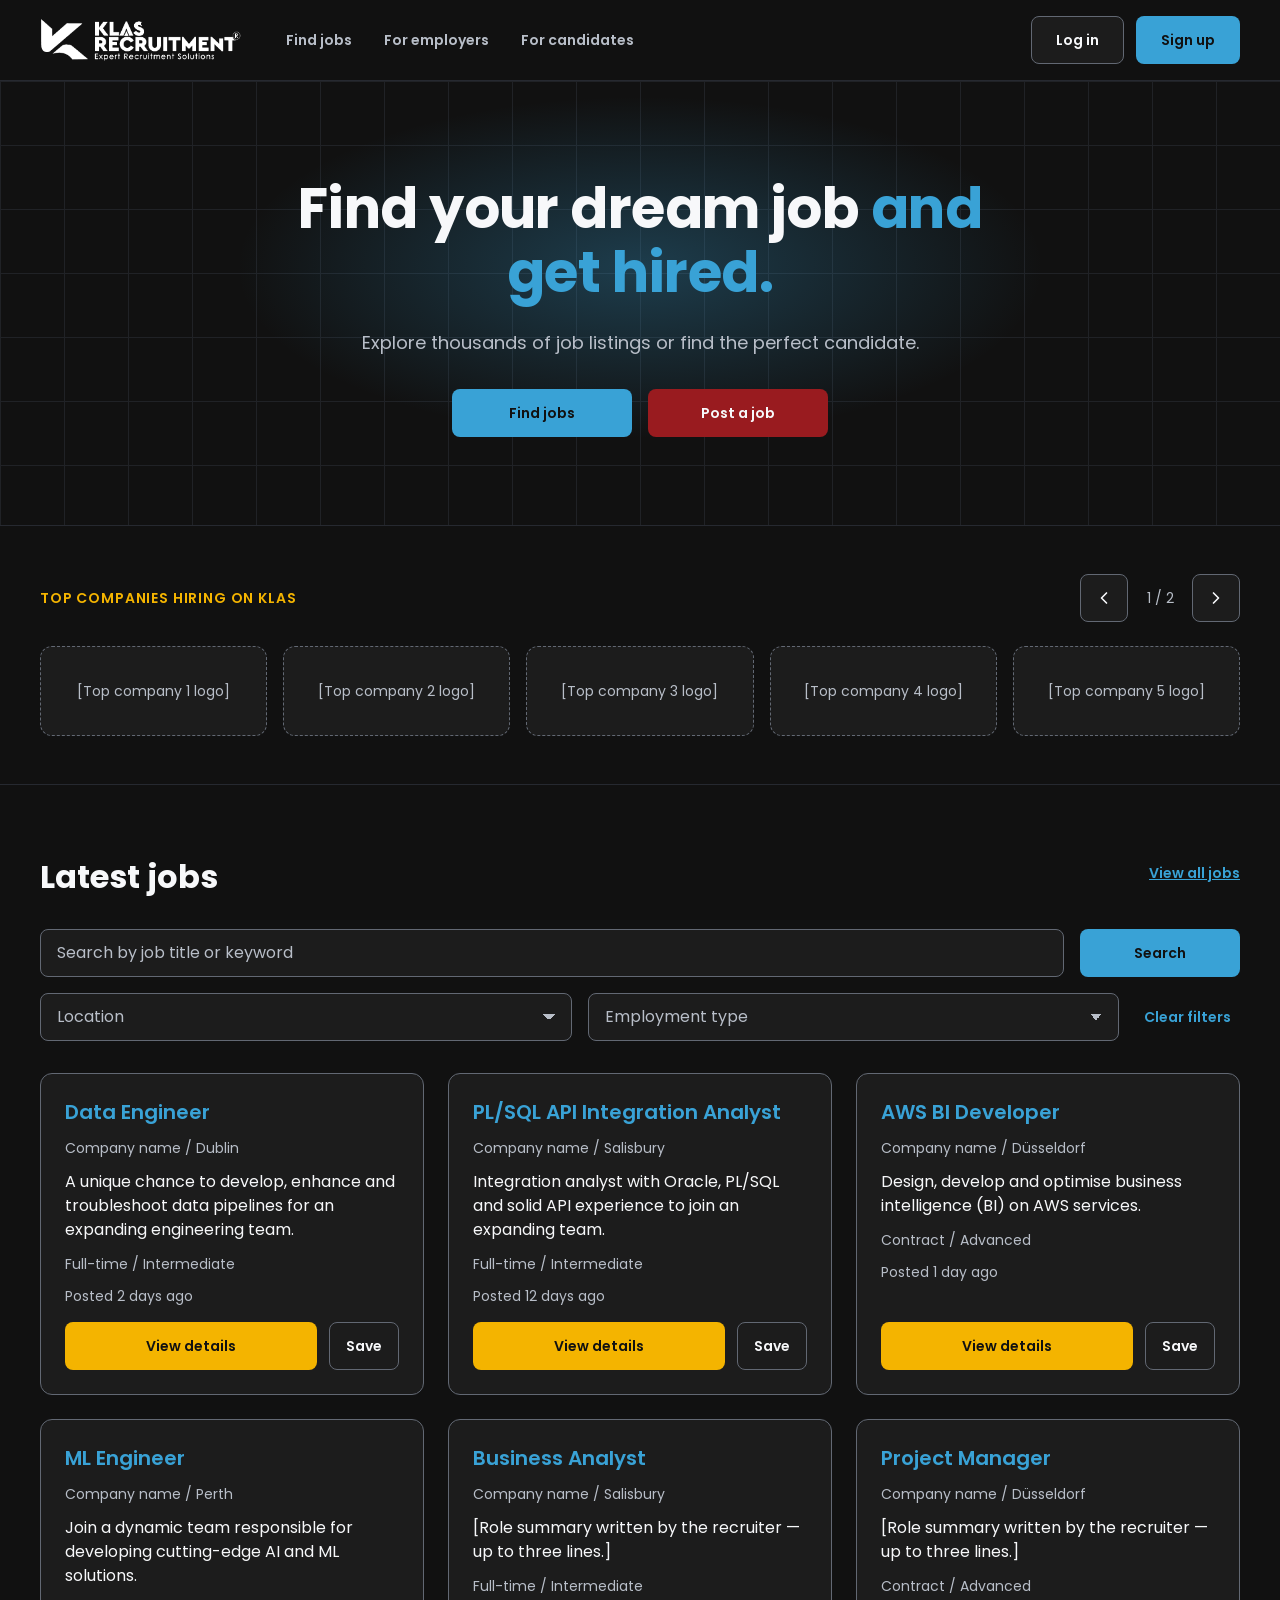
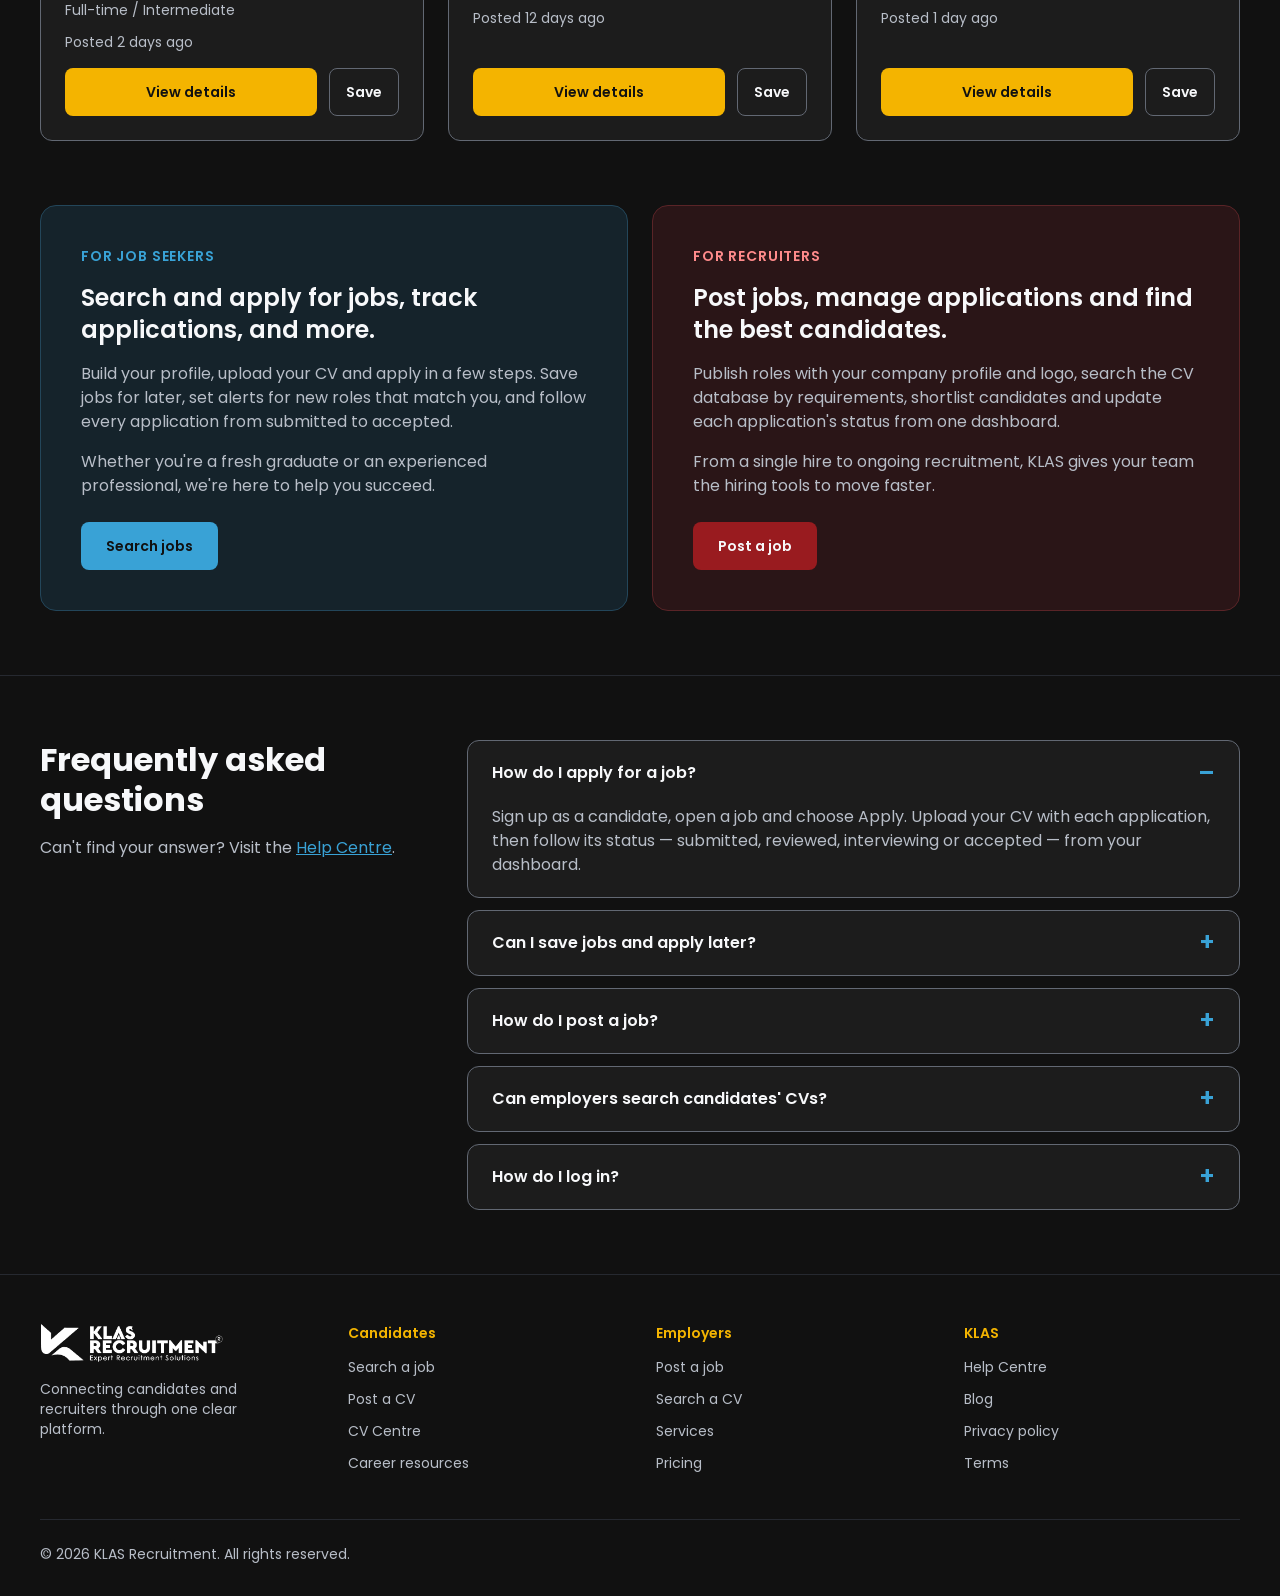
<file: index.html>
<!doctype html>
<html lang="en">
<head>
<meta charset="utf-8">
<meta name="viewport" content="width=device-width, initial-scale=1">
<meta name="robots" content="noindex, nofollow">
<title>KLAS Recruitment — Find your dream job</title>
<link rel="icon" type="image/png" href="assets/favicon.png">
<link rel="preconnect" href="https://fonts.googleapis.com">
<link rel="preconnect" href="https://fonts.gstatic.com" crossorigin>
<link rel="stylesheet" href="https://fonts.googleapis.com/css2?family=Poppins:wght@400;600;700&amp;display=swap">
<link rel="stylesheet" href="assets/tokens.css">
<link rel="stylesheet" href="assets/klas.css">
<style>
.klx,.br{display:contents}.br[hidden]{display:none}
body{margin:0}
.kl-nav{display:inline-flex;align-items:center;min-height:48px;padding:0 12px;border-radius:8px;font:600 14px/20px Poppins,Arial,sans-serif;text-decoration:none;color:#B8BEC8}
.kl-nav:hover{color:#F7F8FA;background:#1C1C1C}
.kl-nav.on{color:#F7F8FA;background:#1C1C1C;box-shadow:inset 0 -2px 0 #39A2D6}
.kl-nav:focus-visible{outline:2px solid #7DD3FC;outline-offset:2px}
body{margin:0}
.kl-flink{color:#B8BEC8;text-decoration:none;font-size:14px;line-height:20px;display:inline-block;padding:6px 0}
.kl-flink:hover{color:#F7F8FA;text-decoration:underline}
.kl-flink:focus-visible{outline:2px solid #7DD3FC;outline-offset:2px}
body{margin:0;background:#111111}
a{color:#39A2D6}a:hover{color:#7DD3FC}
a.kl-btn{text-decoration:none}
.wrap{box-sizing:border-box;max-width:1248px;margin:0 auto;padding:0 24px}
.hero{background:radial-gradient(ellipse 45% 55% at 50% 42%, rgba(57,162,214,0.30), rgba(17,17,17,0) 70%), linear-gradient(#202226 1px, rgba(0,0,0,0) 1px) 0 0/64px 64px, linear-gradient(90deg, #202226 1px, rgba(0,0,0,0) 1px) 0 0/64px 64px, #111111}
.faq{border:1px solid #626873;border-radius:12px;background:#1C1C1C}
.faq summary{cursor:pointer;list-style:none;padding:20px 24px;font:600 16px/24px Poppins,Arial,sans-serif;color:#F7F8FA;display:flex;justify-content:space-between;gap:16px;min-height:48px;box-sizing:border-box;align-items:center}
.faq summary::-webkit-details-marker{display:none}
.faq summary::after{content:"+";color:#39A2D6;font-size:24px;line-height:24px}
.faq[open] summary::after{content:"–"}
.faq summary:focus-visible{outline:2px solid #7DD3FC;outline-offset:2px;border-radius:12px}
.car-btn{width:48px;height:48px;border-radius:8px;border:1px solid #626873;background:#1C1C1C;color:#F7F8FA;cursor:pointer;display:flex;align-items:center;justify-content:center}
.car-btn:hover{border-color:#B8BEC8}
.car-btn:focus-visible{outline:2px solid #7DD3FC;outline-offset:2px}
@media (max-width:767px){.wrap{padding:0 16px}.hero h1{font-size:32px !important;line-height:40px !important}.sec{padding:40px 0 !important}.faqgrid{grid-template-columns:minmax(0,1fr) !important}}
</style>
</head>
<body>
<div style="background: var(--background); color: var(--text); font-family: var(--font-sans); min-height: 100vh">
<header style="background: var(--background); border-bottom: 1px solid #262930; font-family: var(--font-sans); color: var(--text)">
<div style="box-sizing: border-box; max-width: 1248px; margin: 0 auto; padding: 16px 24px; display: flex; flex-wrap: wrap; align-items: center; gap: 16px 32px">
<a href="index.html" aria-label="KLAS Recruitment home" style="display: flex; align-items: center; min-height: 48px">
<img src="assets/klas-logo-white.png" alt="KLAS Recruitment — Expert Recruitment Solutions" style="height: 44px; width: auto; display: block">
</a>
<nav aria-label="Main" style="display: flex; flex-wrap: wrap; gap: 4px 8px; flex: 1 1 320px">
<a href="jobs.html" class="kl-nav">Find jobs</a>
<a href="employers.html" class="kl-nav">For employers</a>
<a href="candidates.html" class="kl-nav">For candidates</a>
</nav>
<div style="display: flex; gap: 12px; flex-wrap: wrap">
<a href="log-in.html" class="kl-btn kl-btn-secondary" style="text-decoration: none">Log in</a>
<a href="join.html" class="kl-btn kl-btn-primary" style="text-decoration: none">Sign up</a>
</div>
</div>
</header>

<main>
<section class="hero" aria-labelledby="hero-title" style="padding: 96px 0 88px">
<div class="wrap" style="display: flex; flex-direction: column; align-items: center; text-align: center; gap: 24px">
<h1 id="hero-title" style="margin: 0; font: 700 56px/64px var(--font-sans); letter-spacing: -0.01em; max-width: 760px">Find your dream job <span style="color: var(--primary)">and get hired.</span></h1>
<p style="margin: 0; font-size: 18px; line-height: 28px; color: var(--muted); max-width: 560px">Explore thousands of job listings or find the perfect candidate.</p>
<div style="display: flex; flex-wrap: wrap; justify-content: center; gap: 16px; margin-top: 8px">
<a href="jobs.html" class="kl-btn kl-btn-primary" style="min-width: 180px">Find jobs</a>
<a href="join.html" class="kl-btn kl-btn-recruiter" style="min-width: 180px">Post a job</a>
</div>
</div>
</section>

<section aria-labelledby="companies-title" style="padding: 48px 0; border-top: 1px solid #262930; border-bottom: 1px solid #262930">
<div class="wrap" style="display: flex; flex-direction: column; gap: 24px">
<div style="display: flex; flex-wrap: wrap; justify-content: space-between; align-items: center; gap: 16px">
<h2 id="companies-title" style="margin: 0; font: 600 14px/20px var(--font-sans); color: var(--accent); letter-spacing: 0.06em; text-transform: uppercase">Top companies hiring on KLAS</h2>
<div style="display: flex; align-items: center; gap: 12px">
<button type="button" class="car-btn" aria-label="Previous companies" data-action="prev"><svg width="20" height="20" viewBox="0 0 24 24" fill="none" stroke="currentColor" stroke-width="2" stroke-linecap="round" stroke-linejoin="round" aria-hidden="true"><path d="M15 18l-6-6 6-6"></path></svg></button>
<span style="font-size: 14px; color: var(--muted); min-width: 40px; text-align: center" aria-live="polite">1 / 2</span>
<button type="button" class="car-btn" aria-label="Next companies" data-action="next"><svg width="20" height="20" viewBox="0 0 24 24" fill="none" stroke="currentColor" stroke-width="2" stroke-linecap="round" stroke-linejoin="round" aria-hidden="true"><path d="M9 18l6-6-6-6"></path></svg></button>
</div>
</div>
<div style="display: grid; grid-template-columns: repeat(auto-fit, minmax(180px, 1fr)); gap: 16px">

<div style="height: 88px; border: 1px dashed #626873; border-radius: 12px; display: flex; align-items: center; justify-content: center; color: var(--muted); font-size: 14px; background: var(--surface)">[Top company 1 logo]</div>

<div style="height: 88px; border: 1px dashed #626873; border-radius: 12px; display: flex; align-items: center; justify-content: center; color: var(--muted); font-size: 14px; background: var(--surface)">[Top company 2 logo]</div>

<div style="height: 88px; border: 1px dashed #626873; border-radius: 12px; display: flex; align-items: center; justify-content: center; color: var(--muted); font-size: 14px; background: var(--surface)">[Top company 3 logo]</div>

<div style="height: 88px; border: 1px dashed #626873; border-radius: 12px; display: flex; align-items: center; justify-content: center; color: var(--muted); font-size: 14px; background: var(--surface)">[Top company 4 logo]</div>

<div style="height: 88px; border: 1px dashed #626873; border-radius: 12px; display: flex; align-items: center; justify-content: center; color: var(--muted); font-size: 14px; background: var(--surface)">[Top company 5 logo]</div>

</div>
</div>
</section>

<section class="sec" aria-labelledby="latest-title" style="padding: 64px 0">
<div class="wrap" style="display: flex; flex-direction: column; gap: 32px">
<div style="display: flex; flex-wrap: wrap; justify-content: space-between; align-items: flex-end; gap: 16px">
<h2 id="latest-title" style="margin: 0; font: 700 32px/40px var(--font-sans)">Latest jobs</h2>
<a href="jobs.html" style="font-weight: 600; font-size: 14px; min-height: 48px; display: inline-flex; align-items: center">View all jobs</a>
</div>
<div class="klx" data-c="SearchBar" data-p="{&quot;locations&quot;: [&quot;Dublin&quot;, &quot;Salisbury&quot;, &quot;Düsseldorf&quot;, &quot;Perth&quot;, &quot;Remote&quot;]}"></div>
<div style="display: grid; grid-template-columns: repeat(auto-fill, minmax(320px, 1fr)); gap: 24px">

<div class="klx" data-c="JobCard" data-p="{&quot;title&quot;: &quot;Data Engineer&quot;, &quot;company&quot;: &quot;Company name&quot;, &quot;location&quot;: &quot;Dublin&quot;, &quot;summary&quot;: &quot;A unique chance to develop, enhance and troubleshoot data pipelines for an expanding engineering team.&quot;, &quot;employmentType&quot;: &quot;Full-time&quot;, &quot;level&quot;: &quot;Intermediate&quot;, &quot;postedDaysAgo&quot;: 2}"></div>

<div class="klx" data-c="JobCard" data-p="{&quot;title&quot;: &quot;PL/SQL API Integration Analyst&quot;, &quot;company&quot;: &quot;Company name&quot;, &quot;location&quot;: &quot;Salisbury&quot;, &quot;summary&quot;: &quot;Integration analyst with Oracle, PL/SQL and solid API experience to join an expanding team.&quot;, &quot;employmentType&quot;: &quot;Full-time&quot;, &quot;level&quot;: &quot;Intermediate&quot;, &quot;postedDaysAgo&quot;: 12}"></div>

<div class="klx" data-c="JobCard" data-p="{&quot;title&quot;: &quot;AWS BI Developer&quot;, &quot;company&quot;: &quot;Company name&quot;, &quot;location&quot;: &quot;Düsseldorf&quot;, &quot;summary&quot;: &quot;Design, develop and optimise business intelligence (BI) on AWS services.&quot;, &quot;employmentType&quot;: &quot;Contract&quot;, &quot;level&quot;: &quot;Advanced&quot;, &quot;postedDaysAgo&quot;: 1}"></div>

<div class="klx" data-c="JobCard" data-p="{&quot;title&quot;: &quot;ML Engineer&quot;, &quot;company&quot;: &quot;Company name&quot;, &quot;location&quot;: &quot;Perth&quot;, &quot;summary&quot;: &quot;Join a dynamic team responsible for developing cutting-edge AI and ML solutions.&quot;, &quot;employmentType&quot;: &quot;Full-time&quot;, &quot;level&quot;: &quot;Intermediate&quot;, &quot;postedDaysAgo&quot;: 2}"></div>

<div class="klx" data-c="JobCard" data-p="{&quot;title&quot;: &quot;Business Analyst&quot;, &quot;company&quot;: &quot;Company name&quot;, &quot;location&quot;: &quot;Salisbury&quot;, &quot;summary&quot;: &quot;[Role summary written by the recruiter — up to three lines.]&quot;, &quot;employmentType&quot;: &quot;Full-time&quot;, &quot;level&quot;: &quot;Intermediate&quot;, &quot;postedDaysAgo&quot;: 12}"></div>

<div class="klx" data-c="JobCard" data-p="{&quot;title&quot;: &quot;Project Manager&quot;, &quot;company&quot;: &quot;Company name&quot;, &quot;location&quot;: &quot;Düsseldorf&quot;, &quot;summary&quot;: &quot;[Role summary written by the recruiter — up to three lines.]&quot;, &quot;employmentType&quot;: &quot;Contract&quot;, &quot;level&quot;: &quot;Advanced&quot;, &quot;postedDaysAgo&quot;: 1}"></div>

</div>
</div>
</section>

<section class="sec" aria-label="Who KLAS is for" style="padding: 0 0 64px">
<div class="wrap" style="display: grid; grid-template-columns: repeat(auto-fit, minmax(320px, 1fr)); gap: 24px">
<div style="box-sizing: border-box; padding: 40px; border-radius: 16px; background: #15232B; border: 1px solid #23465A; display: flex; flex-direction: column; gap: 16px">
<p style="margin: 0; font: 600 14px/20px var(--font-sans); color: var(--primary); letter-spacing: 0.06em; text-transform: uppercase">For job seekers</p>
<h2 style="margin: 0; font: 600 24px/32px var(--font-sans)">Search and apply for jobs, track applications, and more.</h2>
<p style="margin: 0; color: var(--muted)">Build your profile, upload your CV and apply in a few steps. Save jobs for later, set alerts for new roles that match you, and follow every application from submitted to accepted.</p>
<p style="margin: 0; color: var(--muted)">Whether you're a fresh graduate or an experienced professional, we're here to help you succeed.</p>
<a href="jobs.html" class="kl-btn kl-btn-primary" style="align-self: flex-start; margin-top: 8px">Search jobs</a>
</div>
<div style="box-sizing: border-box; padding: 40px; border-radius: 16px; background: #2A1517; border: 1px solid #5A2427; display: flex; flex-direction: column; gap: 16px">
<p style="margin: 0; font: 600 14px/20px var(--font-sans); color: #FF8B8B; letter-spacing: 0.06em; text-transform: uppercase">For recruiters</p>
<h2 style="margin: 0; font: 600 24px/32px var(--font-sans)">Post jobs, manage applications and find the best candidates.</h2>
<p style="margin: 0; color: var(--muted)">Publish roles with your company profile and logo, search the CV database by requirements, shortlist candidates and update each application's status from one dashboard.</p>
<p style="margin: 0; color: var(--muted)">From a single hire to ongoing recruitment, KLAS gives your team the hiring tools to move faster.</p>
<a href="join.html" class="kl-btn kl-btn-recruiter" style="align-self: flex-start; margin-top: 8px">Post a job</a>
</div>
</div>
</section>

<section class="sec" aria-labelledby="faq-title" style="padding: 64px 0; border-top: 1px solid #262930">
<div class="wrap faqgrid" style="display: grid; grid-template-columns: minmax(0, 1fr) minmax(0, 2fr); gap: 40px; align-items: start">
<div style="display: flex; flex-direction: column; gap: 16px">
<h2 id="faq-title" style="margin: 0; font: 700 32px/40px var(--font-sans)">Frequently asked questions</h2>
<p style="margin: 0; color: var(--muted)">Can't find your answer? Visit the <a href="index.html">Help Centre</a>.</p>
</div>
<div style="display: flex; flex-direction: column; gap: 12px; min-width: 0">
<details class="faq" open>
<summary>How do I apply for a job?</summary>
<p style="margin: 0; padding: 0 24px 20px; color: var(--muted)">Sign up as a candidate, open a job and choose Apply. Upload your CV with each application, then follow its status — submitted, reviewed, interviewing or accepted — from your dashboard.</p>
</details>
<details class="faq">
<summary>Can I save jobs and apply later?</summary>
<p style="margin: 0; padding: 0 24px 20px; color: var(--muted)">Yes. Select Save on any job and it appears under Saved jobs in your dashboard.</p>
</details>
<details class="faq">
<summary>How do I post a job?</summary>
<p style="margin: 0; padding: 0 24px 20px; color: var(--muted)">Sign up as a recruiter and choose Post a job. Add the title, company, location and description; pick a company you've used before or add a new one with its logo.</p>
</details>
<details class="faq">
<summary>Can employers search candidates' CVs?</summary>
<p style="margin: 0; padding: 0 24px 20px; color: var(--muted)">Yes. Recruiters can search stored CVs by their requirements and shortlist candidates. Access depends on your plan — see <a href="employers.html">pricing for employers</a>.</p>
</details>
<details class="faq">
<summary>How do I log in?</summary>
<p style="margin: 0; padding: 0 24px 20px; color: var(--muted)">Use your email address and password, or continue with your Google account.</p>
</details>
</div>
</div>
</section>
</main>

<footer style="background: var(--background); border-top: 1px solid #262930; font-family: var(--font-sans); color: var(--text)">
<div style="box-sizing: border-box; max-width: 1248px; margin: 0 auto; padding: 48px 24px 32px; display: flex; flex-direction: column; gap: 40px">
<div style="display: grid; grid-template-columns: repeat(auto-fit, minmax(200px, 1fr)); gap: 32px">
<div style="display: flex; flex-direction: column; gap: 16px">
<img src="assets/klas-logo-white.png" alt="KLAS Recruitment" style="height: 40px; width: auto; align-self: flex-start">
<p style="margin: 0; font-size: 14px; line-height: 20px; color: var(--muted); max-width: 260px">Connecting candidates and recruiters through one clear platform.</p>
</div>
<nav aria-label="Candidates" style="display: flex; flex-direction: column">
<h2 style="margin: 0 0 8px; font: 600 14px/20px var(--font-sans); color: var(--accent)">Candidates</h2>
<a class="kl-flink" href="jobs.html">Search a job</a>
<a class="kl-flink" href="candidates.html">Post a CV</a>
<a class="kl-flink" href="candidates.html">CV Centre</a>
<a class="kl-flink" href="candidates.html">Career resources</a>
</nav>
<nav aria-label="Employers" style="display: flex; flex-direction: column">
<h2 style="margin: 0 0 8px; font: 600 14px/20px var(--font-sans); color: var(--accent)">Employers</h2>
<a class="kl-flink" href="post-job.html">Post a job</a>
<a class="kl-flink" href="employers.html">Search a CV</a>
<a class="kl-flink" href="employers.html">Services</a>
<a class="kl-flink" href="employers.html">Pricing</a>
</nav>
<nav aria-label="KLAS" style="display: flex; flex-direction: column">
<h2 style="margin: 0 0 8px; font: 600 14px/20px var(--font-sans); color: var(--accent)">KLAS</h2>
<a class="kl-flink" href="index.html">Help Centre</a>
<a class="kl-flink" href="index.html">Blog</a>
<a class="kl-flink" href="index.html">Privacy policy</a>
<a class="kl-flink" href="index.html">Terms</a>
</nav>
</div>
<p style="margin: 0; padding-top: 24px; border-top: 1px solid #262930; font-size: 14px; line-height: 20px; color: var(--muted)">© <span data-year>2026</span> KLAS Recruitment. All rights reserved.</p>
</div>
</footer>
</div>
<script src="assets/react.production.min.js"></script>
<script src="assets/react-dom.production.min.js"></script>
<script src="assets/klas.js"></script>
<script src="assets/mount.js"></script>
<script>
(function(){
  var page = 0, pages = 2;
  var sec = document.querySelector('[aria-labelledby="companies-title"]');
  var label = sec.querySelector('[aria-live]');
  var tiles = Array.prototype.filter.call(sec.querySelectorAll('div'), function(d){ return /^\[Top company/.test(d.textContent); });
  function show(){ label.textContent = (page + 1) + ' / ' + pages; tiles.forEach(function(t, i){ t.textContent = '[Top company ' + (page * 5 + i + 1) + ' logo]'; }); }
  sec.querySelector('[data-action="prev"]').addEventListener('click', function(){ page = (page + pages - 1) % pages; show(); });
  sec.querySelector('[data-action="next"]').addEventListener('click', function(){ page = (page + 1) % pages; show(); });
})();</script>
</body>
</html>
</file>
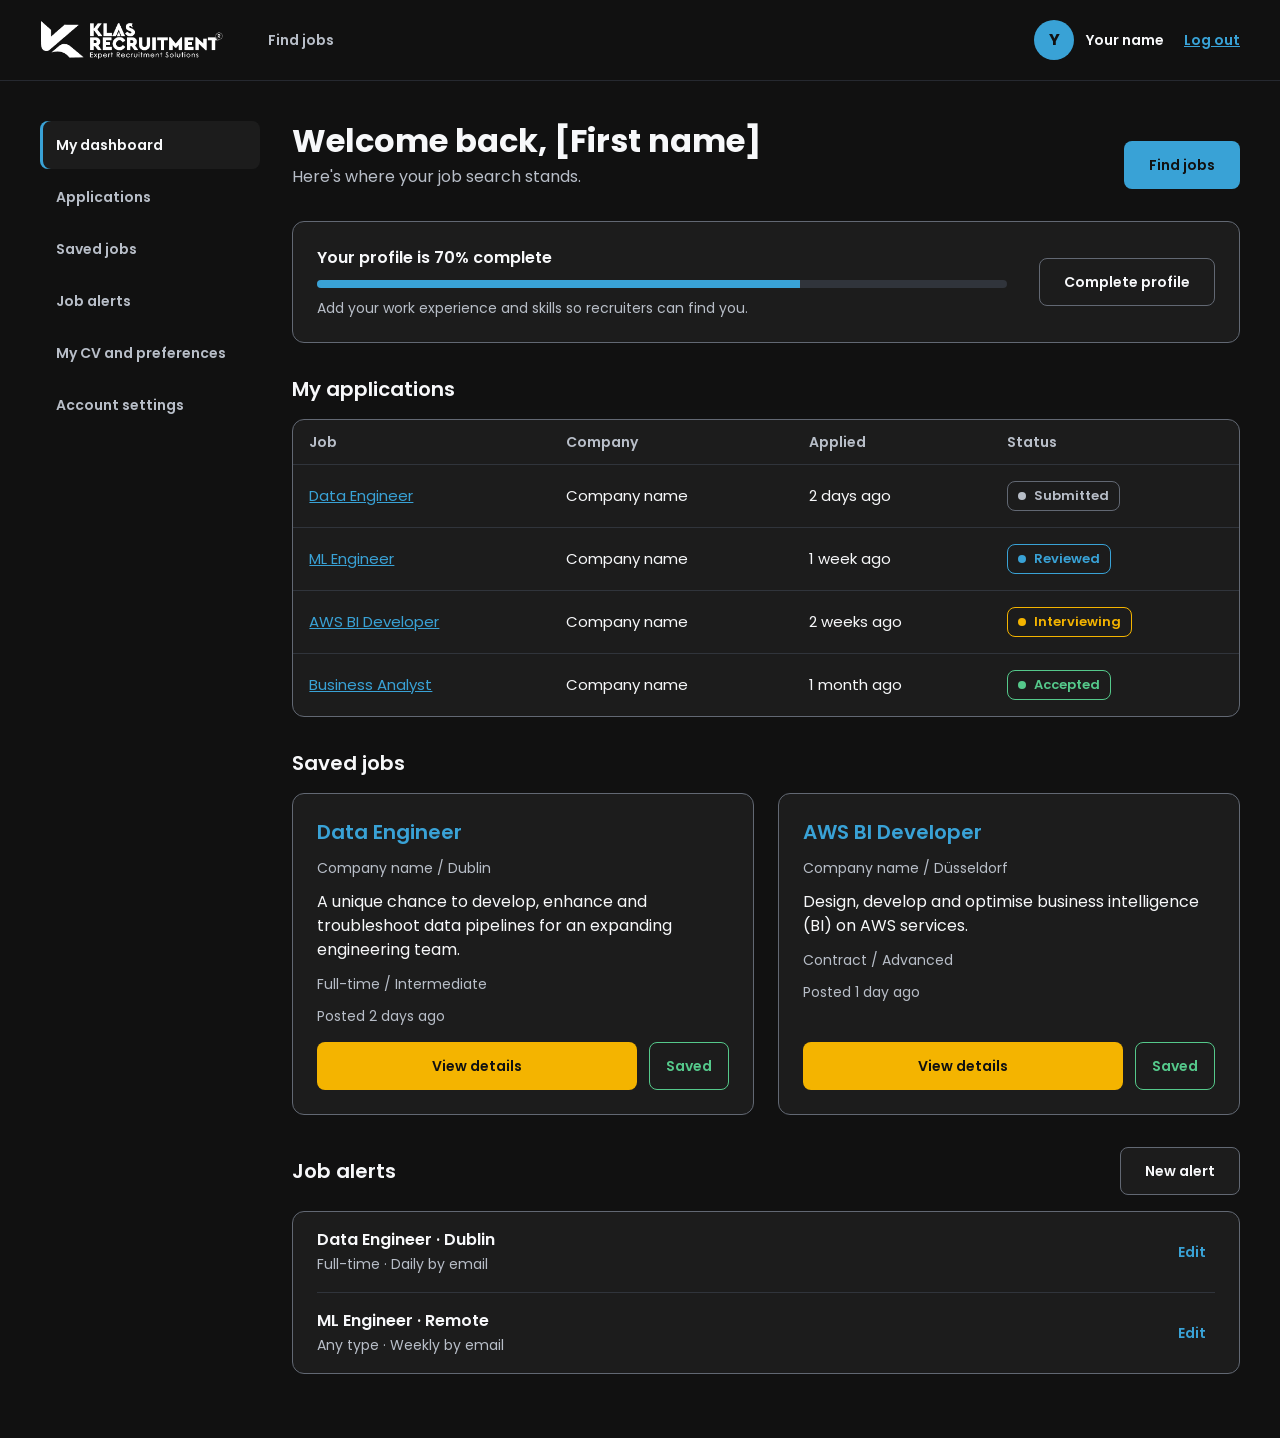
<file: candidate.html>
<!doctype html>
<html lang="en">
<head>
<meta charset="utf-8">
<meta name="viewport" content="width=device-width, initial-scale=1">
<meta name="robots" content="noindex, nofollow">
<title>My dashboard — KLAS Recruitment</title>
<link rel="icon" type="image/png" href="assets/favicon.png">
<link rel="preconnect" href="https://fonts.googleapis.com">
<link rel="preconnect" href="https://fonts.gstatic.com" crossorigin>
<link rel="stylesheet" href="https://fonts.googleapis.com/css2?family=Poppins:wght@400;600;700&amp;display=swap">
<link rel="stylesheet" href="assets/tokens.css">
<link rel="stylesheet" href="assets/klas.css">
<style>
.klx,.br{display:contents}.br[hidden]{display:none}
body{margin:0}
.kl-nav{display:inline-flex;align-items:center;min-height:48px;padding:0 12px;border-radius:8px;font:600 14px/20px Poppins,Arial,sans-serif;text-decoration:none;color:#B8BEC8}
.kl-nav:hover{color:#F7F8FA;background:#1C1C1C}
.kl-nav.on{color:#F7F8FA;background:#1C1C1C;box-shadow:inset 0 -2px 0 #39A2D6}
.kl-nav:focus-visible{outline:2px solid #7DD3FC;outline-offset:2px}
body{margin:0}
.kl-flink{color:#B8BEC8;text-decoration:none;font-size:14px;line-height:20px;display:inline-block;padding:6px 0}
.kl-flink:hover{color:#F7F8FA;text-decoration:underline}
.kl-flink:focus-visible{outline:2px solid #7DD3FC;outline-offset:2px}
body{margin:0;background:#111111}
a{color:#39A2D6}a:hover{color:#7DD3FC}
a.kl-btn{text-decoration:none}
.wrap{box-sizing:border-box;max-width:1248px;margin:0 auto;padding:0 24px}
.side a{display:flex;align-items:center;min-height:48px;padding:0 16px;border-radius:8px;color:#B8BEC8;text-decoration:none;font:600 14px/20px Poppins,Arial,sans-serif}
.side a:hover{background:#1C1C1C;color:#F7F8FA}
.side a.on{background:#1C1C1C;color:#F7F8FA;box-shadow:inset 3px 0 0 #39A2D6}
.side a:focus-visible,.top a:focus-visible{outline:2px solid #7DD3FC;outline-offset:2px}
.box{box-sizing:border-box;padding:24px;border-radius:12px;background:#1C1C1C;border:1px solid #626873}
table{width:100%;border-collapse:collapse;min-width:620px}
th{text-align:left;font:600 14px/20px Poppins,Arial,sans-serif;color:#B8BEC8;padding:12px 16px;border-bottom:1px solid #30343B}
td{padding:16px;border-bottom:1px solid #30343B;color:#F7F8FA;font-size:15px;line-height:22px}
tr:last-child td{border-bottom:0}
.st{display:inline-flex;align-items:center;gap:8px;min-height:28px;padding:0 10px;border-radius:8px;font:600 13px/18px Poppins,Arial,sans-serif;border:1px solid}
.st::before{content:"";width:8px;height:8px;border-radius:50%;background:currentColor}
.st.sub{color:#B8BEC8;border-color:#626873}
.st.rev{color:#39A2D6;border-color:#39A2D6}
.st.int{color:#F4B400;border-color:#F4B400}
.st.acc{color:#55C98B;border-color:#55C98B}
.bar{height:8px;border-radius:8px;background:#30343B;overflow:hidden}
@media (max-width:767px){.wrap{padding:0 16px}}
</style>
</head>
<body>
<div style="background: var(--background); color: var(--text); font-family: var(--font-sans); min-height: 100vh">
<header class="top" style="border-bottom: 1px solid #262930">
<div class="wrap" style="padding-top: 16px; padding-bottom: 16px; display: flex; flex-wrap: wrap; align-items: center; gap: 16px 32px">
<a href="index.html" aria-label="KLAS Recruitment home" style="display: flex; min-height: 48px; align-items: center"><img src="assets/klas-logo-white.png" alt="KLAS Recruitment" style="height: 40px; width: auto"></a>
<nav aria-label="Main" style="flex: 1 1 240px; display: flex; gap: 8px; flex-wrap: wrap">
<a href="jobs.html" style="min-height: 48px; display: inline-flex; align-items: center; padding: 0 12px; color: var(--muted); text-decoration: none; font-weight: 600; font-size: 14px">Find jobs</a>
</nav>
<div style="display: flex; align-items: center; gap: 12px">
<span aria-hidden="true" style="width: 40px; height: 40px; border-radius: 50%; background: #39A2D6; color: #111111; display: flex; align-items: center; justify-content: center; font-weight: 700">Y</span>
<span style="font-weight: 600; font-size: 14px">Your name</span>
<a href="index.html" style="font-size: 14px; font-weight: 600; min-height: 48px; display: inline-flex; align-items: center; padding-left: 8px">Log out</a>
</div>
</div>
</header>
<div class="wrap" style="padding-top: 40px; padding-bottom: 64px; display: flex; flex-wrap: wrap; gap: 32px; align-items: flex-start">
<nav class="side" aria-label="Dashboard" style="flex: 1 1 220px; max-width: 100%; display: flex; flex-direction: column; gap: 4px">
<a href="candidate.html" class="on" aria-current="page">My dashboard</a>
<a href="#applications">Applications</a>
<a href="#saved">Saved jobs</a>
<a href="#alerts">Job alerts</a>
<a href="candidates.html">My CV and preferences</a>
<a href="candidate.html">Account settings</a>
</nav>
<main style="flex: 999 1 560px; min-width: 0; display: flex; flex-direction: column; gap: 32px">
<div style="display: flex; flex-wrap: wrap; justify-content: space-between; align-items: flex-end; gap: 16px">
<div>
<h1 style="margin: 0; font: 700 32px/40px var(--font-sans)">Welcome back, [First name]</h1>
<p style="margin: 4px 0 0; color: var(--muted)">Here's where your job search stands.</p>
</div>
<a href="jobs.html" class="kl-btn kl-btn-primary">Find jobs</a>
</div>

<div class="box" style="display: flex; flex-wrap: wrap; gap: 16px 32px; align-items: center">
<div style="flex: 1 1 320px; display: flex; flex-direction: column; gap: 10px">
<p style="margin: 0; font-weight: 600">Your profile is 70% complete</p>
<div class="bar" role="progressbar" aria-valuenow="70" aria-valuemin="0" aria-valuemax="100" aria-label="Profile completeness"><div style="width: 70%; height: 100%; background: var(--primary)"></div></div>
<p style="margin: 0; font-size: 14px; line-height: 20px; color: var(--muted)">Add your work experience and skills so recruiters can find you.</p>
</div>
<a href="candidates.html" class="kl-btn kl-btn-secondary">Complete profile</a>
</div>

<section id="applications" aria-labelledby="apps-title" style="display: flex; flex-direction: column; gap: 16px">
<h2 id="apps-title" style="margin: 0; font: 600 20px/28px var(--font-sans)">My applications</h2>
<div class="box" style="padding: 0; overflow-x: auto">
<table>
<thead><tr><th scope="col">Job</th><th scope="col">Company</th><th scope="col">Applied</th><th scope="col">Status</th></tr></thead>
<tbody>
<tr><td><a href="job.html">Data Engineer</a></td><td>Company name</td><td>2 days ago</td><td><span class="st sub">Submitted</span></td></tr>
<tr><td><a href="job.html">ML Engineer</a></td><td>Company name</td><td>1 week ago</td><td><span class="st rev">Reviewed</span></td></tr>
<tr><td><a href="job.html">AWS BI Developer</a></td><td>Company name</td><td>2 weeks ago</td><td><span class="st int">Interviewing</span></td></tr>
<tr><td><a href="job.html">Business Analyst</a></td><td>Company name</td><td>1 month ago</td><td><span class="st acc">Accepted</span></td></tr>
</tbody>
</table>
</div>
</section>

<section id="saved" aria-labelledby="saved-title" style="display: flex; flex-direction: column; gap: 16px">
<h2 id="saved-title" style="margin: 0; font: 600 20px/28px var(--font-sans)">Saved jobs</h2>
<div style="display: grid; grid-template-columns: repeat(auto-fill, minmax(300px, 1fr)); gap: 24px">

<div class="klx" data-c="JobCard" data-p="{&quot;title&quot;: &quot;Data Engineer&quot;, &quot;company&quot;: &quot;Company name&quot;, &quot;location&quot;: &quot;Dublin&quot;, &quot;summary&quot;: &quot;A unique chance to develop, enhance and troubleshoot data pipelines for an expanding engineering team.&quot;, &quot;employmentType&quot;: &quot;Full-time&quot;, &quot;level&quot;: &quot;Intermediate&quot;, &quot;postedDaysAgo&quot;: 2, &quot;saved&quot;: true}"></div>

<div class="klx" data-c="JobCard" data-p="{&quot;title&quot;: &quot;AWS BI Developer&quot;, &quot;company&quot;: &quot;Company name&quot;, &quot;location&quot;: &quot;Düsseldorf&quot;, &quot;summary&quot;: &quot;Design, develop and optimise business intelligence (BI) on AWS services.&quot;, &quot;employmentType&quot;: &quot;Contract&quot;, &quot;level&quot;: &quot;Advanced&quot;, &quot;postedDaysAgo&quot;: 1, &quot;saved&quot;: true}"></div>

</div>
</section>

<section id="alerts" aria-labelledby="alerts-title" style="display: flex; flex-direction: column; gap: 16px">
<div style="display: flex; flex-wrap: wrap; justify-content: space-between; align-items: center; gap: 12px">
<h2 id="alerts-title" style="margin: 0; font: 600 20px/28px var(--font-sans)">Job alerts</h2>
<div class="klx" data-c="Button" data-p="{&quot;variant&quot;: &quot;secondary&quot;}">New alert</div>
</div>
<div class="box" style="display: flex; flex-direction: column; gap: 0; padding: 0 24px">
<div style="display: flex; flex-wrap: wrap; justify-content: space-between; align-items: center; gap: 12px; padding: 16px 0; border-bottom: 1px solid #30343B">
<div><p style="margin: 0; font-weight: 600">Data Engineer · Dublin</p><p style="margin: 0; font-size: 14px; color: var(--muted)">Full-time · Daily by email</p></div>
<div class="klx" data-c="Button" data-p="{&quot;variant&quot;: &quot;link&quot;}">Edit</div>
</div>
<div style="display: flex; flex-wrap: wrap; justify-content: space-between; align-items: center; gap: 12px; padding: 16px 0">
<div><p style="margin: 0; font-weight: 600">ML Engineer · Remote</p><p style="margin: 0; font-size: 14px; color: var(--muted)">Any type · Weekly by email</p></div>
<div class="klx" data-c="Button" data-p="{&quot;variant&quot;: &quot;link&quot;}">Edit</div>
</div>
</div>
</section>
</main>
</div>
</div>
<script src="assets/react.production.min.js"></script>
<script src="assets/react-dom.production.min.js"></script>
<script src="assets/klas.js"></script>
<script src="assets/mount.js"></script>

</body>
</html>
</file>
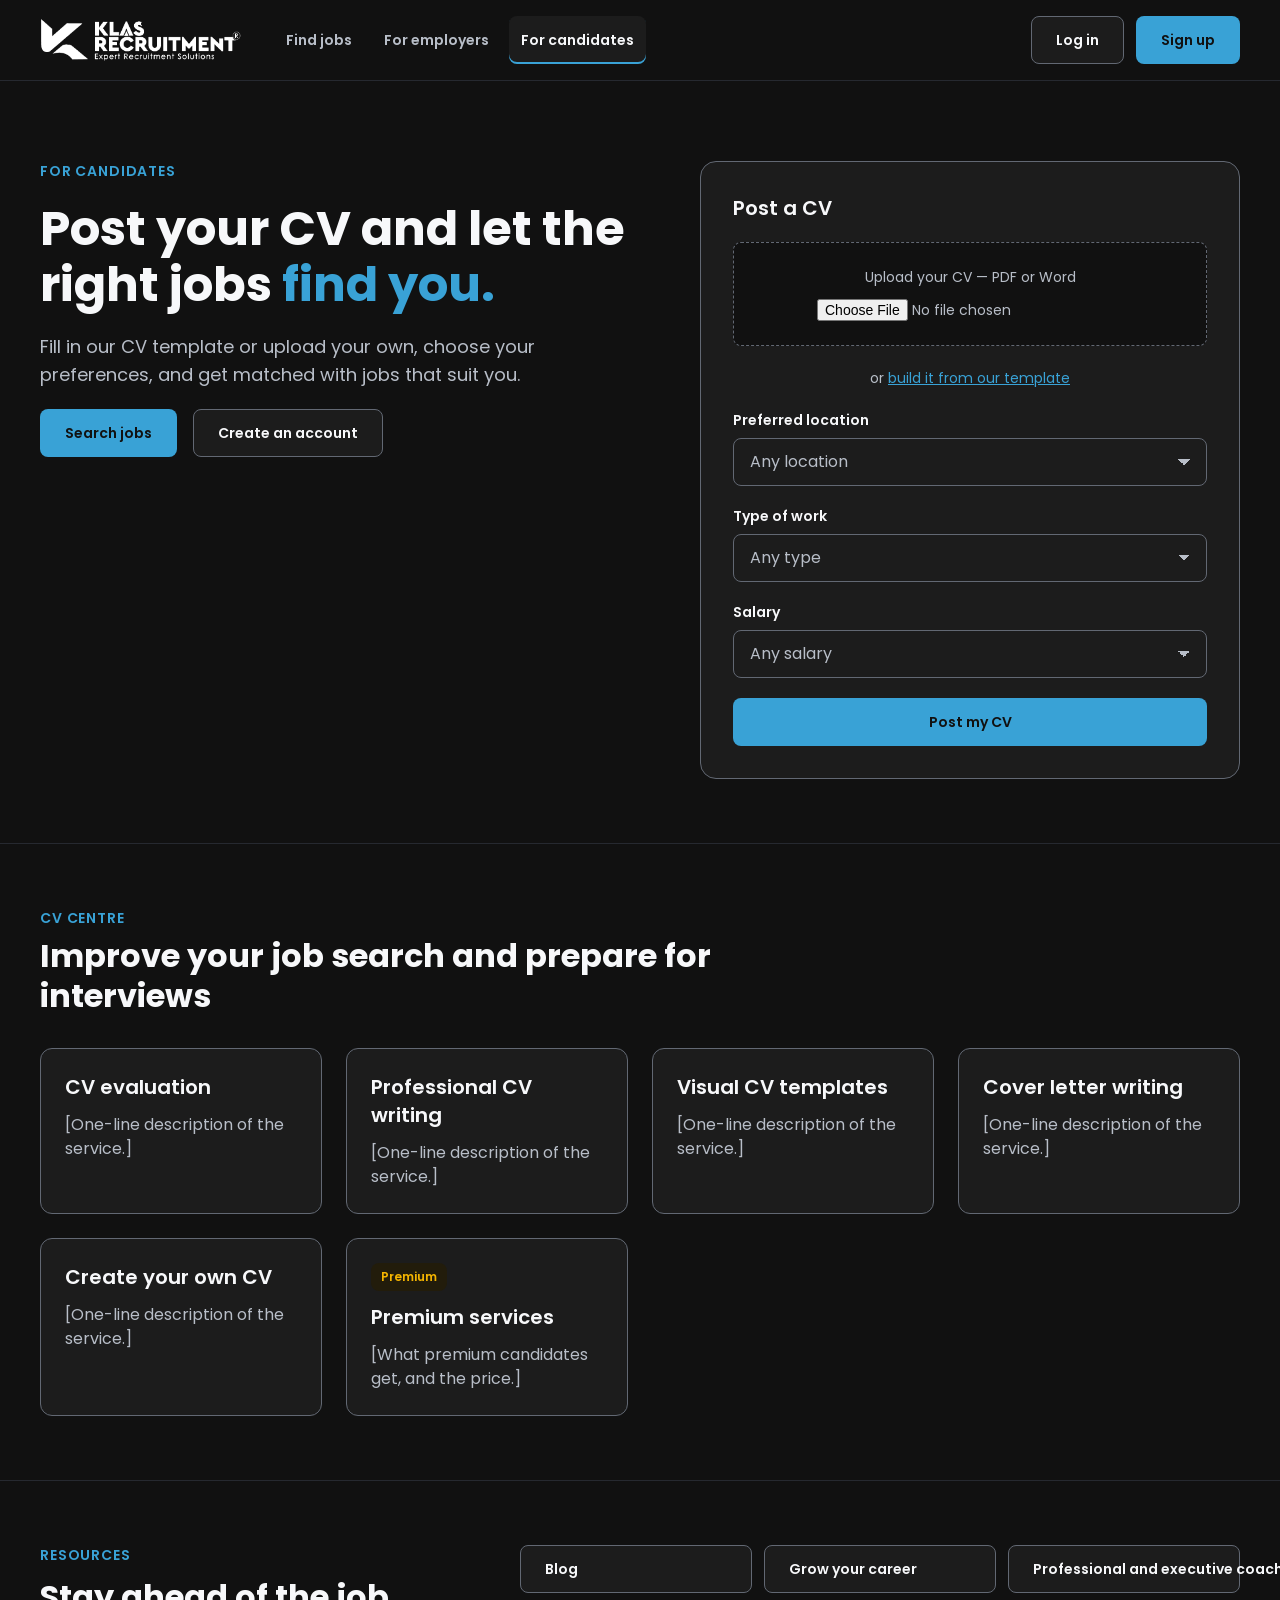
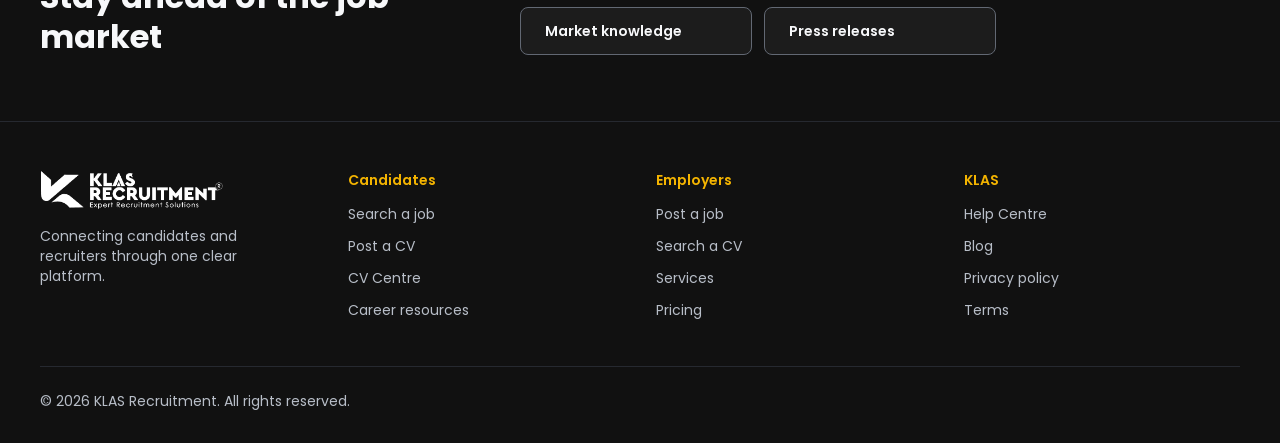
<file: candidates.html>
<!doctype html>
<html lang="en">
<head>
<meta charset="utf-8">
<meta name="viewport" content="width=device-width, initial-scale=1">
<meta name="robots" content="noindex, nofollow">
<title>For candidates — KLAS Recruitment</title>
<link rel="icon" type="image/png" href="assets/favicon.png">
<link rel="preconnect" href="https://fonts.googleapis.com">
<link rel="preconnect" href="https://fonts.gstatic.com" crossorigin>
<link rel="stylesheet" href="https://fonts.googleapis.com/css2?family=Poppins:wght@400;600;700&amp;display=swap">
<link rel="stylesheet" href="assets/tokens.css">
<link rel="stylesheet" href="assets/klas.css">
<style>
.klx,.br{display:contents}.br[hidden]{display:none}
body{margin:0}
.kl-nav{display:inline-flex;align-items:center;min-height:48px;padding:0 12px;border-radius:8px;font:600 14px/20px Poppins,Arial,sans-serif;text-decoration:none;color:#B8BEC8}
.kl-nav:hover{color:#F7F8FA;background:#1C1C1C}
.kl-nav.on{color:#F7F8FA;background:#1C1C1C;box-shadow:inset 0 -2px 0 #39A2D6}
.kl-nav:focus-visible{outline:2px solid #7DD3FC;outline-offset:2px}
body{margin:0}
.kl-flink{color:#B8BEC8;text-decoration:none;font-size:14px;line-height:20px;display:inline-block;padding:6px 0}
.kl-flink:hover{color:#F7F8FA;text-decoration:underline}
.kl-flink:focus-visible{outline:2px solid #7DD3FC;outline-offset:2px}
body{margin:0;background:#111111}
a{color:#39A2D6}a:hover{color:#7DD3FC}
a.kl-btn{text-decoration:none}
.wrap{box-sizing:border-box;max-width:1248px;margin:0 auto;padding:0 24px}
.card{box-sizing:border-box;padding:24px;border-radius:12px;background:#1C1C1C;border:1px solid #626873;display:flex;flex-direction:column;gap:12px}
.card h3{margin:0;font:600 20px/28px Poppins,Arial,sans-serif;color:#F7F8FA}
.card p{margin:0;color:#B8BEC8}
.eyebrow{margin:0;font:600 14px/20px Poppins,Arial,sans-serif;color:#39A2D6;letter-spacing:.06em;text-transform:uppercase}
.tag{display:inline-flex;align-items:center;min-height:28px;padding:0 10px;border-radius:8px;background:#221C0B;color:#F4B400;font:600 12px/16px Poppins,Arial,sans-serif;align-self:flex-start}
.drop{box-sizing:border-box;border:1px dashed #626873;border-radius:8px;padding:24px;text-align:center;color:#B8BEC8;font-size:14px;line-height:20px;background:#111111}
.drop input{display:block;margin:12px auto 0;color:#B8BEC8;font:14px Poppins,Arial,sans-serif}
.drop input:focus-visible{outline:2px solid #7DD3FC;outline-offset:2px}
@media (max-width:767px){.wrap{padding:0 16px}.sec{padding:40px 0 !important}.big{font-size:32px !important;line-height:40px !important}}
</style>
</head>
<body>
<div style="background: var(--background); color: var(--text); font-family: var(--font-sans); min-height: 100vh">
<header style="background: var(--background); border-bottom: 1px solid #262930; font-family: var(--font-sans); color: var(--text)">
<div style="box-sizing: border-box; max-width: 1248px; margin: 0 auto; padding: 16px 24px; display: flex; flex-wrap: wrap; align-items: center; gap: 16px 32px">
<a href="index.html" aria-label="KLAS Recruitment home" style="display: flex; align-items: center; min-height: 48px">
<img src="assets/klas-logo-white.png" alt="KLAS Recruitment — Expert Recruitment Solutions" style="height: 44px; width: auto; display: block">
</a>
<nav aria-label="Main" style="display: flex; flex-wrap: wrap; gap: 4px 8px; flex: 1 1 320px">
<a href="jobs.html" class="kl-nav">Find jobs</a>
<a href="employers.html" class="kl-nav">For employers</a>
<a href="candidates.html" class="kl-nav on">For candidates</a>
</nav>
<div style="display: flex; gap: 12px; flex-wrap: wrap">
<a href="log-in.html" class="kl-btn kl-btn-secondary" style="text-decoration: none">Log in</a>
<a href="join.html" class="kl-btn kl-btn-primary" style="text-decoration: none">Sign up</a>
</div>
</div>
</header>
<main>
<section class="sec" style="padding: 80px 0 64px">
<div class="wrap" style="display: flex; flex-wrap: wrap; gap: 40px; align-items: flex-start">
<div style="flex: 1 1 480px; display: flex; flex-direction: column; gap: 20px">
<p class="eyebrow">For candidates</p>
<h1 class="big" style="margin: 0; font: 700 48px/56px var(--font-sans)">Post your CV and let the right jobs <span style="color: var(--primary)">find you.</span></h1>
<p style="margin: 0; font-size: 18px; line-height: 28px; color: var(--muted); max-width: 560px">Fill in our CV template or upload your own, choose your preferences, and get matched with jobs that suit you.</p>
<div style="display: flex; flex-wrap: wrap; gap: 16px">
<a href="jobs.html" class="kl-btn kl-btn-primary">Search jobs</a>
<a href="join.html" class="kl-btn kl-btn-secondary">Create an account</a>
</div>
</div>
<form aria-labelledby="postcv-title" style="flex: 1 1 400px; box-sizing: border-box; padding: 32px; border-radius: 16px; background: var(--surface); border: 1px solid var(--border); display: flex; flex-direction: column; gap: 20px">
<h2 id="postcv-title" style="margin: 0; font: 600 20px/28px var(--font-sans)">Post a CV</h2>
<div class="drop">Upload your CV — PDF or Word<input type="file" accept=".pdf,.doc,.docx" aria-label="Upload your CV"></div>
<p style="margin: 0; text-align: center; font-size: 14px; color: var(--muted)">or <a href="candidates.html">build it from our template</a></p>
<div class="klx" data-c="Select" data-p="{&quot;label&quot;: &quot;Preferred location&quot;, &quot;placeholder&quot;: &quot;Any location&quot;, &quot;options&quot;: [&quot;Dublin&quot;, &quot;Salisbury&quot;, &quot;Düsseldorf&quot;, &quot;Perth&quot;, &quot;Remote&quot;]}"></div>
<div class="klx" data-c="Select" data-p="{&quot;label&quot;: &quot;Type of work&quot;, &quot;placeholder&quot;: &quot;Any type&quot;, &quot;options&quot;: [&quot;Full-time&quot;, &quot;Part-time&quot;, &quot;Contract&quot;]}"></div>
<div class="klx" data-c="Select" data-p="{&quot;label&quot;: &quot;Salary&quot;, &quot;placeholder&quot;: &quot;Any salary&quot;, &quot;options&quot;: [&quot;[Salary band 1]&quot;, &quot;[Salary band 2]&quot;, &quot;[Salary band 3]&quot;]}"></div>
<div class="klx" data-c="Button" data-p="{&quot;type&quot;: &quot;submit&quot;, &quot;variant&quot;: &quot;primary&quot;, &quot;block&quot;: true}">Post my CV</div>
</form>
</div>
</section>

<section class="sec" aria-labelledby="cvc-title" style="padding: 64px 0; border-top: 1px solid #262930">
<div class="wrap" style="display: flex; flex-direction: column; gap: 32px">
<div style="display: flex; flex-direction: column; gap: 8px; max-width: 680px">
<p class="eyebrow">CV Centre</p>
<h2 id="cvc-title" style="margin: 0; font: 700 32px/40px var(--font-sans)">Improve your job search and prepare for interviews</h2>
</div>
<div style="display: grid; grid-template-columns: repeat(auto-fill, minmax(260px, 1fr)); gap: 24px">
<div class="card"><h3>CV evaluation</h3><p>[One-line description of the service.]</p></div>
<div class="card"><h3>Professional CV writing</h3><p>[One-line description of the service.]</p></div>
<div class="card"><h3>Visual CV templates</h3><p>[One-line description of the service.]</p></div>
<div class="card"><h3>Cover letter writing</h3><p>[One-line description of the service.]</p></div>
<div class="card"><h3>Create your own CV</h3><p>[One-line description of the service.]</p></div>
<div class="card"><span class="tag">Premium</span><h3>Premium services</h3><p>[What premium candidates get, and the price.]</p></div>
</div>
</div>
</section>

<section class="sec" aria-labelledby="res-title" style="padding: 64px 0; border-top: 1px solid #262930">
<div class="wrap" style="display: flex; flex-wrap: wrap; gap: 40px">
<div style="flex: 1 1 320px; display: flex; flex-direction: column; gap: 12px">
<p class="eyebrow">Resources</p>
<h2 id="res-title" style="margin: 0; font: 700 32px/40px var(--font-sans)">Stay ahead of the job market</h2>
</div>
<ul style="flex: 2 1 480px; margin: 0; padding: 0; list-style: none; display: grid; grid-template-columns: repeat(auto-fill, minmax(220px, 1fr)); gap: 12px">
<li><a href="candidates.html" class="kl-btn kl-btn-secondary" style="width: 100%; box-sizing: border-box; justify-content: flex-start">Blog</a></li>
<li><a href="candidates.html" class="kl-btn kl-btn-secondary" style="width: 100%; box-sizing: border-box; justify-content: flex-start">Grow your career</a></li>
<li><a href="candidates.html" class="kl-btn kl-btn-secondary" style="width: 100%; box-sizing: border-box; justify-content: flex-start">Professional and executive coaching</a></li>
<li><a href="candidates.html" class="kl-btn kl-btn-secondary" style="width: 100%; box-sizing: border-box; justify-content: flex-start">Market knowledge</a></li>
<li><a href="candidates.html" class="kl-btn kl-btn-secondary" style="width: 100%; box-sizing: border-box; justify-content: flex-start">Press releases</a></li>
</ul>
</div>
</section>
</main>
<footer style="background: var(--background); border-top: 1px solid #262930; font-family: var(--font-sans); color: var(--text)">
<div style="box-sizing: border-box; max-width: 1248px; margin: 0 auto; padding: 48px 24px 32px; display: flex; flex-direction: column; gap: 40px">
<div style="display: grid; grid-template-columns: repeat(auto-fit, minmax(200px, 1fr)); gap: 32px">
<div style="display: flex; flex-direction: column; gap: 16px">
<img src="assets/klas-logo-white.png" alt="KLAS Recruitment" style="height: 40px; width: auto; align-self: flex-start">
<p style="margin: 0; font-size: 14px; line-height: 20px; color: var(--muted); max-width: 260px">Connecting candidates and recruiters through one clear platform.</p>
</div>
<nav aria-label="Candidates" style="display: flex; flex-direction: column">
<h2 style="margin: 0 0 8px; font: 600 14px/20px var(--font-sans); color: var(--accent)">Candidates</h2>
<a class="kl-flink" href="jobs.html">Search a job</a>
<a class="kl-flink" href="candidates.html">Post a CV</a>
<a class="kl-flink" href="candidates.html">CV Centre</a>
<a class="kl-flink" href="candidates.html">Career resources</a>
</nav>
<nav aria-label="Employers" style="display: flex; flex-direction: column">
<h2 style="margin: 0 0 8px; font: 600 14px/20px var(--font-sans); color: var(--accent)">Employers</h2>
<a class="kl-flink" href="post-job.html">Post a job</a>
<a class="kl-flink" href="employers.html">Search a CV</a>
<a class="kl-flink" href="employers.html">Services</a>
<a class="kl-flink" href="employers.html">Pricing</a>
</nav>
<nav aria-label="KLAS" style="display: flex; flex-direction: column">
<h2 style="margin: 0 0 8px; font: 600 14px/20px var(--font-sans); color: var(--accent)">KLAS</h2>
<a class="kl-flink" href="index.html">Help Centre</a>
<a class="kl-flink" href="index.html">Blog</a>
<a class="kl-flink" href="index.html">Privacy policy</a>
<a class="kl-flink" href="index.html">Terms</a>
</nav>
</div>
<p style="margin: 0; padding-top: 24px; border-top: 1px solid #262930; font-size: 14px; line-height: 20px; color: var(--muted)">© <span data-year>2026</span> KLAS Recruitment. All rights reserved.</p>
</div>
</footer>
</div>
<script src="assets/react.production.min.js"></script>
<script src="assets/react-dom.production.min.js"></script>
<script src="assets/klas.js"></script>
<script src="assets/mount.js"></script>

</body>
</html>
</file>
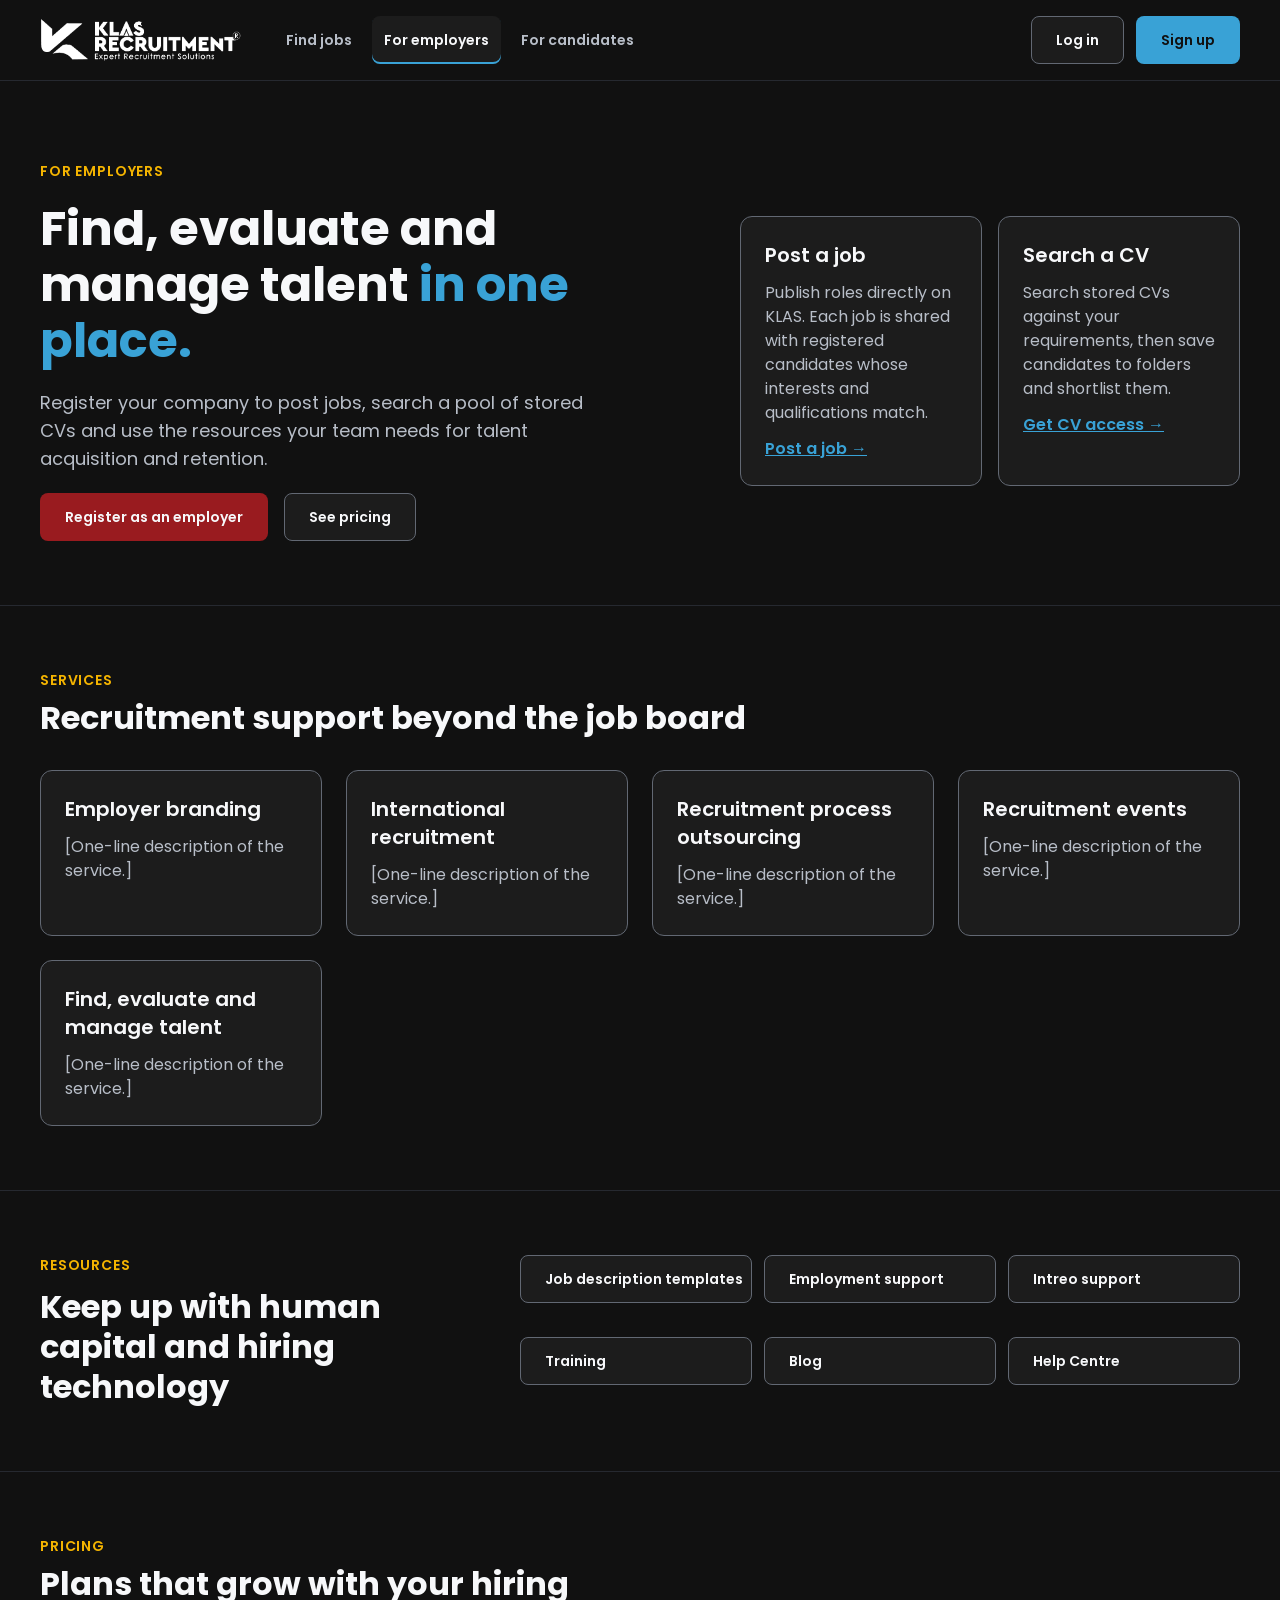
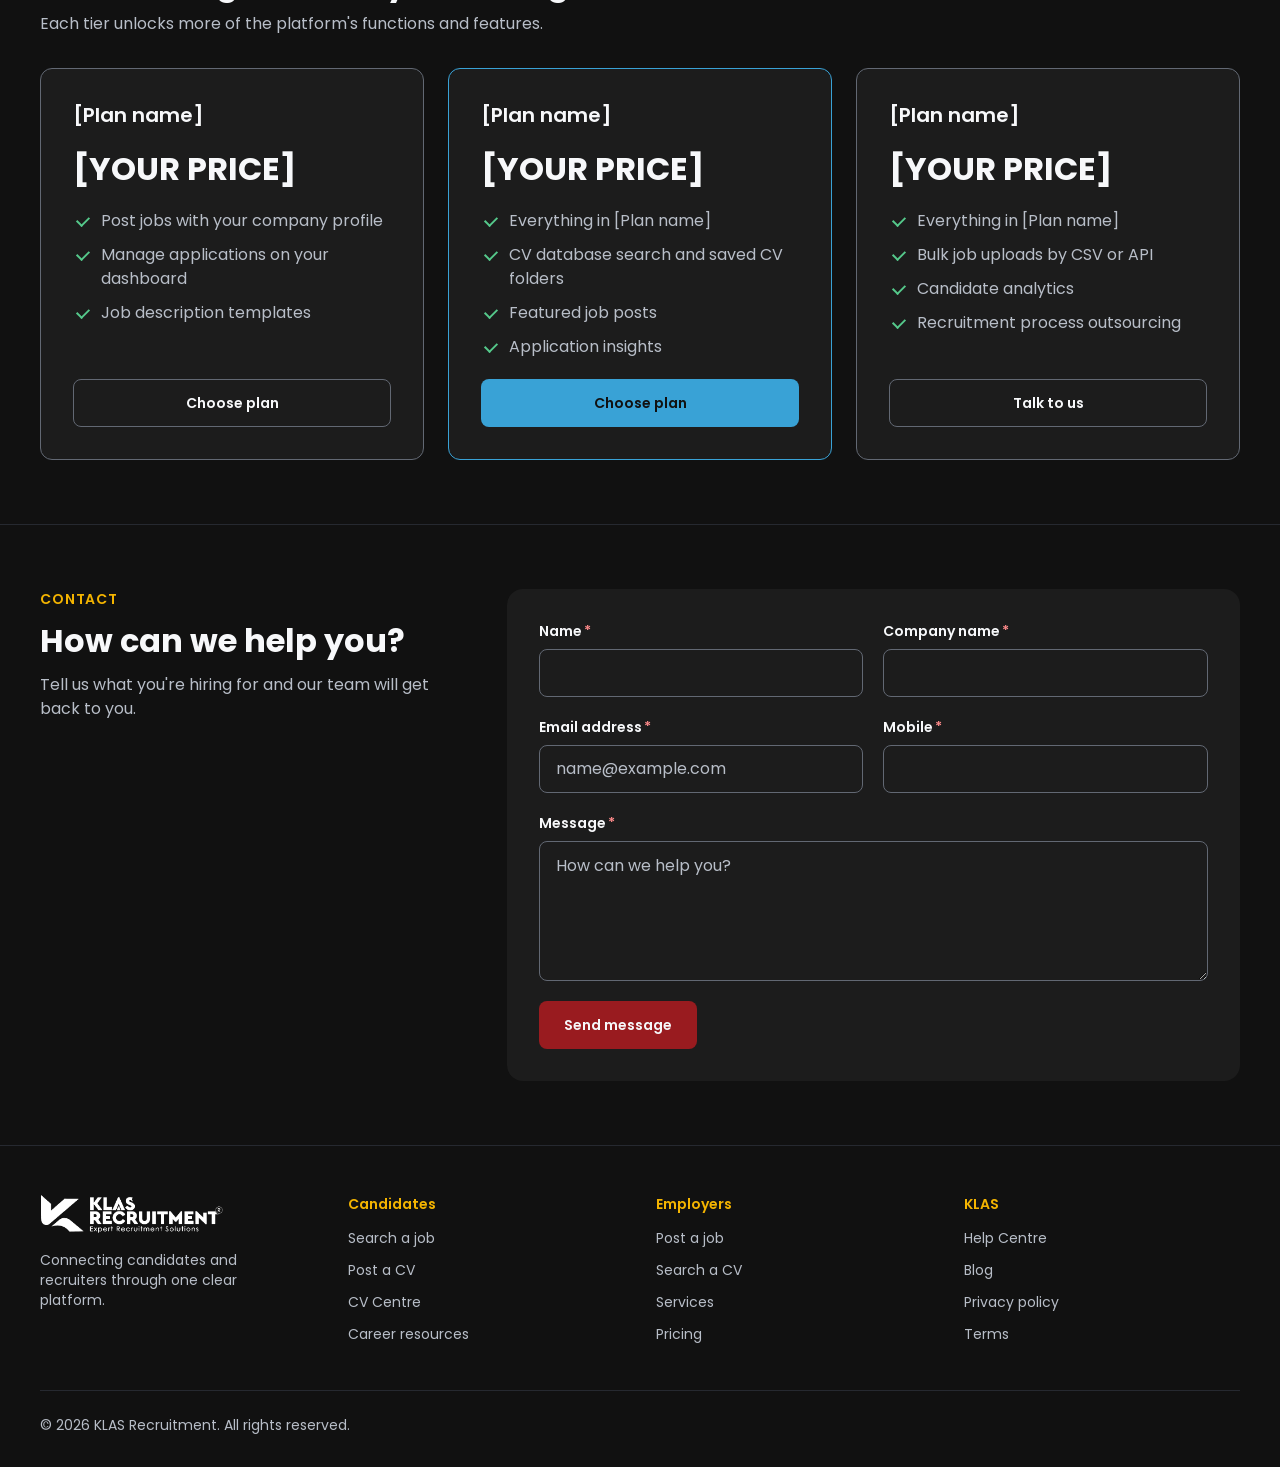
<file: employers.html>
<!doctype html>
<html lang="en">
<head>
<meta charset="utf-8">
<meta name="viewport" content="width=device-width, initial-scale=1">
<meta name="robots" content="noindex, nofollow">
<title>For employers — KLAS Recruitment</title>
<link rel="icon" type="image/png" href="assets/favicon.png">
<link rel="preconnect" href="https://fonts.googleapis.com">
<link rel="preconnect" href="https://fonts.gstatic.com" crossorigin>
<link rel="stylesheet" href="https://fonts.googleapis.com/css2?family=Poppins:wght@400;600;700&amp;display=swap">
<link rel="stylesheet" href="assets/tokens.css">
<link rel="stylesheet" href="assets/klas.css">
<style>
.klx,.br{display:contents}.br[hidden]{display:none}
body{margin:0}
.kl-nav{display:inline-flex;align-items:center;min-height:48px;padding:0 12px;border-radius:8px;font:600 14px/20px Poppins,Arial,sans-serif;text-decoration:none;color:#B8BEC8}
.kl-nav:hover{color:#F7F8FA;background:#1C1C1C}
.kl-nav.on{color:#F7F8FA;background:#1C1C1C;box-shadow:inset 0 -2px 0 #39A2D6}
.kl-nav:focus-visible{outline:2px solid #7DD3FC;outline-offset:2px}
body{margin:0}
.kl-flink{color:#B8BEC8;text-decoration:none;font-size:14px;line-height:20px;display:inline-block;padding:6px 0}
.kl-flink:hover{color:#F7F8FA;text-decoration:underline}
.kl-flink:focus-visible{outline:2px solid #7DD3FC;outline-offset:2px}
body{margin:0;background:#111111}
a{color:#39A2D6}a:hover{color:#7DD3FC}
a.kl-btn{text-decoration:none}
.wrap{box-sizing:border-box;max-width:1248px;margin:0 auto;padding:0 24px}
.card{box-sizing:border-box;padding:24px;border-radius:12px;background:#1C1C1C;border:1px solid #626873;display:flex;flex-direction:column;gap:12px}
.card h3{margin:0;font:600 20px/28px Poppins,Arial,sans-serif;color:#F7F8FA}
.card p{margin:0;color:#B8BEC8}
.ticks{margin:0;padding:0;list-style:none;display:flex;flex-direction:column;gap:10px}
.ticks li{color:#B8BEC8;padding-left:28px;position:relative}
.ticks li::before{content:"";position:absolute;left:4px;top:7px;width:10px;height:6px;border-left:2px solid #55C98B;border-bottom:2px solid #55C98B;transform:rotate(-45deg)}
.eyebrow{margin:0;font:600 14px/20px Poppins,Arial,sans-serif;color:#F4B400;letter-spacing:.06em;text-transform:uppercase}
textarea.kl-input{min-height:140px;padding:12px 16px;resize:vertical}
@media (max-width:767px){.wrap{padding:0 16px}.sec{padding:40px 0 !important}.big{font-size:32px !important;line-height:40px !important}}
</style>
</head>
<body>
<div style="background: var(--background); color: var(--text); font-family: var(--font-sans); min-height: 100vh">
<header style="background: var(--background); border-bottom: 1px solid #262930; font-family: var(--font-sans); color: var(--text)">
<div style="box-sizing: border-box; max-width: 1248px; margin: 0 auto; padding: 16px 24px; display: flex; flex-wrap: wrap; align-items: center; gap: 16px 32px">
<a href="index.html" aria-label="KLAS Recruitment home" style="display: flex; align-items: center; min-height: 48px">
<img src="assets/klas-logo-white.png" alt="KLAS Recruitment — Expert Recruitment Solutions" style="height: 44px; width: auto; display: block">
</a>
<nav aria-label="Main" style="display: flex; flex-wrap: wrap; gap: 4px 8px; flex: 1 1 320px">
<a href="jobs.html" class="kl-nav">Find jobs</a>
<a href="employers.html" class="kl-nav on">For employers</a>
<a href="candidates.html" class="kl-nav">For candidates</a>
</nav>
<div style="display: flex; gap: 12px; flex-wrap: wrap">
<a href="log-in.html" class="kl-btn kl-btn-secondary" style="text-decoration: none">Log in</a>
<a href="join.html" class="kl-btn kl-btn-primary" style="text-decoration: none">Sign up</a>
</div>
</div>
</header>
<main>
<section class="sec" style="padding: 80px 0 64px">
<div class="wrap" style="display: flex; flex-wrap: wrap; gap: 40px; align-items: center">
<div style="flex: 1 1 520px; display: flex; flex-direction: column; gap: 20px">
<p class="eyebrow">For employers</p>
<h1 class="big" style="margin: 0; font: 700 48px/56px var(--font-sans)">Find, evaluate and manage talent <span style="color: var(--primary)">in one place.</span></h1>
<p style="margin: 0; font-size: 18px; line-height: 28px; color: var(--muted); max-width: 560px">Register your company to post jobs, search a pool of stored CVs and use the resources your team needs for talent acquisition and retention.</p>
<div style="display: flex; flex-wrap: wrap; gap: 16px">
<a href="sign-up.html" class="kl-btn kl-btn-recruiter">Register as an employer</a>
<a href="#pricing" class="kl-btn kl-btn-secondary">See pricing</a>
</div>
</div>
<div style="flex: 1 1 360px; display: grid; grid-template-columns: repeat(auto-fit, minmax(240px, 1fr)); gap: 16px">
<div class="card"><h3>Post a job</h3><p>Publish roles directly on KLAS. Each job is shared with registered candidates whose interests and qualifications match.</p><a href="post-job.html" style="font-weight: 600">Post a job →</a></div>
<div class="card"><h3>Search a CV</h3><p>Search stored CVs against your requirements, then save candidates to folders and shortlist them.</p><a href="#pricing" style="font-weight: 600">Get CV access →</a></div>
</div>
</div>
</section>

<section class="sec" aria-labelledby="services-title" style="padding: 64px 0; border-top: 1px solid #262930">
<div class="wrap" style="display: flex; flex-direction: column; gap: 32px">
<div style="display: flex; flex-direction: column; gap: 8px">
<p class="eyebrow">Services</p>
<h2 id="services-title" style="margin: 0; font: 700 32px/40px var(--font-sans)">Recruitment support beyond the job board</h2>
</div>
<div style="display: grid; grid-template-columns: repeat(auto-fill, minmax(260px, 1fr)); gap: 24px">
<div class="card"><h3>Employer branding</h3><p>[One-line description of the service.]</p></div>
<div class="card"><h3>International recruitment</h3><p>[One-line description of the service.]</p></div>
<div class="card"><h3>Recruitment process outsourcing</h3><p>[One-line description of the service.]</p></div>
<div class="card"><h3>Recruitment events</h3><p>[One-line description of the service.]</p></div>
<div class="card"><h3>Find, evaluate and manage talent</h3><p>[One-line description of the service.]</p></div>
</div>
</div>
</section>

<section class="sec" aria-labelledby="resources-title" style="padding: 64px 0; border-top: 1px solid #262930">
<div class="wrap" style="display: flex; flex-wrap: wrap; gap: 40px">
<div style="flex: 1 1 320px; display: flex; flex-direction: column; gap: 12px">
<p class="eyebrow">Resources</p>
<h2 id="resources-title" style="margin: 0; font: 700 32px/40px var(--font-sans)">Keep up with human capital and hiring technology</h2>
</div>
<ul style="flex: 2 1 480px; margin: 0; padding: 0; list-style: none; display: grid; grid-template-columns: repeat(auto-fill, minmax(220px, 1fr)); gap: 12px">
<li><a href="employers.html" class="kl-btn kl-btn-secondary" style="width: 100%; box-sizing: border-box; justify-content: flex-start">Job description templates</a></li>
<li><a href="employers.html" class="kl-btn kl-btn-secondary" style="width: 100%; box-sizing: border-box; justify-content: flex-start">Employment support</a></li>
<li><a href="employers.html" class="kl-btn kl-btn-secondary" style="width: 100%; box-sizing: border-box; justify-content: flex-start">Intreo support</a></li>
<li><a href="employers.html" class="kl-btn kl-btn-secondary" style="width: 100%; box-sizing: border-box; justify-content: flex-start">Training</a></li>
<li><a href="employers.html" class="kl-btn kl-btn-secondary" style="width: 100%; box-sizing: border-box; justify-content: flex-start">Blog</a></li>
<li><a href="employers.html" class="kl-btn kl-btn-secondary" style="width: 100%; box-sizing: border-box; justify-content: flex-start">Help Centre</a></li>
</ul>
</div>
</section>

<section id="pricing" class="sec" aria-labelledby="pricing-title" style="padding: 64px 0; border-top: 1px solid #262930">
<div class="wrap" style="display: flex; flex-direction: column; gap: 32px">
<div style="display: flex; flex-direction: column; gap: 8px; max-width: 640px">
<p class="eyebrow">Pricing</p>
<h2 id="pricing-title" style="margin: 0; font: 700 32px/40px var(--font-sans)">Plans that grow with your hiring</h2>
<p style="margin: 0; color: var(--muted)">Each tier unlocks more of the platform's functions and features.</p>
</div>
<div style="display: grid; grid-template-columns: repeat(auto-fit, minmax(280px, 1fr)); gap: 24px; align-items: stretch">
<div class="card" style="padding: 32px; gap: 20px">
<h3>[Plan name]</h3>
<p style="font: 700 32px/40px var(--font-sans); color: var(--text)">[YOUR PRICE]</p>
<ul class="ticks"><li>Post jobs with your company profile</li><li>Manage applications on your dashboard</li><li>Job description templates</li></ul>
<a href="sign-up.html" class="kl-btn kl-btn-secondary" style="margin-top: auto">Choose plan</a>
</div>
<div class="card" style="padding: 32px; gap: 20px; border-color: #39A2D6">
<h3>[Plan name]</h3>
<p style="font: 700 32px/40px var(--font-sans); color: var(--text)">[YOUR PRICE]</p>
<ul class="ticks"><li>Everything in [Plan name]</li><li>CV database search and saved CV folders</li><li>Featured job posts</li><li>Application insights</li></ul>
<a href="sign-up.html" class="kl-btn kl-btn-primary" style="margin-top: auto">Choose plan</a>
</div>
<div class="card" style="padding: 32px; gap: 20px">
<h3>[Plan name]</h3>
<p style="font: 700 32px/40px var(--font-sans); color: var(--text)">[YOUR PRICE]</p>
<ul class="ticks"><li>Everything in [Plan name]</li><li>Bulk job uploads by CSV or API</li><li>Candidate analytics</li><li>Recruitment process outsourcing</li></ul>
<a href="#contact" class="kl-btn kl-btn-secondary" style="margin-top: auto">Talk to us</a>
</div>
</div>
</div>
</section>

<section id="contact" class="sec" aria-labelledby="contact-title" style="padding: 64px 0; border-top: 1px solid #262930">
<div class="wrap" style="display: flex; flex-wrap: wrap; gap: 40px; align-items: flex-start">
<div style="flex: 1 1 320px; display: flex; flex-direction: column; gap: 12px">
<p class="eyebrow">Contact</p>
<h2 id="contact-title" style="margin: 0; font: 700 32px/40px var(--font-sans)">How can we help you?</h2>
<p style="margin: 0; color: var(--muted)">Tell us what you're hiring for and our team will get back to you.</p>
</div>
<form style="flex: 2 1 520px; box-sizing: border-box; padding: 32px; border-radius: 16px; background: var(--surface); display: grid; grid-template-columns: repeat(auto-fit, minmax(240px, 1fr)); gap: 20px">
<div class="klx" data-c="TextField" data-p="{&quot;label&quot;: &quot;Name&quot;, &quot;required&quot;: true, &quot;autoComplete&quot;: &quot;name&quot;}"></div>
<div class="klx" data-c="TextField" data-p="{&quot;label&quot;: &quot;Company name&quot;, &quot;required&quot;: true, &quot;autoComplete&quot;: &quot;organization&quot;}"></div>
<div class="klx" data-c="TextField" data-p="{&quot;label&quot;: &quot;Email address&quot;, &quot;type&quot;: &quot;email&quot;, &quot;required&quot;: true, &quot;autoComplete&quot;: &quot;email&quot;, &quot;placeholder&quot;: &quot;name@example.com&quot;}"></div>
<div class="klx" data-c="TextField" data-p="{&quot;label&quot;: &quot;Mobile&quot;, &quot;type&quot;: &quot;tel&quot;, &quot;required&quot;: true, &quot;autoComplete&quot;: &quot;tel&quot;}"></div>
<div style="grid-column: 1 / -1; display: flex; flex-direction: column; gap: 8px">
<label for="msg" class="kl-label">Message<span class="kl-req" aria-hidden="true">*</span></label>
<textarea id="msg" class="kl-input" required placeholder="How can we help you?"></textarea>
</div>
<div style="grid-column: 1 / -1">
<div class="klx" data-c="Button" data-p="{&quot;type&quot;: &quot;submit&quot;, &quot;variant&quot;: &quot;recruiter&quot;}">Send message</div>
</div>
</form>
</div>
</section>
</main>
<footer style="background: var(--background); border-top: 1px solid #262930; font-family: var(--font-sans); color: var(--text)">
<div style="box-sizing: border-box; max-width: 1248px; margin: 0 auto; padding: 48px 24px 32px; display: flex; flex-direction: column; gap: 40px">
<div style="display: grid; grid-template-columns: repeat(auto-fit, minmax(200px, 1fr)); gap: 32px">
<div style="display: flex; flex-direction: column; gap: 16px">
<img src="assets/klas-logo-white.png" alt="KLAS Recruitment" style="height: 40px; width: auto; align-self: flex-start">
<p style="margin: 0; font-size: 14px; line-height: 20px; color: var(--muted); max-width: 260px">Connecting candidates and recruiters through one clear platform.</p>
</div>
<nav aria-label="Candidates" style="display: flex; flex-direction: column">
<h2 style="margin: 0 0 8px; font: 600 14px/20px var(--font-sans); color: var(--accent)">Candidates</h2>
<a class="kl-flink" href="jobs.html">Search a job</a>
<a class="kl-flink" href="candidates.html">Post a CV</a>
<a class="kl-flink" href="candidates.html">CV Centre</a>
<a class="kl-flink" href="candidates.html">Career resources</a>
</nav>
<nav aria-label="Employers" style="display: flex; flex-direction: column">
<h2 style="margin: 0 0 8px; font: 600 14px/20px var(--font-sans); color: var(--accent)">Employers</h2>
<a class="kl-flink" href="post-job.html">Post a job</a>
<a class="kl-flink" href="employers.html">Search a CV</a>
<a class="kl-flink" href="employers.html">Services</a>
<a class="kl-flink" href="employers.html">Pricing</a>
</nav>
<nav aria-label="KLAS" style="display: flex; flex-direction: column">
<h2 style="margin: 0 0 8px; font: 600 14px/20px var(--font-sans); color: var(--accent)">KLAS</h2>
<a class="kl-flink" href="index.html">Help Centre</a>
<a class="kl-flink" href="index.html">Blog</a>
<a class="kl-flink" href="index.html">Privacy policy</a>
<a class="kl-flink" href="index.html">Terms</a>
</nav>
</div>
<p style="margin: 0; padding-top: 24px; border-top: 1px solid #262930; font-size: 14px; line-height: 20px; color: var(--muted)">© <span data-year>2026</span> KLAS Recruitment. All rights reserved.</p>
</div>
</footer>
</div>
<script src="assets/react.production.min.js"></script>
<script src="assets/react-dom.production.min.js"></script>
<script src="assets/klas.js"></script>
<script src="assets/mount.js"></script>

</body>
</html>
</file>
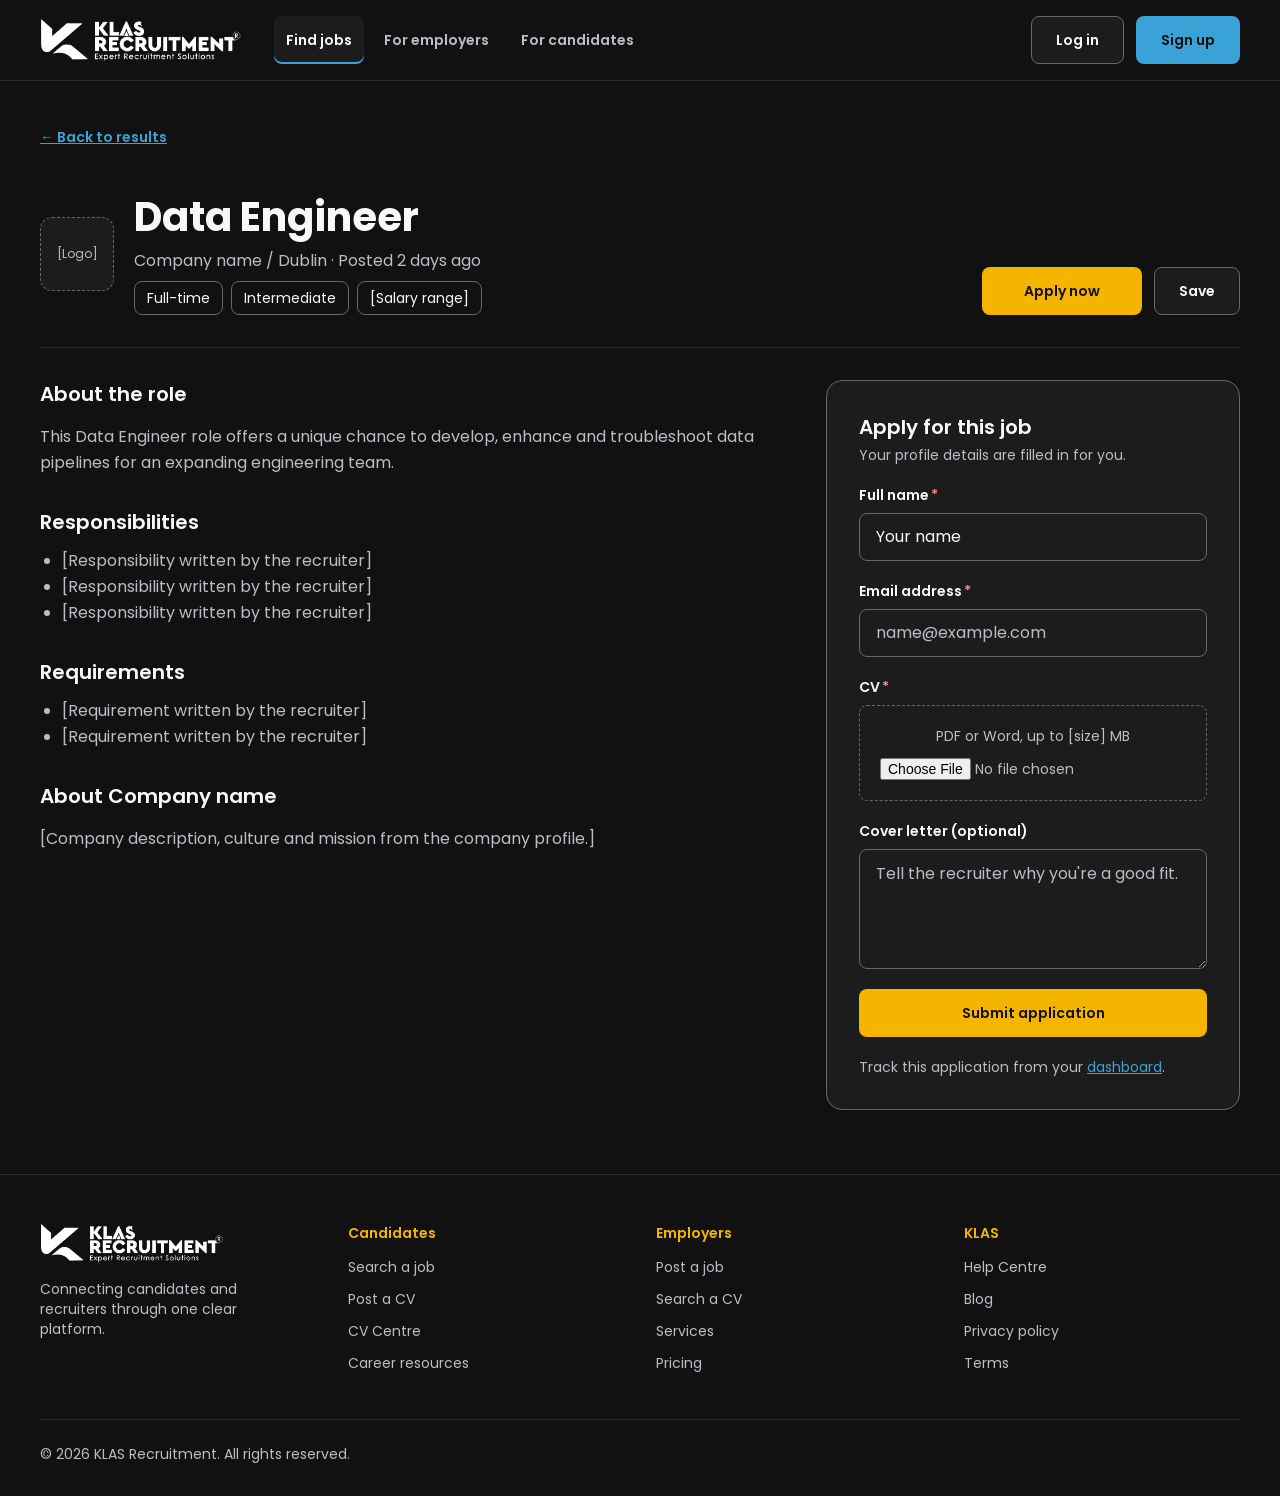
<file: job.html>
<!doctype html>
<html lang="en">
<head>
<meta charset="utf-8">
<meta name="viewport" content="width=device-width, initial-scale=1">
<meta name="robots" content="noindex, nofollow">
<title>Data Engineer — KLAS Recruitment</title>
<link rel="icon" type="image/png" href="assets/favicon.png">
<link rel="preconnect" href="https://fonts.googleapis.com">
<link rel="preconnect" href="https://fonts.gstatic.com" crossorigin>
<link rel="stylesheet" href="https://fonts.googleapis.com/css2?family=Poppins:wght@400;600;700&amp;display=swap">
<link rel="stylesheet" href="assets/tokens.css">
<link rel="stylesheet" href="assets/klas.css">
<style>
.klx,.br{display:contents}.br[hidden]{display:none}
body{margin:0}
.kl-nav{display:inline-flex;align-items:center;min-height:48px;padding:0 12px;border-radius:8px;font:600 14px/20px Poppins,Arial,sans-serif;text-decoration:none;color:#B8BEC8}
.kl-nav:hover{color:#F7F8FA;background:#1C1C1C}
.kl-nav.on{color:#F7F8FA;background:#1C1C1C;box-shadow:inset 0 -2px 0 #39A2D6}
.kl-nav:focus-visible{outline:2px solid #7DD3FC;outline-offset:2px}
body{margin:0}
.kl-flink{color:#B8BEC8;text-decoration:none;font-size:14px;line-height:20px;display:inline-block;padding:6px 0}
.kl-flink:hover{color:#F7F8FA;text-decoration:underline}
.kl-flink:focus-visible{outline:2px solid #7DD3FC;outline-offset:2px}
body{margin:0;background:#111111}
a{color:#39A2D6}a:hover{color:#7DD3FC}
a.kl-btn{text-decoration:none}
.wrap{box-sizing:border-box;max-width:1248px;margin:0 auto;padding:0 24px}
.chip{display:inline-flex;align-items:center;min-height:32px;padding:0 12px;border:1px solid #626873;border-radius:8px;font-size:14px;line-height:20px;color:#F7F8FA}
.prose h2{margin:32px 0 12px;font:600 20px/28px Poppins,Arial,sans-serif;color:#F7F8FA}
.prose p,.prose li{color:#B8BEC8;font-size:16px;line-height:26px}
.prose ul{margin:0;padding-left:22px}
.drop{box-sizing:border-box;border:1px dashed #626873;border-radius:8px;padding:20px;text-align:center;color:#B8BEC8;font-size:14px;line-height:20px;background:#1C1C1C}
.drop input{display:block;margin:12px auto 0;color:#B8BEC8;font:14px Poppins,Arial,sans-serif}
.drop input:focus-visible{outline:2px solid #7DD3FC;outline-offset:2px}
textarea.kl-input{min-height:120px;padding:12px 16px;resize:vertical}
@media (max-width:767px){.wrap{padding:0 16px}}
</style>
</head>
<body>
<div style="background: var(--background); color: var(--text); font-family: var(--font-sans); min-height: 100vh">
<header style="background: var(--background); border-bottom: 1px solid #262930; font-family: var(--font-sans); color: var(--text)">
<div style="box-sizing: border-box; max-width: 1248px; margin: 0 auto; padding: 16px 24px; display: flex; flex-wrap: wrap; align-items: center; gap: 16px 32px">
<a href="index.html" aria-label="KLAS Recruitment home" style="display: flex; align-items: center; min-height: 48px">
<img src="assets/klas-logo-white.png" alt="KLAS Recruitment — Expert Recruitment Solutions" style="height: 44px; width: auto; display: block">
</a>
<nav aria-label="Main" style="display: flex; flex-wrap: wrap; gap: 4px 8px; flex: 1 1 320px">
<a href="jobs.html" class="kl-nav on">Find jobs</a>
<a href="employers.html" class="kl-nav">For employers</a>
<a href="candidates.html" class="kl-nav">For candidates</a>
</nav>
<div style="display: flex; gap: 12px; flex-wrap: wrap">
<a href="log-in.html" class="kl-btn kl-btn-secondary" style="text-decoration: none">Log in</a>
<a href="join.html" class="kl-btn kl-btn-primary" style="text-decoration: none">Sign up</a>
</div>
</div>
</header>
<main class="wrap" style="padding-top: 32px; padding-bottom: 64px; display: flex; flex-direction: column; gap: 32px">
<a href="jobs.html" style="font-weight: 600; font-size: 14px; min-height: 48px; display: inline-flex; align-items: center; align-self: flex-start">← Back to results</a>

<div style="display: flex; flex-wrap: wrap; gap: 24px; justify-content: space-between; align-items: flex-end; padding-bottom: 32px; border-bottom: 1px solid #262930">
<div style="display: flex; gap: 20px; align-items: center; flex: 1 1 480px; min-width: 0">
<div aria-hidden="true" style="width: 72px; height: 72px; flex: none; border-radius: 12px; border: 1px dashed #626873; background: var(--surface); display: flex; align-items: center; justify-content: center; font-size: 12px; color: var(--muted); text-align: center">[Logo]</div>
<div style="display: flex; flex-direction: column; gap: 8px; min-width: 0">
<h1 style="margin: 0; font: 700 40px/48px var(--font-sans); color: var(--text)">Data Engineer</h1>
<p style="margin: 0; color: var(--muted)">Company name / Dublin · Posted 2 days ago</p>
<div style="display: flex; flex-wrap: wrap; gap: 8px">
<span class="chip">Full-time</span>
<span class="chip">Intermediate</span>
<span class="chip">[Salary range]</span>
</div>
</div>
</div>
<div style="display: flex; gap: 12px; flex-wrap: wrap">
<a href="#apply" class="kl-btn kl-btn-job" style="min-width: 160px">Apply now</a>
<div class="klx" data-c="Button" data-p="{&quot;variant&quot;: &quot;secondary&quot;, &quot;aria-pressed&quot;: &quot;false&quot;, &quot;aria-label&quot;: &quot;Save Data Engineer&quot;}">Save</div>
</div>
</div>

<div style="display: flex; flex-wrap: wrap; gap: 40px; align-items: flex-start">
<article class="prose" style="flex: 999 1 560px; min-width: 0">
<h2 style="margin-top: 0">About the role</h2>
<p>This Data Engineer role offers a unique chance to develop, enhance and troubleshoot data pipelines for an expanding engineering team.</p>
<h2>Responsibilities</h2>
<ul>
<li>[Responsibility written by the recruiter]</li>
<li>[Responsibility written by the recruiter]</li>
<li>[Responsibility written by the recruiter]</li>
</ul>
<h2>Requirements</h2>
<ul>
<li>[Requirement written by the recruiter]</li>
<li>[Requirement written by the recruiter]</li>
</ul>
<h2>About Company name</h2>
<p>[Company description, culture and mission from the company profile.]</p>
</article>

<aside id="apply" aria-labelledby="apply-title" style="flex: 1 1 340px; max-width: 100%; box-sizing: border-box; padding: 32px; border-radius: 16px; background: var(--surface); border: 1px solid var(--border); display: flex; flex-direction: column; gap: 20px">
<div>
<h2 id="apply-title" style="margin: 0; font: 600 20px/28px var(--font-sans)">Apply for this job</h2>
<p style="margin: 4px 0 0; font-size: 14px; line-height: 20px; color: var(--muted)">Your profile details are filled in for you.</p>
</div>
<div class="klx" data-c="TextField" data-p="{&quot;label&quot;: &quot;Full name&quot;, &quot;required&quot;: true, &quot;autoComplete&quot;: &quot;name&quot;, &quot;defaultValue&quot;: &quot;Your name&quot;}"></div>
<div class="klx" data-c="TextField" data-p="{&quot;label&quot;: &quot;Email address&quot;, &quot;type&quot;: &quot;email&quot;, &quot;required&quot;: true, &quot;autoComplete&quot;: &quot;email&quot;, &quot;placeholder&quot;: &quot;name@example.com&quot;}"></div>
<div style="display: flex; flex-direction: column; gap: 8px">
<label for="cv" class="kl-label">CV<span class="kl-req" aria-hidden="true">*</span></label>
<div class="drop">PDF or Word, up to [size] MB<input id="cv" type="file" accept=".pdf,.doc,.docx" required></div>
</div>
<div style="display: flex; flex-direction: column; gap: 8px">
<label for="cover" class="kl-label">Cover letter (optional)</label>
<textarea id="cover" class="kl-input" placeholder="Tell the recruiter why you're a good fit."></textarea>
</div>
<div class="klx" data-c="Button" data-p="{&quot;variant&quot;: &quot;job&quot;, &quot;block&quot;: true}">Submit application</div>
<p style="margin: 0; font-size: 14px; line-height: 20px; color: var(--muted)">Track this application from your <a href="candidate.html">dashboard</a>.</p>
</aside>
</div>
</main>
<footer style="background: var(--background); border-top: 1px solid #262930; font-family: var(--font-sans); color: var(--text)">
<div style="box-sizing: border-box; max-width: 1248px; margin: 0 auto; padding: 48px 24px 32px; display: flex; flex-direction: column; gap: 40px">
<div style="display: grid; grid-template-columns: repeat(auto-fit, minmax(200px, 1fr)); gap: 32px">
<div style="display: flex; flex-direction: column; gap: 16px">
<img src="assets/klas-logo-white.png" alt="KLAS Recruitment" style="height: 40px; width: auto; align-self: flex-start">
<p style="margin: 0; font-size: 14px; line-height: 20px; color: var(--muted); max-width: 260px">Connecting candidates and recruiters through one clear platform.</p>
</div>
<nav aria-label="Candidates" style="display: flex; flex-direction: column">
<h2 style="margin: 0 0 8px; font: 600 14px/20px var(--font-sans); color: var(--accent)">Candidates</h2>
<a class="kl-flink" href="jobs.html">Search a job</a>
<a class="kl-flink" href="candidates.html">Post a CV</a>
<a class="kl-flink" href="candidates.html">CV Centre</a>
<a class="kl-flink" href="candidates.html">Career resources</a>
</nav>
<nav aria-label="Employers" style="display: flex; flex-direction: column">
<h2 style="margin: 0 0 8px; font: 600 14px/20px var(--font-sans); color: var(--accent)">Employers</h2>
<a class="kl-flink" href="post-job.html">Post a job</a>
<a class="kl-flink" href="employers.html">Search a CV</a>
<a class="kl-flink" href="employers.html">Services</a>
<a class="kl-flink" href="employers.html">Pricing</a>
</nav>
<nav aria-label="KLAS" style="display: flex; flex-direction: column">
<h2 style="margin: 0 0 8px; font: 600 14px/20px var(--font-sans); color: var(--accent)">KLAS</h2>
<a class="kl-flink" href="index.html">Help Centre</a>
<a class="kl-flink" href="index.html">Blog</a>
<a class="kl-flink" href="index.html">Privacy policy</a>
<a class="kl-flink" href="index.html">Terms</a>
</nav>
</div>
<p style="margin: 0; padding-top: 24px; border-top: 1px solid #262930; font-size: 14px; line-height: 20px; color: var(--muted)">© <span data-year>2026</span> KLAS Recruitment. All rights reserved.</p>
</div>
</footer>
</div>
<script src="assets/react.production.min.js"></script>
<script src="assets/react-dom.production.min.js"></script>
<script src="assets/klas.js"></script>
<script src="assets/mount.js"></script>

</body>
</html>
</file>
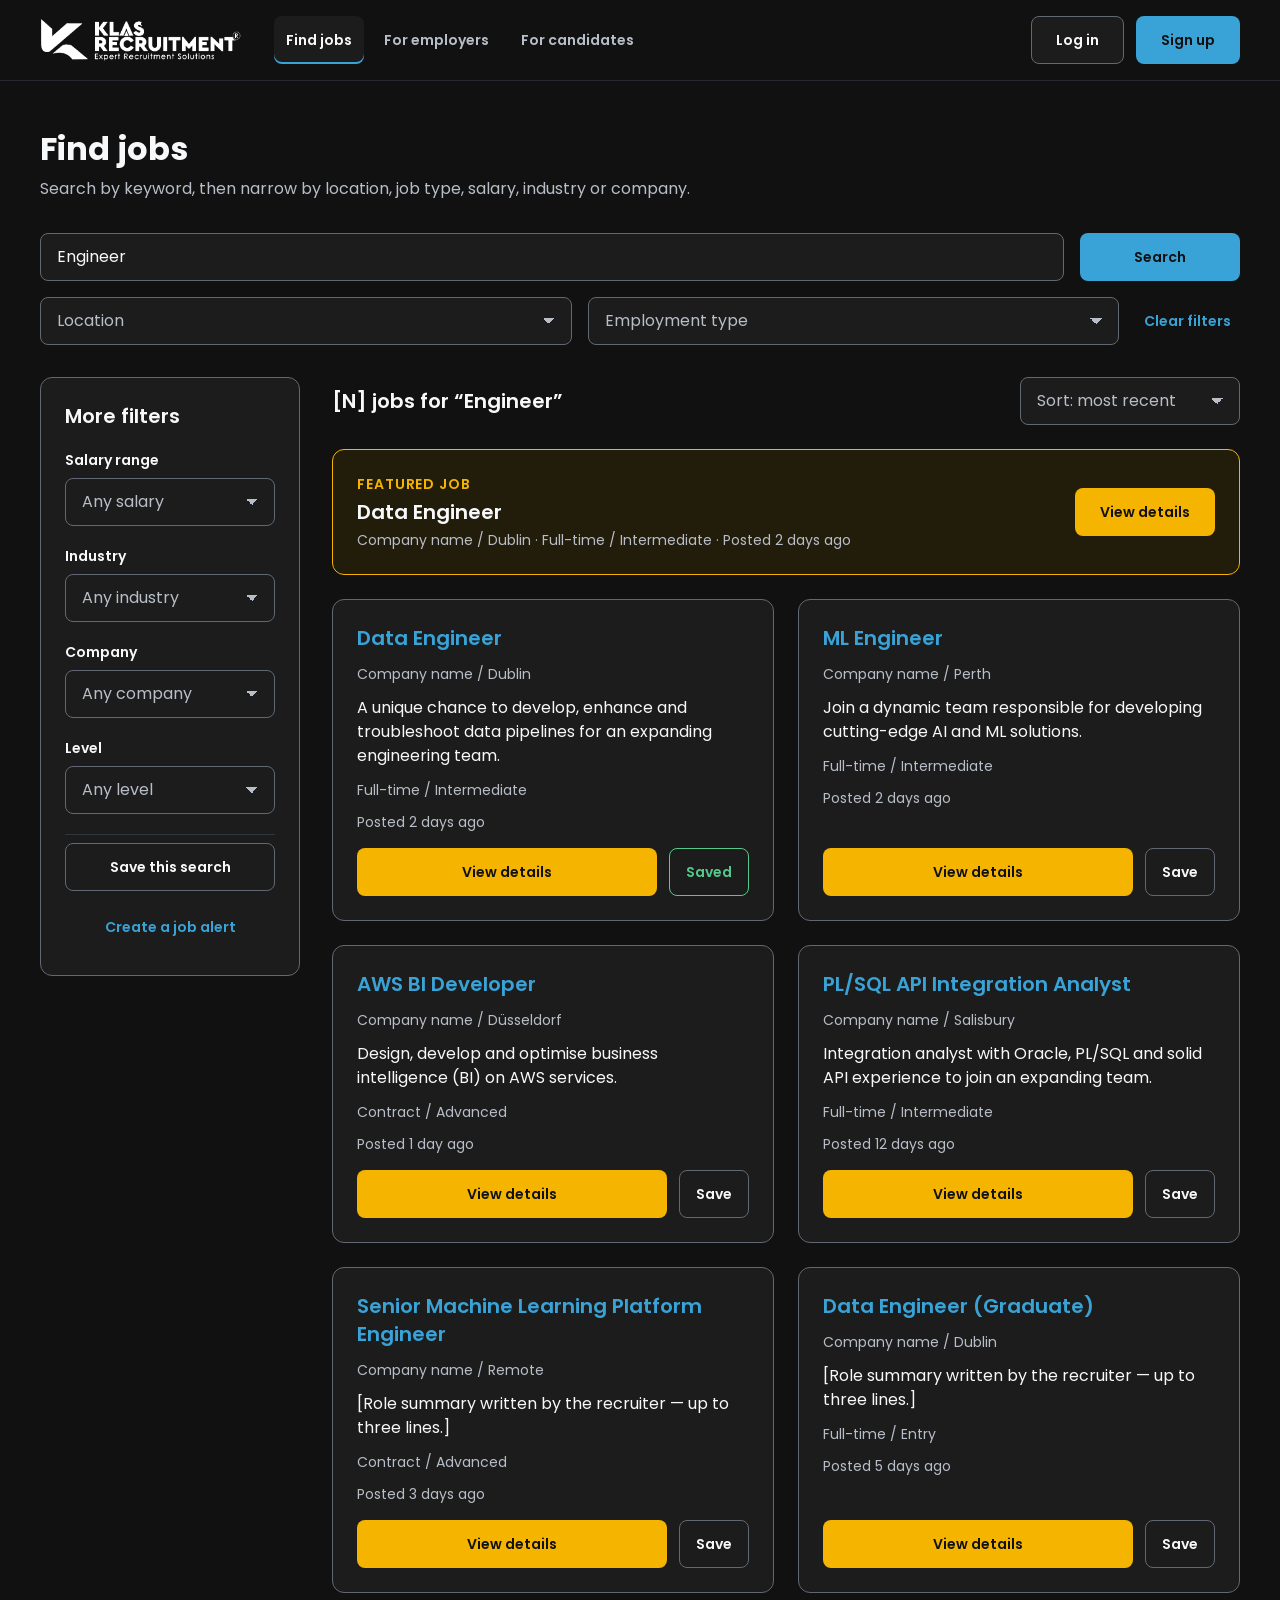
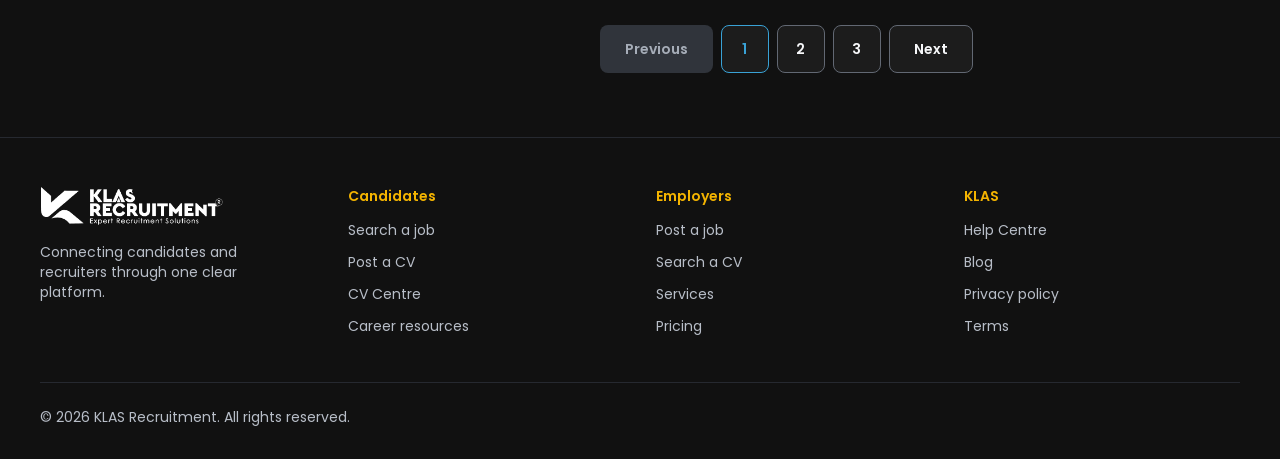
<file: jobs.html>
<!doctype html>
<html lang="en">
<head>
<meta charset="utf-8">
<meta name="viewport" content="width=device-width, initial-scale=1">
<meta name="robots" content="noindex, nofollow">
<title>Find jobs — KLAS Recruitment</title>
<link rel="icon" type="image/png" href="assets/favicon.png">
<link rel="preconnect" href="https://fonts.googleapis.com">
<link rel="preconnect" href="https://fonts.gstatic.com" crossorigin>
<link rel="stylesheet" href="https://fonts.googleapis.com/css2?family=Poppins:wght@400;600;700&amp;display=swap">
<link rel="stylesheet" href="assets/tokens.css">
<link rel="stylesheet" href="assets/klas.css">
<style>
.klx,.br{display:contents}.br[hidden]{display:none}
body{margin:0}
.kl-nav{display:inline-flex;align-items:center;min-height:48px;padding:0 12px;border-radius:8px;font:600 14px/20px Poppins,Arial,sans-serif;text-decoration:none;color:#B8BEC8}
.kl-nav:hover{color:#F7F8FA;background:#1C1C1C}
.kl-nav.on{color:#F7F8FA;background:#1C1C1C;box-shadow:inset 0 -2px 0 #39A2D6}
.kl-nav:focus-visible{outline:2px solid #7DD3FC;outline-offset:2px}
body{margin:0}
.kl-flink{color:#B8BEC8;text-decoration:none;font-size:14px;line-height:20px;display:inline-block;padding:6px 0}
.kl-flink:hover{color:#F7F8FA;text-decoration:underline}
.kl-flink:focus-visible{outline:2px solid #7DD3FC;outline-offset:2px}
body{margin:0;background:#111111}
a{color:#39A2D6}a:hover{color:#7DD3FC}
a.kl-btn{text-decoration:none}
.wrap{box-sizing:border-box;max-width:1248px;margin:0 auto;padding:0 24px}
.pg{min-width:48px;padding:0 12px}
.pg.on{border-color:#39A2D6;color:#39A2D6}
@media (max-width:767px){.wrap{padding:0 16px}}
</style>
</head>
<body>
<div style="background: var(--background); color: var(--text); font-family: var(--font-sans); min-height: 100vh">
<header style="background: var(--background); border-bottom: 1px solid #262930; font-family: var(--font-sans); color: var(--text)">
<div style="box-sizing: border-box; max-width: 1248px; margin: 0 auto; padding: 16px 24px; display: flex; flex-wrap: wrap; align-items: center; gap: 16px 32px">
<a href="index.html" aria-label="KLAS Recruitment home" style="display: flex; align-items: center; min-height: 48px">
<img src="assets/klas-logo-white.png" alt="KLAS Recruitment — Expert Recruitment Solutions" style="height: 44px; width: auto; display: block">
</a>
<nav aria-label="Main" style="display: flex; flex-wrap: wrap; gap: 4px 8px; flex: 1 1 320px">
<a href="jobs.html" class="kl-nav on">Find jobs</a>
<a href="employers.html" class="kl-nav">For employers</a>
<a href="candidates.html" class="kl-nav">For candidates</a>
</nav>
<div style="display: flex; gap: 12px; flex-wrap: wrap">
<a href="log-in.html" class="kl-btn kl-btn-secondary" style="text-decoration: none">Log in</a>
<a href="join.html" class="kl-btn kl-btn-primary" style="text-decoration: none">Sign up</a>
</div>
</div>
</header>
<main class="wrap" style="padding-top: 48px; padding-bottom: 64px; display: flex; flex-direction: column; gap: 32px">
<div style="display: flex; flex-direction: column; gap: 8px">
<h1 style="margin: 0; font: 700 32px/40px var(--font-sans)">Find jobs</h1>
<p style="margin: 0; color: var(--muted)">Search by keyword, then narrow by location, job type, salary, industry or company.</p>
</div>
<div class="klx" data-c="SearchBar" data-p="{&quot;locations&quot;: [&quot;Dublin&quot;, &quot;Salisbury&quot;, &quot;Düsseldorf&quot;, &quot;Perth&quot;, &quot;Remote&quot;], &quot;defaultQuery&quot;: &quot;Engineer&quot;}"></div>

<div style="display: flex; flex-wrap: wrap; gap: 32px; align-items: flex-start">
<aside aria-labelledby="filters-title" style="flex: 1 1 260px; max-width: 100%; box-sizing: border-box; padding: 24px; background: var(--surface); border: 1px solid var(--border); border-radius: 12px; display: flex; flex-direction: column; gap: 20px">
<h2 id="filters-title" style="margin: 0; font: 600 20px/28px var(--font-sans)">More filters</h2>
<div class="klx" data-c="Select" data-p="{&quot;label&quot;: &quot;Salary range&quot;, &quot;placeholder&quot;: &quot;Any salary&quot;, &quot;options&quot;: [&quot;[Salary band 1]&quot;, &quot;[Salary band 2]&quot;, &quot;[Salary band 3]&quot;]}"></div>
<div class="klx" data-c="Select" data-p="{&quot;label&quot;: &quot;Industry&quot;, &quot;placeholder&quot;: &quot;Any industry&quot;, &quot;options&quot;: [&quot;Technology&quot;, &quot;Finance&quot;, &quot;Healthcare&quot;, &quot;Engineering&quot;]}"></div>
<div class="klx" data-c="Select" data-p="{&quot;label&quot;: &quot;Company&quot;, &quot;placeholder&quot;: &quot;Any company&quot;, &quot;options&quot;: [&quot;Company name&quot;]}"></div>
<div class="klx" data-c="Select" data-p="{&quot;label&quot;: &quot;Level&quot;, &quot;placeholder&quot;: &quot;Any level&quot;, &quot;options&quot;: [&quot;Entry&quot;, &quot;Intermediate&quot;, &quot;Advanced&quot;]}"></div>
<div style="display: flex; flex-direction: column; gap: 12px; padding-top: 8px; border-top: 1px solid #30343B">
<div class="klx" data-c="Button" data-p="{&quot;variant&quot;: &quot;secondary&quot;, &quot;block&quot;: true}">Save this search</div>
<div class="klx" data-c="Button" data-p="{&quot;variant&quot;: &quot;link&quot;}">Create a job alert</div>
</div>
</aside>

<section aria-labelledby="results-title" style="flex: 999 1 560px; min-width: 0; display: flex; flex-direction: column; gap: 24px">
<div style="display: flex; flex-wrap: wrap; justify-content: space-between; align-items: center; gap: 16px">
<h2 id="results-title" style="margin: 0; font: 600 20px/28px var(--font-sans)">[N] jobs for “Engineer”</h2>
<div style="width: 220px">
<div class="klx" data-c="Select" data-p="{&quot;label&quot;: &quot;Sort by&quot;, &quot;hideLabel&quot;: true, &quot;placeholder&quot;: &quot;Sort: most recent&quot;, &quot;options&quot;: [&quot;Most recent&quot;, &quot;Most relevant&quot;]}"></div>
</div>
</div>

<div style="box-sizing: border-box; padding: 24px; border-radius: 12px; border: 1px solid #F4B400; background: #221C0B; display: flex; flex-wrap: wrap; gap: 16px 24px; align-items: center">
<div style="flex: 1 1 320px; display: flex; flex-direction: column; gap: 4px">
<p style="margin: 0; font: 600 14px/20px var(--font-sans); color: var(--accent); letter-spacing: 0.06em; text-transform: uppercase">Featured job</p>
<h3 style="margin: 0; font: 600 20px/28px var(--font-sans)">Data Engineer</h3>
<p style="margin: 0; font-size: 14px; line-height: 20px; color: var(--muted)">Company name / Dublin · Full-time / Intermediate · Posted 2 days ago</p>
</div>
<a href="job.html" class="kl-btn kl-btn-job">View details</a>
</div>

<div style="display: grid; grid-template-columns: repeat(auto-fill, minmax(300px, 1fr)); gap: 24px">

<div class="klx" data-c="JobCard" data-p="{&quot;title&quot;: &quot;Data Engineer&quot;, &quot;company&quot;: &quot;Company name&quot;, &quot;location&quot;: &quot;Dublin&quot;, &quot;summary&quot;: &quot;A unique chance to develop, enhance and troubleshoot data pipelines for an expanding engineering team.&quot;, &quot;employmentType&quot;: &quot;Full-time&quot;, &quot;level&quot;: &quot;Intermediate&quot;, &quot;postedDaysAgo&quot;: 2, &quot;saved&quot;: true}"></div>

<div class="klx" data-c="JobCard" data-p="{&quot;title&quot;: &quot;ML Engineer&quot;, &quot;company&quot;: &quot;Company name&quot;, &quot;location&quot;: &quot;Perth&quot;, &quot;summary&quot;: &quot;Join a dynamic team responsible for developing cutting-edge AI and ML solutions.&quot;, &quot;employmentType&quot;: &quot;Full-time&quot;, &quot;level&quot;: &quot;Intermediate&quot;, &quot;postedDaysAgo&quot;: 2, &quot;saved&quot;: false}"></div>

<div class="klx" data-c="JobCard" data-p="{&quot;title&quot;: &quot;AWS BI Developer&quot;, &quot;company&quot;: &quot;Company name&quot;, &quot;location&quot;: &quot;Düsseldorf&quot;, &quot;summary&quot;: &quot;Design, develop and optimise business intelligence (BI) on AWS services.&quot;, &quot;employmentType&quot;: &quot;Contract&quot;, &quot;level&quot;: &quot;Advanced&quot;, &quot;postedDaysAgo&quot;: 1, &quot;saved&quot;: false}"></div>

<div class="klx" data-c="JobCard" data-p="{&quot;title&quot;: &quot;PL/SQL API Integration Analyst&quot;, &quot;company&quot;: &quot;Company name&quot;, &quot;location&quot;: &quot;Salisbury&quot;, &quot;summary&quot;: &quot;Integration analyst with Oracle, PL/SQL and solid API experience to join an expanding team.&quot;, &quot;employmentType&quot;: &quot;Full-time&quot;, &quot;level&quot;: &quot;Intermediate&quot;, &quot;postedDaysAgo&quot;: 12, &quot;saved&quot;: false}"></div>

<div class="klx" data-c="JobCard" data-p="{&quot;title&quot;: &quot;Senior Machine Learning Platform Engineer&quot;, &quot;company&quot;: &quot;Company name&quot;, &quot;location&quot;: &quot;Remote&quot;, &quot;summary&quot;: &quot;[Role summary written by the recruiter — up to three lines.]&quot;, &quot;employmentType&quot;: &quot;Contract&quot;, &quot;level&quot;: &quot;Advanced&quot;, &quot;postedDaysAgo&quot;: 3, &quot;saved&quot;: false}"></div>

<div class="klx" data-c="JobCard" data-p="{&quot;title&quot;: &quot;Data Engineer (Graduate)&quot;, &quot;company&quot;: &quot;Company name&quot;, &quot;location&quot;: &quot;Dublin&quot;, &quot;summary&quot;: &quot;[Role summary written by the recruiter — up to three lines.]&quot;, &quot;employmentType&quot;: &quot;Full-time&quot;, &quot;level&quot;: &quot;Entry&quot;, &quot;postedDaysAgo&quot;: 5, &quot;saved&quot;: false}"></div>

</div>

<nav aria-label="Pagination" style="display: flex; flex-wrap: wrap; gap: 8px; justify-content: center; padding-top: 8px">
<button type="button" class="kl-btn kl-btn-secondary" disabled>Previous</button>
<button type="button" class="kl-btn kl-btn-secondary pg on" aria-current="page">1</button>
<button type="button" class="kl-btn kl-btn-secondary pg">2</button>
<button type="button" class="kl-btn kl-btn-secondary pg">3</button>
<button type="button" class="kl-btn kl-btn-secondary">Next</button>
</nav>
</section>
</div>
</main>
<footer style="background: var(--background); border-top: 1px solid #262930; font-family: var(--font-sans); color: var(--text)">
<div style="box-sizing: border-box; max-width: 1248px; margin: 0 auto; padding: 48px 24px 32px; display: flex; flex-direction: column; gap: 40px">
<div style="display: grid; grid-template-columns: repeat(auto-fit, minmax(200px, 1fr)); gap: 32px">
<div style="display: flex; flex-direction: column; gap: 16px">
<img src="assets/klas-logo-white.png" alt="KLAS Recruitment" style="height: 40px; width: auto; align-self: flex-start">
<p style="margin: 0; font-size: 14px; line-height: 20px; color: var(--muted); max-width: 260px">Connecting candidates and recruiters through one clear platform.</p>
</div>
<nav aria-label="Candidates" style="display: flex; flex-direction: column">
<h2 style="margin: 0 0 8px; font: 600 14px/20px var(--font-sans); color: var(--accent)">Candidates</h2>
<a class="kl-flink" href="jobs.html">Search a job</a>
<a class="kl-flink" href="candidates.html">Post a CV</a>
<a class="kl-flink" href="candidates.html">CV Centre</a>
<a class="kl-flink" href="candidates.html">Career resources</a>
</nav>
<nav aria-label="Employers" style="display: flex; flex-direction: column">
<h2 style="margin: 0 0 8px; font: 600 14px/20px var(--font-sans); color: var(--accent)">Employers</h2>
<a class="kl-flink" href="post-job.html">Post a job</a>
<a class="kl-flink" href="employers.html">Search a CV</a>
<a class="kl-flink" href="employers.html">Services</a>
<a class="kl-flink" href="employers.html">Pricing</a>
</nav>
<nav aria-label="KLAS" style="display: flex; flex-direction: column">
<h2 style="margin: 0 0 8px; font: 600 14px/20px var(--font-sans); color: var(--accent)">KLAS</h2>
<a class="kl-flink" href="index.html">Help Centre</a>
<a class="kl-flink" href="index.html">Blog</a>
<a class="kl-flink" href="index.html">Privacy policy</a>
<a class="kl-flink" href="index.html">Terms</a>
</nav>
</div>
<p style="margin: 0; padding-top: 24px; border-top: 1px solid #262930; font-size: 14px; line-height: 20px; color: var(--muted)">© <span data-year>2026</span> KLAS Recruitment. All rights reserved.</p>
</div>
</footer>
</div>
<script src="assets/react.production.min.js"></script>
<script src="assets/react-dom.production.min.js"></script>
<script src="assets/klas.js"></script>
<script src="assets/mount.js"></script>

</body>
</html>
</file>
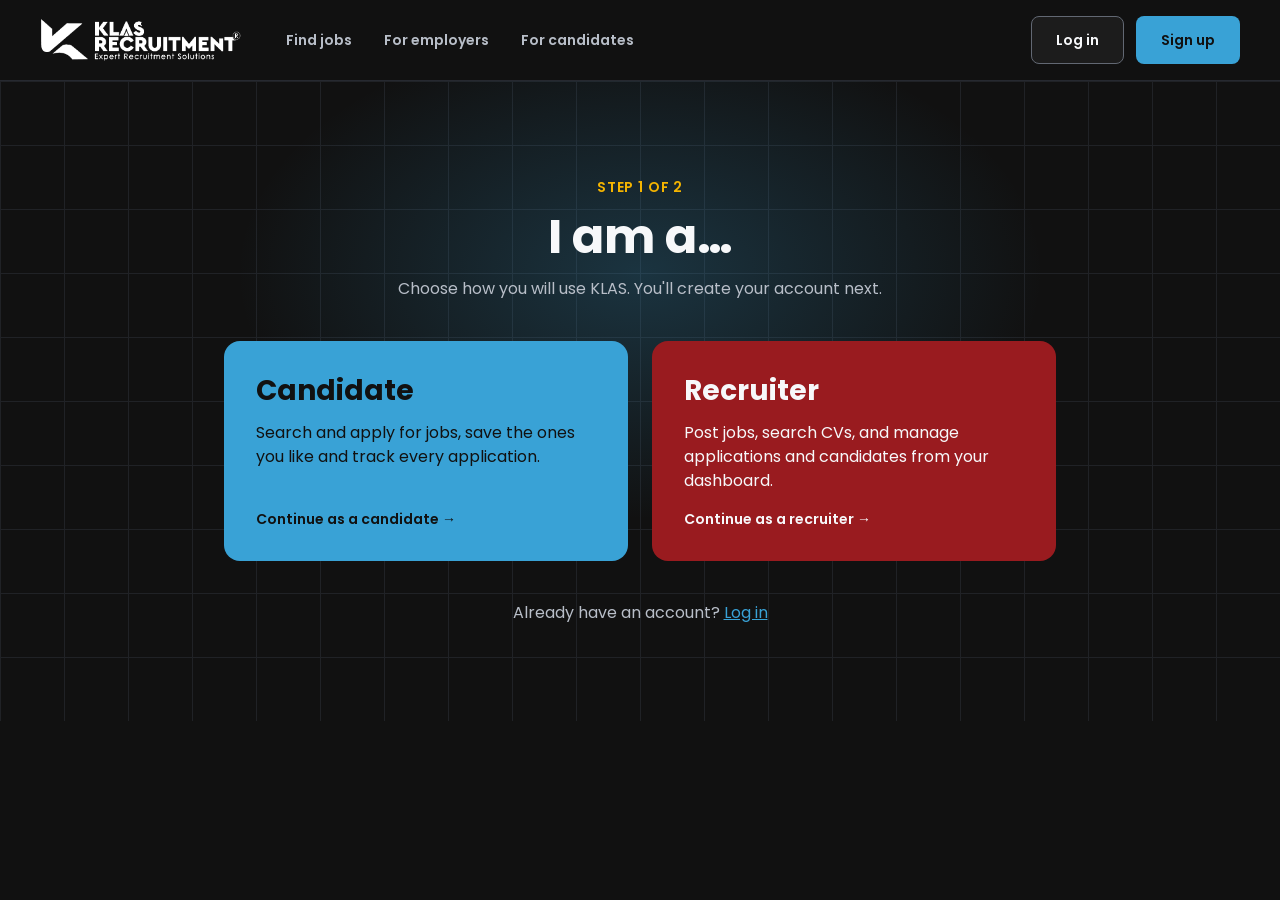
<file: join.html>
<!doctype html>
<html lang="en">
<head>
<meta charset="utf-8">
<meta name="viewport" content="width=device-width, initial-scale=1">
<meta name="robots" content="noindex, nofollow">
<title>Sign up: choose your role — KLAS Recruitment</title>
<link rel="icon" type="image/png" href="assets/favicon.png">
<link rel="preconnect" href="https://fonts.googleapis.com">
<link rel="preconnect" href="https://fonts.gstatic.com" crossorigin>
<link rel="stylesheet" href="https://fonts.googleapis.com/css2?family=Poppins:wght@400;600;700&amp;display=swap">
<link rel="stylesheet" href="assets/tokens.css">
<link rel="stylesheet" href="assets/klas.css">
<style>
.klx,.br{display:contents}.br[hidden]{display:none}
body{margin:0}
.kl-nav{display:inline-flex;align-items:center;min-height:48px;padding:0 12px;border-radius:8px;font:600 14px/20px Poppins,Arial,sans-serif;text-decoration:none;color:#B8BEC8}
.kl-nav:hover{color:#F7F8FA;background:#1C1C1C}
.kl-nav.on{color:#F7F8FA;background:#1C1C1C;box-shadow:inset 0 -2px 0 #39A2D6}
.kl-nav:focus-visible{outline:2px solid #7DD3FC;outline-offset:2px}
body{margin:0}
.kl-flink{color:#B8BEC8;text-decoration:none;font-size:14px;line-height:20px;display:inline-block;padding:6px 0}
.kl-flink:hover{color:#F7F8FA;text-decoration:underline}
.kl-flink:focus-visible{outline:2px solid #7DD3FC;outline-offset:2px}
body{margin:0;background:#111111}
a{color:#39A2D6}a:hover{color:#7DD3FC}
.wrap{box-sizing:border-box;max-width:1248px;margin:0 auto;padding:0 24px}
.hero{background:radial-gradient(ellipse 45% 55% at 50% 30%, rgba(57,162,214,0.24), rgba(17,17,17,0) 70%), linear-gradient(#202226 1px, rgba(0,0,0,0) 1px) 0 0/64px 64px, linear-gradient(90deg, #202226 1px, rgba(0,0,0,0) 1px) 0 0/64px 64px, #111111}
.role{box-sizing:border-box;display:flex;flex-direction:column;gap:12px;padding:32px;border-radius:16px;text-decoration:none;min-height:220px;transition:background-color 150ms ease}
.role:focus-visible{outline:2px solid #7DD3FC;outline-offset:4px}
.role.seek{background:#39A2D6;color:#111111}
.role.seek:hover{background:#2D91C5;color:#111111}
.role.rec{background:#991B1F;color:#F7F8FA}
.role.rec:hover{background:#83171B;color:#F7F8FA}
.role h2{margin:0;font:700 28px/36px Poppins,Arial,sans-serif}
.role p{margin:0;font-size:16px;line-height:24px}
.role span.go{margin-top:auto;font:600 14px/20px Poppins,Arial,sans-serif}
@media (prefers-reduced-motion:reduce){.role{transition:none}}
@media (max-width:767px){.wrap{padding:0 16px}}
</style>
</head>
<body>
<div style="background: var(--background); color: var(--text); font-family: var(--font-sans); min-height: 100vh">
<header style="background: var(--background); border-bottom: 1px solid #262930; font-family: var(--font-sans); color: var(--text)">
<div style="box-sizing: border-box; max-width: 1248px; margin: 0 auto; padding: 16px 24px; display: flex; flex-wrap: wrap; align-items: center; gap: 16px 32px">
<a href="index.html" aria-label="KLAS Recruitment home" style="display: flex; align-items: center; min-height: 48px">
<img src="assets/klas-logo-white.png" alt="KLAS Recruitment — Expert Recruitment Solutions" style="height: 44px; width: auto; display: block">
</a>
<nav aria-label="Main" style="display: flex; flex-wrap: wrap; gap: 4px 8px; flex: 1 1 320px">
<a href="jobs.html" class="kl-nav">Find jobs</a>
<a href="employers.html" class="kl-nav">For employers</a>
<a href="candidates.html" class="kl-nav">For candidates</a>
</nav>
<div style="display: flex; gap: 12px; flex-wrap: wrap">
<a href="log-in.html" class="kl-btn kl-btn-secondary" style="text-decoration: none">Log in</a>
<a href="join.html" class="kl-btn kl-btn-primary" style="text-decoration: none">Sign up</a>
</div>
</div>
</header>
<main class="hero" style="padding: 96px 0">
<div class="wrap" style="max-width: 880px; display: flex; flex-direction: column; align-items: center; gap: 40px; text-align: center">
<div style="display: flex; flex-direction: column; gap: 12px">
<p style="margin: 0; font: 600 14px/20px var(--font-sans); color: var(--accent); letter-spacing: 0.06em; text-transform: uppercase">Step 1 of 2</p>
<h1 style="margin: 0; font: 700 48px/56px var(--font-sans)">I am a…</h1>
<p style="margin: 0; color: var(--muted)">Choose how you will use KLAS. You'll create your account next.</p>
</div>
<div style="width: 100%; display: grid; grid-template-columns: repeat(auto-fit, minmax(280px, 1fr)); gap: 24px; text-align: left">
<a href="sign-up.html" class="role seek">
<h2>Candidate</h2>
<p>Search and apply for jobs, save the ones you like and track every application.</p>
<span class="go">Continue as a candidate →</span>
</a>
<a href="sign-up.html" class="role rec">
<h2>Recruiter</h2>
<p>Post jobs, search CVs, and manage applications and candidates from your dashboard.</p>
<span class="go">Continue as a recruiter →</span>
</a>
</div>
<p style="margin: 0; color: var(--muted)">Already have an account? <a href="log-in.html">Log in</a></p>
</div>
</main>
</div>
<script src="assets/react.production.min.js"></script>
<script src="assets/react-dom.production.min.js"></script>
<script src="assets/klas.js"></script>
<script src="assets/mount.js"></script>

</body>
</html>
</file>
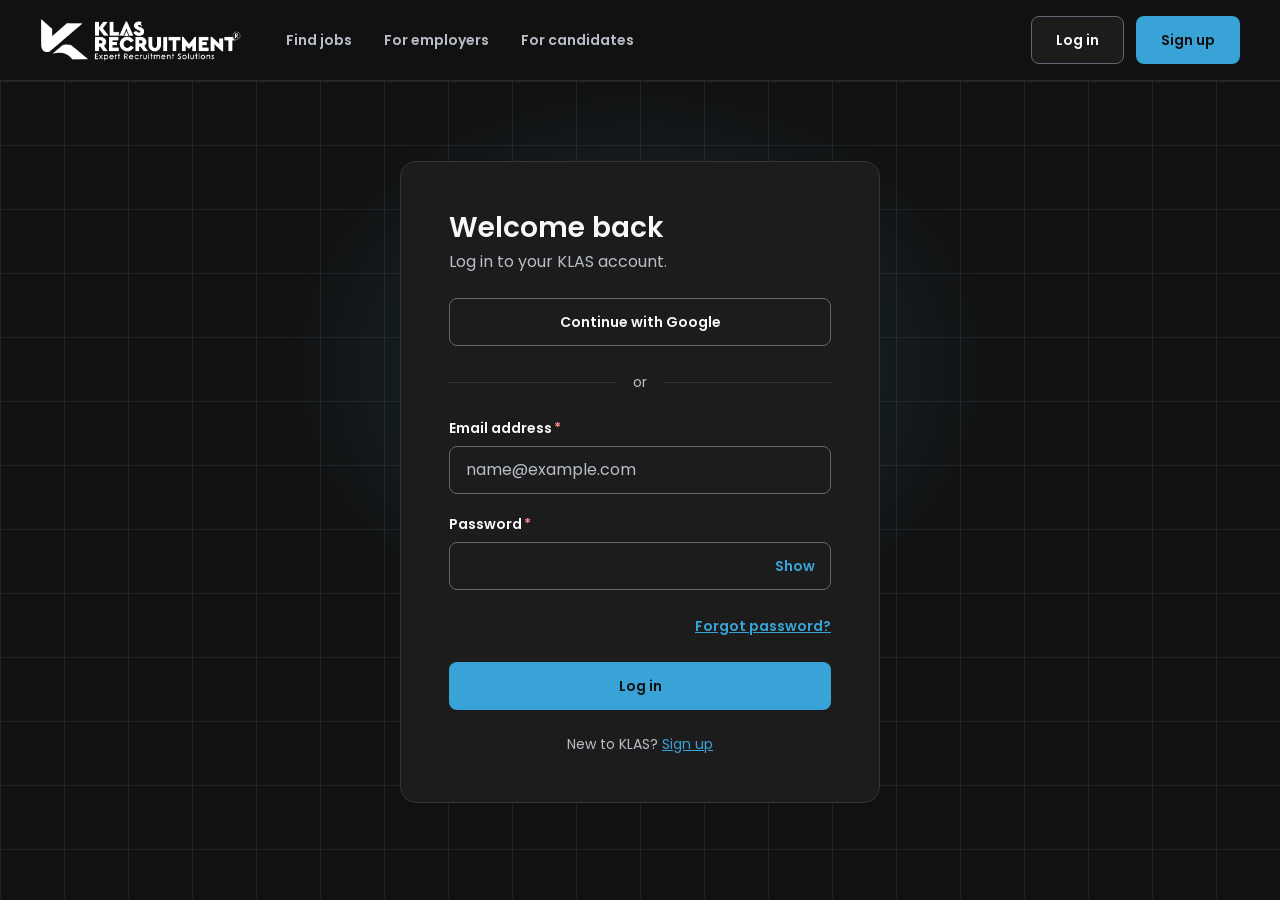
<file: log-in.html>
<!doctype html>
<html lang="en">
<head>
<meta charset="utf-8">
<meta name="viewport" content="width=device-width, initial-scale=1">
<meta name="robots" content="noindex, nofollow">
<title>Log in — KLAS Recruitment</title>
<link rel="icon" type="image/png" href="assets/favicon.png">
<link rel="preconnect" href="https://fonts.googleapis.com">
<link rel="preconnect" href="https://fonts.gstatic.com" crossorigin>
<link rel="stylesheet" href="https://fonts.googleapis.com/css2?family=Poppins:wght@400;600;700&amp;display=swap">
<link rel="stylesheet" href="assets/tokens.css">
<link rel="stylesheet" href="assets/klas.css">
<style>
.klx,.br{display:contents}.br[hidden]{display:none}
body{margin:0}
.kl-nav{display:inline-flex;align-items:center;min-height:48px;padding:0 12px;border-radius:8px;font:600 14px/20px Poppins,Arial,sans-serif;text-decoration:none;color:#B8BEC8}
.kl-nav:hover{color:#F7F8FA;background:#1C1C1C}
.kl-nav.on{color:#F7F8FA;background:#1C1C1C;box-shadow:inset 0 -2px 0 #39A2D6}
.kl-nav:focus-visible{outline:2px solid #7DD3FC;outline-offset:2px}
body{margin:0}
.kl-flink{color:#B8BEC8;text-decoration:none;font-size:14px;line-height:20px;display:inline-block;padding:6px 0}
.kl-flink:hover{color:#F7F8FA;text-decoration:underline}
.kl-flink:focus-visible{outline:2px solid #7DD3FC;outline-offset:2px}
body{margin:0;background:#111111}
a{color:#39A2D6}a:hover{color:#7DD3FC}
a.kl-btn{text-decoration:none}
.wrap{box-sizing:border-box;max-width:1248px;margin:0 auto;padding:0 24px}
.hero{background:radial-gradient(ellipse 40% 50% at 50% 35%, rgba(57,162,214,0.22), rgba(17,17,17,0) 70%), linear-gradient(#202226 1px, rgba(0,0,0,0) 1px) 0 0/64px 64px, linear-gradient(90deg, #202226 1px, rgba(0,0,0,0) 1px) 0 0/64px 64px, #111111}
@media (max-width:767px){.wrap{padding:0 16px}.panel{padding:24px !important}}
</style>
</head>
<body>
<div style="background: var(--background); color: var(--text); font-family: var(--font-sans); min-height: 100vh">
<header style="background: var(--background); border-bottom: 1px solid #262930; font-family: var(--font-sans); color: var(--text)">
<div style="box-sizing: border-box; max-width: 1248px; margin: 0 auto; padding: 16px 24px; display: flex; flex-wrap: wrap; align-items: center; gap: 16px 32px">
<a href="index.html" aria-label="KLAS Recruitment home" style="display: flex; align-items: center; min-height: 48px">
<img src="assets/klas-logo-white.png" alt="KLAS Recruitment — Expert Recruitment Solutions" style="height: 44px; width: auto; display: block">
</a>
<nav aria-label="Main" style="display: flex; flex-wrap: wrap; gap: 4px 8px; flex: 1 1 320px">
<a href="jobs.html" class="kl-nav">Find jobs</a>
<a href="employers.html" class="kl-nav">For employers</a>
<a href="candidates.html" class="kl-nav">For candidates</a>
</nav>
<div style="display: flex; gap: 12px; flex-wrap: wrap">
<a href="log-in.html" class="kl-btn kl-btn-secondary" style="text-decoration: none">Log in</a>
<a href="join.html" class="kl-btn kl-btn-primary" style="text-decoration: none">Sign up</a>
</div>
</div>
</header>
<main class="hero" style="padding: 80px 0 96px">
<div class="wrap" style="display: flex; justify-content: center">
<div class="panel" style="width: 100%; max-width: 480px; box-sizing: border-box; padding: 48px; border-radius: 16px; background: var(--surface); border: 1px solid #30343B; display: flex; flex-direction: column; gap: 24px">
<div>
<h1 style="margin: 0; font: 600 28px/36px var(--font-sans)">Welcome back</h1>
<p style="margin: 4px 0 0; color: var(--muted)">Log in to your KLAS account.</p>
</div>
<div class="klx" data-c="Button" data-p="{&quot;variant&quot;: &quot;secondary&quot;, &quot;block&quot;: true}">Continue with Google</div>
<div role="separator" aria-label="or" style="display: flex; align-items: center; gap: 16px; color: var(--muted); font-size: 14px">
<span style="flex: 1; height: 1px; background: #30343B"></span>or<span style="flex: 1; height: 1px; background: #30343B"></span>
</div>
<form style="display: flex; flex-direction: column; gap: 20px">
<div class="klx" data-c="TextField" data-p="{&quot;label&quot;: &quot;Email address&quot;, &quot;type&quot;: &quot;email&quot;, &quot;required&quot;: true, &quot;autoComplete&quot;: &quot;email&quot;, &quot;placeholder&quot;: &quot;name@example.com&quot;}"></div>
<div class="klx" data-c="TextField" data-p="{&quot;label&quot;: &quot;Password&quot;, &quot;type&quot;: &quot;password&quot;, &quot;required&quot;: true, &quot;autoComplete&quot;: &quot;current-password&quot;}"></div>
<a href="log-in.html" style="align-self: flex-end; font-size: 14px; font-weight: 600; min-height: 32px; display: inline-flex; align-items: center">Forgot password?</a>
<a href="candidate.html" class="kl-btn kl-btn-primary" style="width: 100%; box-sizing: border-box">Log in</a>
</form>
<p style="margin: 0; text-align: center; font-size: 14px; line-height: 20px; color: var(--muted)">New to KLAS? <a href="join.html">Sign up</a></p></div>
</div>
</main>
</div>
<script src="assets/react.production.min.js"></script>
<script src="assets/react-dom.production.min.js"></script>
<script src="assets/klas.js"></script>
<script src="assets/mount.js"></script>

</body>
</html>
</file>
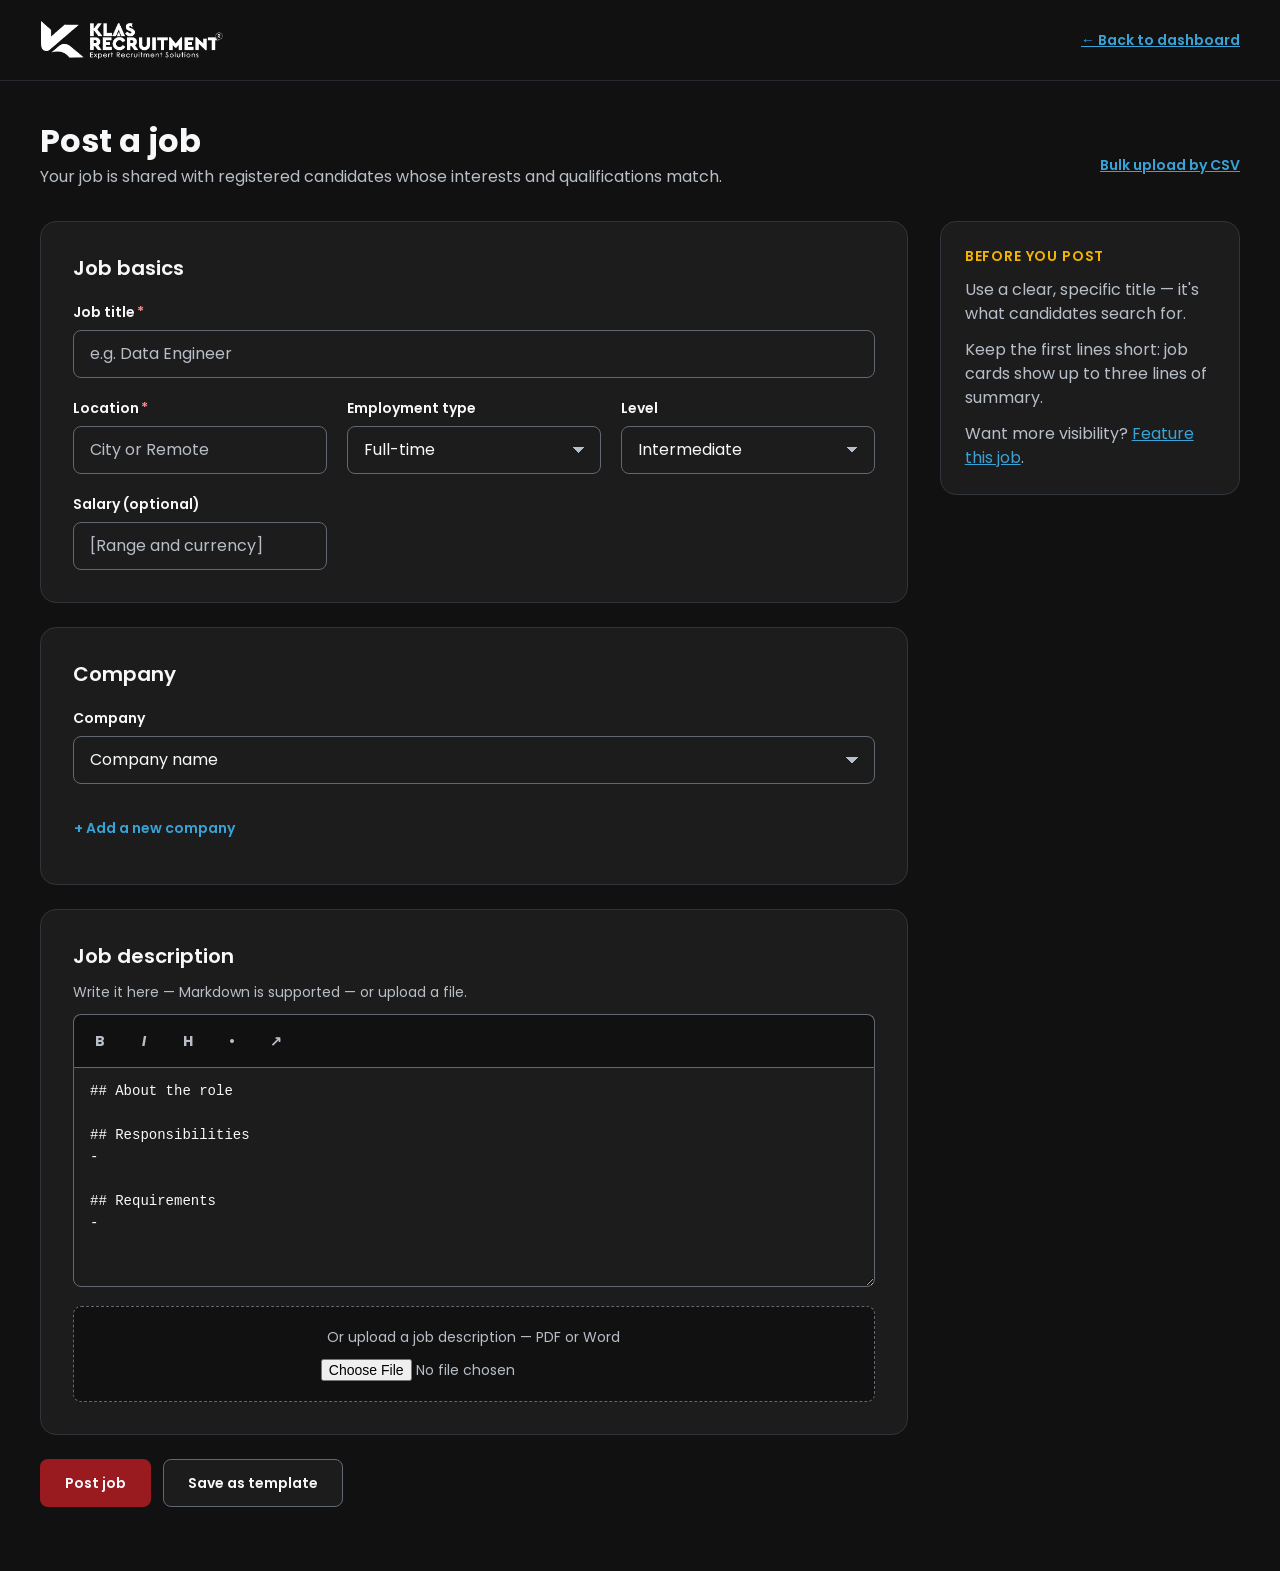
<file: post-job.html>
<!doctype html>
<html lang="en">
<head>
<meta charset="utf-8">
<meta name="viewport" content="width=device-width, initial-scale=1">
<meta name="robots" content="noindex, nofollow">
<title>Post a job — KLAS Recruitment</title>
<link rel="icon" type="image/png" href="assets/favicon.png">
<link rel="preconnect" href="https://fonts.googleapis.com">
<link rel="preconnect" href="https://fonts.gstatic.com" crossorigin>
<link rel="stylesheet" href="https://fonts.googleapis.com/css2?family=Poppins:wght@400;600;700&amp;display=swap">
<link rel="stylesheet" href="assets/tokens.css">
<link rel="stylesheet" href="assets/klas.css">
<style>
.klx,.br{display:contents}.br[hidden]{display:none}
body{margin:0}
.kl-nav{display:inline-flex;align-items:center;min-height:48px;padding:0 12px;border-radius:8px;font:600 14px/20px Poppins,Arial,sans-serif;text-decoration:none;color:#B8BEC8}
.kl-nav:hover{color:#F7F8FA;background:#1C1C1C}
.kl-nav.on{color:#F7F8FA;background:#1C1C1C;box-shadow:inset 0 -2px 0 #39A2D6}
.kl-nav:focus-visible{outline:2px solid #7DD3FC;outline-offset:2px}
body{margin:0}
.kl-flink{color:#B8BEC8;text-decoration:none;font-size:14px;line-height:20px;display:inline-block;padding:6px 0}
.kl-flink:hover{color:#F7F8FA;text-decoration:underline}
.kl-flink:focus-visible{outline:2px solid #7DD3FC;outline-offset:2px}
body{margin:0;background:#111111}
a{color:#39A2D6}a:hover{color:#7DD3FC}
a.kl-btn{text-decoration:none}
.wrap{box-sizing:border-box;max-width:1248px;margin:0 auto;padding:0 24px}
.box{box-sizing:border-box;padding:32px;border-radius:16px;background:#1C1C1C;border:1px solid #30343B}
.drop{box-sizing:border-box;border:1px dashed #626873;border-radius:8px;padding:20px;text-align:center;color:#B8BEC8;font-size:14px;line-height:20px;background:#111111}
.drop input{display:block;margin:12px auto 0;color:#B8BEC8;font:14px Poppins,Arial,sans-serif}
.drop input:focus-visible{outline:2px solid #7DD3FC;outline-offset:2px}
.tb{display:flex;gap:4px;padding:6px;border:1px solid #626873;border-bottom:0;border-radius:8px 8px 0 0;background:#111111}
.tb button{min-width:40px;min-height:40px;border:0;border-radius:6px;background:transparent;color:#B8BEC8;font:700 14px Poppins,Arial,sans-serif;cursor:pointer}
.tb button:hover{background:#1C1C1C;color:#F7F8FA}
.tb button:focus-visible{outline:2px solid #7DD3FC;outline-offset:0}
textarea.md{border-radius:0 0 8px 8px;min-height:220px;padding:12px 16px;resize:vertical;font-family:ui-monospace,Menlo,Consolas,monospace;font-size:14px;line-height:22px}
.sec-h{margin:0;font:600 20px/28px Poppins,Arial,sans-serif;color:#F7F8FA}
@media (max-width:767px){.wrap{padding:0 16px}.box{padding:24px}}
</style>
</head>
<body>
<div style="background: var(--background); color: var(--text); font-family: var(--font-sans); min-height: 100vh">
<header style="border-bottom: 1px solid #262930">
<div class="wrap" style="padding-top: 16px; padding-bottom: 16px; display: flex; flex-wrap: wrap; align-items: center; gap: 16px 32px">
<a href="index.html" aria-label="KLAS Recruitment home" style="display: flex; min-height: 48px; align-items: center"><img src="assets/klas-logo-white.png" alt="KLAS Recruitment" style="height: 40px; width: auto"></a>
<div style="flex: 1 1 240px"></div>
<a href="recruiter.html" style="font-size: 14px; font-weight: 600; min-height: 48px; display: inline-flex; align-items: center">← Back to dashboard</a>
</div>
</header>
<main class="wrap" style="padding-top: 40px; padding-bottom: 64px; display: flex; flex-direction: column; gap: 32px">
<div style="display: flex; flex-wrap: wrap; justify-content: space-between; align-items: flex-end; gap: 16px">
<div>
<h1 style="margin: 0; font: 700 32px/40px var(--font-sans)">Post a job</h1>
<p style="margin: 4px 0 0; color: var(--muted)">Your job is shared with registered candidates whose interests and qualifications match.</p>
</div>
<a href="recruiter.html" style="font-weight: 600; font-size: 14px; min-height: 48px; display: inline-flex; align-items: center">Bulk upload by CSV</a>
</div>

<div style="display: flex; flex-wrap: wrap; gap: 32px; align-items: flex-start">
<form style="flex: 999 1 560px; min-width: 0; display: flex; flex-direction: column; gap: 24px">
<section class="box" aria-labelledby="s1" style="display: flex; flex-direction: column; gap: 20px">
<h2 id="s1" class="sec-h">Job basics</h2>
<div class="klx" data-c="TextField" data-p="{&quot;label&quot;: &quot;Job title&quot;, &quot;required&quot;: true, &quot;placeholder&quot;: &quot;e.g. Data Engineer&quot;}"></div>
<div style="display: grid; grid-template-columns: repeat(auto-fit, minmax(220px, 1fr)); gap: 20px">
<div class="klx" data-c="TextField" data-p="{&quot;label&quot;: &quot;Location&quot;, &quot;required&quot;: true, &quot;placeholder&quot;: &quot;City or Remote&quot;}"></div>
<div class="klx" data-c="Select" data-p="{&quot;label&quot;: &quot;Employment type&quot;, &quot;options&quot;: [&quot;Full-time&quot;, &quot;Part-time&quot;, &quot;Contract&quot;], &quot;defaultValue&quot;: &quot;Full-time&quot;}"></div>
<div class="klx" data-c="Select" data-p="{&quot;label&quot;: &quot;Level&quot;, &quot;options&quot;: [&quot;Entry&quot;, &quot;Intermediate&quot;, &quot;Advanced&quot;], &quot;defaultValue&quot;: &quot;Intermediate&quot;}"></div>
<div class="klx" data-c="TextField" data-p="{&quot;label&quot;: &quot;Salary (optional)&quot;, &quot;placeholder&quot;: &quot;[Range and currency]&quot;}"></div>
</div>
</section>

<section class="box" aria-labelledby="s2" style="display: flex; flex-direction: column; gap: 20px">
<h2 id="s2" class="sec-h">Company</h2>
<div class="br" data-branch="existing">
<div class="klx" data-c="Select" data-p="{&quot;label&quot;: &quot;Company&quot;, &quot;options&quot;: [&quot;Company name&quot;], &quot;defaultValue&quot;: &quot;Company name&quot;}"></div>
<button type="button" class="kl-btn kl-btn-link" style="align-self: flex-start; padding: 0" data-action="toggleCompany">+ Add a new company</button>
</div>
<div class="br" data-branch="adding" hidden>
<div class="klx" data-c="TextField" data-p="{&quot;label&quot;: &quot;New company name&quot;, &quot;required&quot;: true}"></div>
<div style="display: flex; flex-direction: column; gap: 8px">
<label for="logo" class="kl-label">Company logo</label>
<div class="drop">PNG or SVG, square works best<input id="logo" type="file" accept=".png,.svg,.jpg"></div>
</div>
<button type="button" class="kl-btn kl-btn-link" style="align-self: flex-start; padding: 0" data-action="toggleCompany">Choose an existing company instead</button>
</div>
</section>

<section class="box" aria-labelledby="s3" style="display: flex; flex-direction: column; gap: 12px">
<h2 id="s3" class="sec-h">Job description</h2>
<p style="margin: 0; font-size: 14px; line-height: 20px; color: var(--muted)">Write it here — Markdown is supported — or upload a file.</p>
<div>
<div class="tb" role="toolbar" aria-label="Formatting">
<button type="button" aria-label="Bold">B</button>
<button type="button" aria-label="Italic" style="font-style: italic">I</button>
<button type="button" aria-label="Heading">H</button>
<button type="button" aria-label="Bulleted list">•</button>
<button type="button" aria-label="Link">↗</button>
</div>
<label for="desc" class="kl-sr">Job description</label>
<textarea id="desc" class="kl-input md">## About the role

## Responsibilities
-

## Requirements
- </textarea>
</div>
<div class="drop">Or upload a job description — PDF or Word<input type="file" accept=".pdf,.doc,.docx" aria-label="Upload a job description"></div>
</section>

<div style="display: flex; flex-wrap: wrap; gap: 12px">
<div class="klx" data-c="Button" data-p="{&quot;type&quot;: &quot;submit&quot;, &quot;variant&quot;: &quot;recruiter&quot;}">Post job</div>
<div class="klx" data-c="Button" data-p="{&quot;variant&quot;: &quot;secondary&quot;}">Save as template</div>
</div>
</form>

<aside aria-labelledby="tips" style="flex: 1 1 300px; max-width: 100%; display: flex; flex-direction: column; gap: 16px">
<div class="box" style="padding: 24px; display: flex; flex-direction: column; gap: 12px">
<h2 id="tips" style="margin: 0; font: 600 14px/20px var(--font-sans); color: var(--accent); letter-spacing: 0.06em; text-transform: uppercase">Before you post</h2>
<p style="margin: 0; color: var(--muted)">Use a clear, specific title — it's what candidates search for.</p>
<p style="margin: 0; color: var(--muted)">Keep the first lines short: job cards show up to three lines of summary.</p>
<p style="margin: 0; color: var(--muted)">Want more visibility? <a href="employers.html">Feature this job</a>.</p>
</div>
</aside>
</div>
</main>
</div>
<script src="assets/react.production.min.js"></script>
<script src="assets/react-dom.production.min.js"></script>
<script src="assets/klas.js"></script>
<script src="assets/mount.js"></script>
<script>
document.querySelectorAll('[data-action="toggleCompany"]').forEach(function(b){
  b.addEventListener('click', function(){
    document.querySelectorAll('.br').forEach(function(br){ br.hidden = !br.hidden; });
  });
});</script>
</body>
</html>
</file>
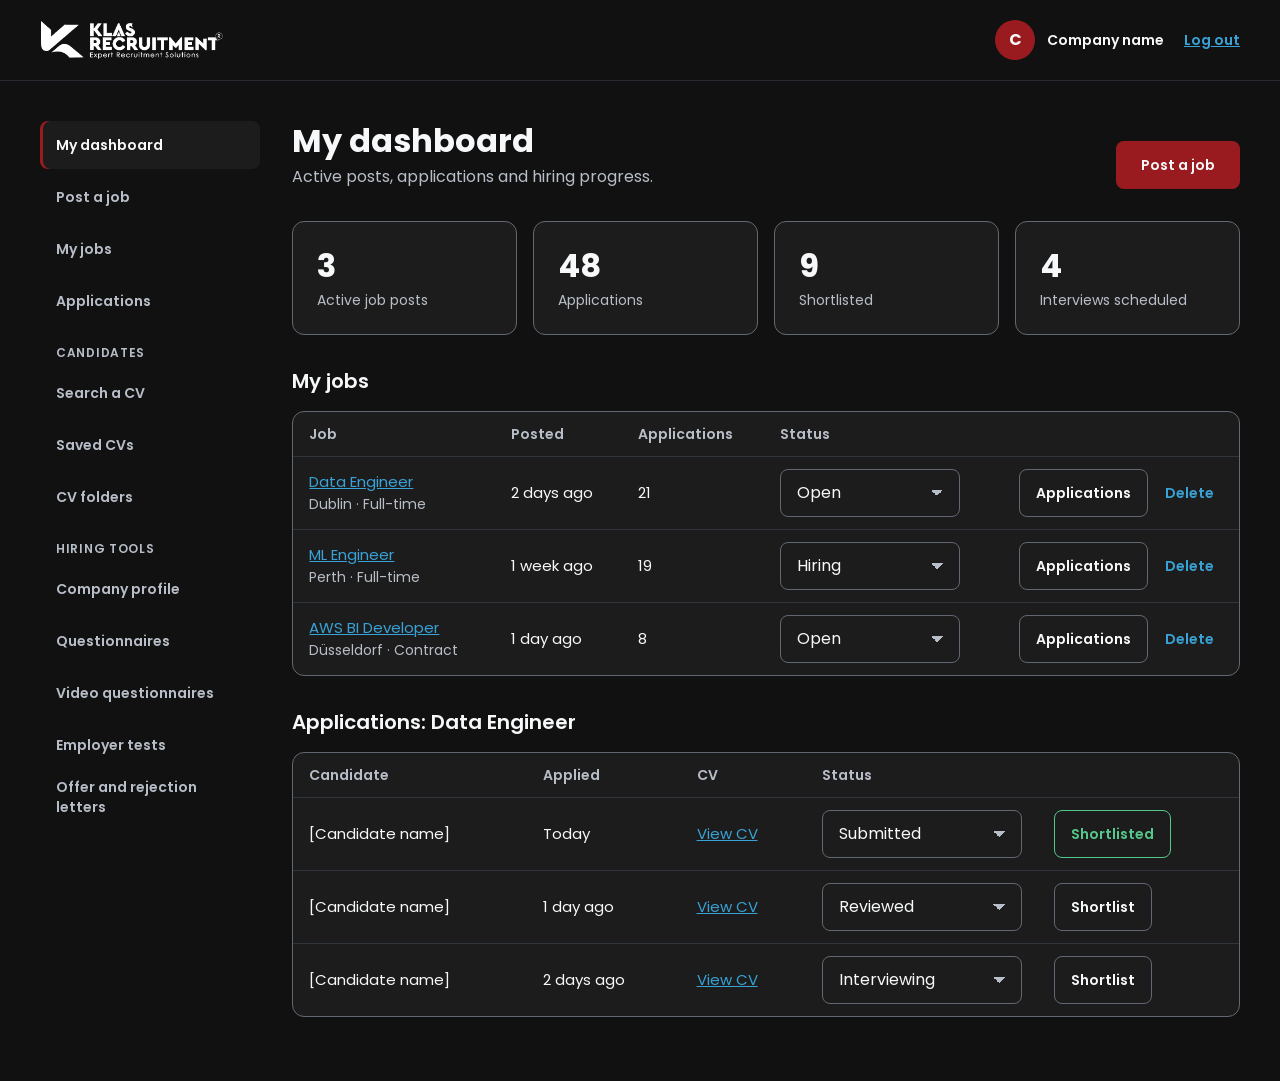
<file: recruiter.html>
<!doctype html>
<html lang="en">
<head>
<meta charset="utf-8">
<meta name="viewport" content="width=device-width, initial-scale=1">
<meta name="robots" content="noindex, nofollow">
<title>Recruiter dashboard — KLAS Recruitment</title>
<link rel="icon" type="image/png" href="assets/favicon.png">
<link rel="preconnect" href="https://fonts.googleapis.com">
<link rel="preconnect" href="https://fonts.gstatic.com" crossorigin>
<link rel="stylesheet" href="https://fonts.googleapis.com/css2?family=Poppins:wght@400;600;700&amp;display=swap">
<link rel="stylesheet" href="assets/tokens.css">
<link rel="stylesheet" href="assets/klas.css">
<style>
.klx,.br{display:contents}.br[hidden]{display:none}
body{margin:0}
.kl-nav{display:inline-flex;align-items:center;min-height:48px;padding:0 12px;border-radius:8px;font:600 14px/20px Poppins,Arial,sans-serif;text-decoration:none;color:#B8BEC8}
.kl-nav:hover{color:#F7F8FA;background:#1C1C1C}
.kl-nav.on{color:#F7F8FA;background:#1C1C1C;box-shadow:inset 0 -2px 0 #39A2D6}
.kl-nav:focus-visible{outline:2px solid #7DD3FC;outline-offset:2px}
body{margin:0}
.kl-flink{color:#B8BEC8;text-decoration:none;font-size:14px;line-height:20px;display:inline-block;padding:6px 0}
.kl-flink:hover{color:#F7F8FA;text-decoration:underline}
.kl-flink:focus-visible{outline:2px solid #7DD3FC;outline-offset:2px}
body{margin:0;background:#111111}
a{color:#39A2D6}a:hover{color:#7DD3FC}
a.kl-btn{text-decoration:none}
.wrap{box-sizing:border-box;max-width:1248px;margin:0 auto;padding:0 24px}
.side a{display:flex;align-items:center;min-height:48px;padding:0 16px;border-radius:8px;color:#B8BEC8;text-decoration:none;font:600 14px/20px Poppins,Arial,sans-serif}
.side a:hover{background:#1C1C1C;color:#F7F8FA}
.side a.on{background:#1C1C1C;color:#F7F8FA;box-shadow:inset 3px 0 0 #991B1F}
.side a:focus-visible{outline:2px solid #7DD3FC;outline-offset:2px}
.side h2{margin:16px 16px 4px;font:600 12px/16px Poppins,Arial,sans-serif;color:#B8BEC8;letter-spacing:.06em;text-transform:uppercase}
.box{box-sizing:border-box;padding:24px;border-radius:12px;background:#1C1C1C;border:1px solid #626873}
.stat{display:flex;flex-direction:column;gap:4px}
.stat b{font:700 32px/40px Poppins,Arial,sans-serif;color:#F7F8FA}
.stat span{font-size:14px;line-height:20px;color:#B8BEC8}
table{width:100%;border-collapse:collapse;min-width:760px}
th{text-align:left;font:600 14px/20px Poppins,Arial,sans-serif;color:#B8BEC8;padding:12px 16px;border-bottom:1px solid #30343B}
td{padding:12px 16px;border-bottom:1px solid #30343B;color:#F7F8FA;font-size:15px;line-height:22px;vertical-align:middle}
tr:last-child td{border-bottom:0}
@media (max-width:767px){.wrap{padding:0 16px}}
</style>
</head>
<body>
<div style="background: var(--background); color: var(--text); font-family: var(--font-sans); min-height: 100vh">
<header style="border-bottom: 1px solid #262930">
<div class="wrap" style="padding-top: 16px; padding-bottom: 16px; display: flex; flex-wrap: wrap; align-items: center; gap: 16px 32px">
<a href="index.html" aria-label="KLAS Recruitment home" style="display: flex; min-height: 48px; align-items: center"><img src="assets/klas-logo-white.png" alt="KLAS Recruitment" style="height: 40px; width: auto"></a>
<div style="flex: 1 1 240px"></div>
<div style="display: flex; align-items: center; gap: 12px">
<span aria-hidden="true" style="width: 40px; height: 40px; border-radius: 50%; background: #991B1F; color: #F7F8FA; display: flex; align-items: center; justify-content: center; font-weight: 700">C</span>
<span style="font-weight: 600; font-size: 14px">Company name</span>
<a href="index.html" style="font-size: 14px; font-weight: 600; min-height: 48px; display: inline-flex; align-items: center; padding-left: 8px">Log out</a>
</div>
</div>
</header>
<div class="wrap" style="padding-top: 40px; padding-bottom: 64px; display: flex; flex-wrap: wrap; gap: 32px; align-items: flex-start">
<nav class="side" aria-label="Recruiter" style="flex: 1 1 220px; max-width: 100%; display: flex; flex-direction: column; gap: 4px">
<a href="recruiter.html" class="on" aria-current="page">My dashboard</a>
<a href="post-job.html">Post a job</a>
<a href="#jobs">My jobs</a>
<a href="#applications">Applications</a>
<h2>Candidates</h2>
<a href="employers.html">Search a CV</a>
<a href="recruiter.html">Saved CVs</a>
<a href="recruiter.html">CV folders</a>
<h2>Hiring tools</h2>
<a href="recruiter.html">Company profile</a>
<a href="recruiter.html">Questionnaires</a>
<a href="recruiter.html">Video questionnaires</a>
<a href="recruiter.html">Employer tests</a>
<a href="recruiter.html">Offer and rejection letters</a>
</nav>
<main style="flex: 999 1 560px; min-width: 0; display: flex; flex-direction: column; gap: 32px">
<div style="display: flex; flex-wrap: wrap; justify-content: space-between; align-items: flex-end; gap: 16px">
<div>
<h1 style="margin: 0; font: 700 32px/40px var(--font-sans)">My dashboard</h1>
<p style="margin: 4px 0 0; color: var(--muted)">Active posts, applications and hiring progress.</p>
</div>
<a href="post-job.html" class="kl-btn kl-btn-recruiter">Post a job</a>
</div>

<div style="display: grid; grid-template-columns: repeat(auto-fit, minmax(180px, 1fr)); gap: 16px">
<div class="box stat"><b>3</b><span>Active job posts</span></div>
<div class="box stat"><b>48</b><span>Applications</span></div>
<div class="box stat"><b>9</b><span>Shortlisted</span></div>
<div class="box stat"><b>4</b><span>Interviews scheduled</span></div>
</div>

<section id="jobs" aria-labelledby="jobs-title" style="display: flex; flex-direction: column; gap: 16px">
<h2 id="jobs-title" style="margin: 0; font: 600 20px/28px var(--font-sans)">My jobs</h2>
<div class="box" style="padding: 0; overflow-x: auto">
<table>
<thead><tr><th scope="col">Job</th><th scope="col">Posted</th><th scope="col">Applications</th><th scope="col" style="width: 180px">Status</th><th scope="col"><span class="kl-sr">Actions</span></th></tr></thead>
<tbody>
<tr><td><a href="job.html">Data Engineer</a><br><span style="font-size: 14px; color: var(--muted)">Dublin · Full-time</span></td><td>2 days ago</td><td>21</td>
<td><div class="klx" data-c="Select" data-p="{&quot;label&quot;: &quot;Status for Data Engineer&quot;, &quot;hideLabel&quot;: true, &quot;options&quot;: [&quot;Open&quot;, &quot;Hiring&quot;, &quot;Closed&quot;], &quot;defaultValue&quot;: &quot;Open&quot;}"></div></td>
<td><div style="display: flex; gap: 8px; justify-content: flex-end"><a href="#applications" class="kl-btn kl-btn-secondary" style="padding: 0 16px">Applications</a><div class="klx" data-c="Button" data-p="{&quot;variant&quot;: &quot;link&quot;, &quot;aria-label&quot;: &quot;Delete Data Engineer&quot;}">Delete</div></div></td></tr>
<tr><td><a href="job.html">ML Engineer</a><br><span style="font-size: 14px; color: var(--muted)">Perth · Full-time</span></td><td>1 week ago</td><td>19</td>
<td><div class="klx" data-c="Select" data-p="{&quot;label&quot;: &quot;Status for ML Engineer&quot;, &quot;hideLabel&quot;: true, &quot;options&quot;: [&quot;Open&quot;, &quot;Hiring&quot;, &quot;Closed&quot;], &quot;defaultValue&quot;: &quot;Hiring&quot;}"></div></td>
<td><div style="display: flex; gap: 8px; justify-content: flex-end"><a href="#applications" class="kl-btn kl-btn-secondary" style="padding: 0 16px">Applications</a><div class="klx" data-c="Button" data-p="{&quot;variant&quot;: &quot;link&quot;, &quot;aria-label&quot;: &quot;Delete ML Engineer&quot;}">Delete</div></div></td></tr>
<tr><td><a href="job.html">AWS BI Developer</a><br><span style="font-size: 14px; color: var(--muted)">Düsseldorf · Contract</span></td><td>1 day ago</td><td>8</td>
<td><div class="klx" data-c="Select" data-p="{&quot;label&quot;: &quot;Status for AWS BI Developer&quot;, &quot;hideLabel&quot;: true, &quot;options&quot;: [&quot;Open&quot;, &quot;Hiring&quot;, &quot;Closed&quot;], &quot;defaultValue&quot;: &quot;Open&quot;}"></div></td>
<td><div style="display: flex; gap: 8px; justify-content: flex-end"><a href="#applications" class="kl-btn kl-btn-secondary" style="padding: 0 16px">Applications</a><div class="klx" data-c="Button" data-p="{&quot;variant&quot;: &quot;link&quot;, &quot;aria-label&quot;: &quot;Delete AWS BI Developer&quot;}">Delete</div></div></td></tr>
</tbody>
</table>
</div>
</section>

<section id="applications" aria-labelledby="apps-title" style="display: flex; flex-direction: column; gap: 16px">
<h2 id="apps-title" style="margin: 0; font: 600 20px/28px var(--font-sans)">Applications: Data Engineer</h2>
<div class="box" style="padding: 0; overflow-x: auto">
<table>
<thead><tr><th scope="col">Candidate</th><th scope="col">Applied</th><th scope="col">CV</th><th scope="col" style="width: 200px">Status</th><th scope="col"><span class="kl-sr">Shortlist</span></th></tr></thead>
<tbody>

<tr><td>[Candidate name]</td><td>Today</td><td><a href="recruiter.html">View CV</a></td>
<td><div class="klx" data-c="Select" data-p="{&quot;label&quot;: &quot;Status for candidate 1&quot;, &quot;hideLabel&quot;: true, &quot;options&quot;: [&quot;Submitted&quot;, &quot;Reviewed&quot;, &quot;Interviewing&quot;, &quot;Hired&quot;, &quot;Rejected&quot;], &quot;defaultValue&quot;: &quot;Submitted&quot;}"></div></td>
<td><button type="button" class="kl-btn kl-btn-secondary kl-btn-save" aria-pressed="true" data-action="shortlist" style="padding: 0 16px">Shortlisted</button></td></tr>

<tr><td>[Candidate name]</td><td>1 day ago</td><td><a href="recruiter.html">View CV</a></td>
<td><div class="klx" data-c="Select" data-p="{&quot;label&quot;: &quot;Status for candidate 2&quot;, &quot;hideLabel&quot;: true, &quot;options&quot;: [&quot;Submitted&quot;, &quot;Reviewed&quot;, &quot;Interviewing&quot;, &quot;Hired&quot;, &quot;Rejected&quot;], &quot;defaultValue&quot;: &quot;Reviewed&quot;}"></div></td>
<td><button type="button" class="kl-btn kl-btn-secondary kl-btn-save" aria-pressed="false" data-action="shortlist" style="padding: 0 16px">Shortlist</button></td></tr>

<tr><td>[Candidate name]</td><td>2 days ago</td><td><a href="recruiter.html">View CV</a></td>
<td><div class="klx" data-c="Select" data-p="{&quot;label&quot;: &quot;Status for candidate 3&quot;, &quot;hideLabel&quot;: true, &quot;options&quot;: [&quot;Submitted&quot;, &quot;Reviewed&quot;, &quot;Interviewing&quot;, &quot;Hired&quot;, &quot;Rejected&quot;], &quot;defaultValue&quot;: &quot;Interviewing&quot;}"></div></td>
<td><button type="button" class="kl-btn kl-btn-secondary kl-btn-save" aria-pressed="false" data-action="shortlist" style="padding: 0 16px">Shortlist</button></td></tr>

</tbody>
</table>
</div>
</section>
</main>
</div>
</div>
<script src="assets/react.production.min.js"></script>
<script src="assets/react-dom.production.min.js"></script>
<script src="assets/klas.js"></script>
<script src="assets/mount.js"></script>
<script>
document.querySelectorAll('[data-action="shortlist"]').forEach(function(b){
  b.addEventListener('click', function(){
    var on = b.getAttribute('aria-pressed') !== 'true';
    b.setAttribute('aria-pressed', on ? 'true' : 'false'); b.textContent = on ? 'Shortlisted' : 'Shortlist';
  });
});</script>
</body>
</html>
</file>
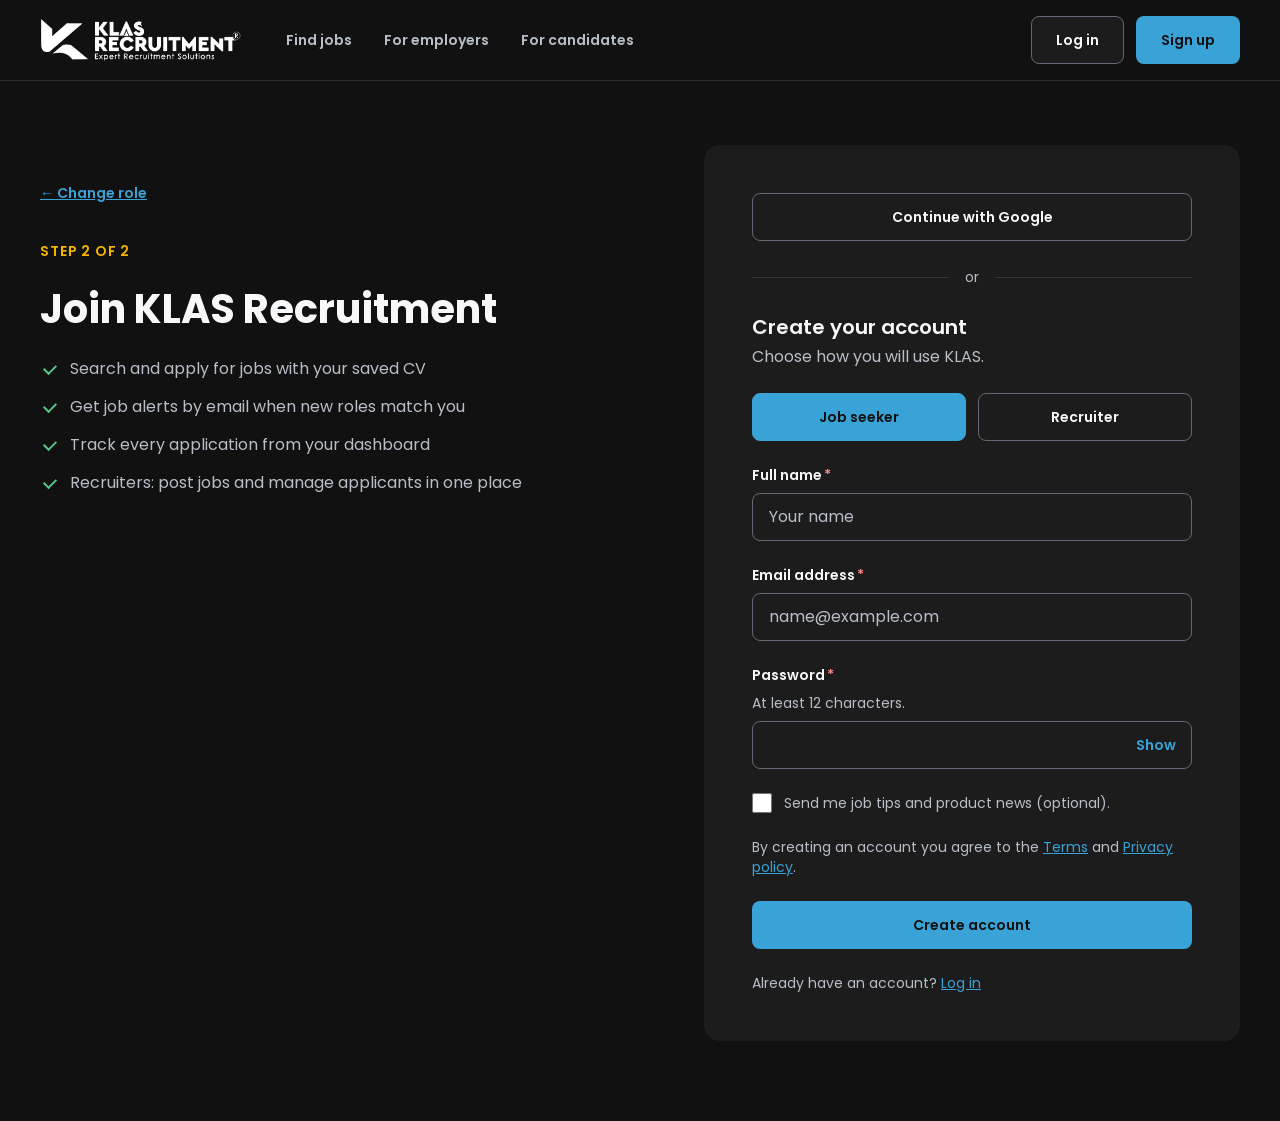
<file: sign-up.html>
<!doctype html>
<html lang="en">
<head>
<meta charset="utf-8">
<meta name="viewport" content="width=device-width, initial-scale=1">
<meta name="robots" content="noindex, nofollow">
<title>Create your account — KLAS Recruitment</title>
<link rel="icon" type="image/png" href="assets/favicon.png">
<link rel="preconnect" href="https://fonts.googleapis.com">
<link rel="preconnect" href="https://fonts.gstatic.com" crossorigin>
<link rel="stylesheet" href="https://fonts.googleapis.com/css2?family=Poppins:wght@400;600;700&amp;display=swap">
<link rel="stylesheet" href="assets/tokens.css">
<link rel="stylesheet" href="assets/klas.css">
<style>
.klx,.br{display:contents}.br[hidden]{display:none}
body{margin:0}
.kl-nav{display:inline-flex;align-items:center;min-height:48px;padding:0 12px;border-radius:8px;font:600 14px/20px Poppins,Arial,sans-serif;text-decoration:none;color:#B8BEC8}
.kl-nav:hover{color:#F7F8FA;background:#1C1C1C}
.kl-nav.on{color:#F7F8FA;background:#1C1C1C;box-shadow:inset 0 -2px 0 #39A2D6}
.kl-nav:focus-visible{outline:2px solid #7DD3FC;outline-offset:2px}
body{margin:0}
.kl-flink{color:#B8BEC8;text-decoration:none;font-size:14px;line-height:20px;display:inline-block;padding:6px 0}
.kl-flink:hover{color:#F7F8FA;text-decoration:underline}
.kl-flink:focus-visible{outline:2px solid #7DD3FC;outline-offset:2px}
body{margin:0;background:#111111}
a{color:#39A2D6}a:hover{color:#7DD3FC}
.wrap{box-sizing:border-box;max-width:1248px;margin:0 auto;padding:0 24px}
.ticks{margin:0;padding:0;list-style:none;display:flex;flex-direction:column;gap:14px}
.ticks li{color:#B8BEC8;padding-left:30px;position:relative}
.ticks li::before{content:"";position:absolute;left:4px;top:7px;width:10px;height:6px;border-left:2px solid #55C98B;border-bottom:2px solid #55C98B;transform:rotate(-45deg)}
@media (max-width:767px){.wrap{padding:0 16px}.panel{padding:24px !important}}
</style>
</head>
<body>
<div style="background: var(--background); color: var(--text); font-family: var(--font-sans); min-height: 100vh">
<header style="background: var(--background); border-bottom: 1px solid #262930; font-family: var(--font-sans); color: var(--text)">
<div style="box-sizing: border-box; max-width: 1248px; margin: 0 auto; padding: 16px 24px; display: flex; flex-wrap: wrap; align-items: center; gap: 16px 32px">
<a href="index.html" aria-label="KLAS Recruitment home" style="display: flex; align-items: center; min-height: 48px">
<img src="assets/klas-logo-white.png" alt="KLAS Recruitment — Expert Recruitment Solutions" style="height: 44px; width: auto; display: block">
</a>
<nav aria-label="Main" style="display: flex; flex-wrap: wrap; gap: 4px 8px; flex: 1 1 320px">
<a href="jobs.html" class="kl-nav">Find jobs</a>
<a href="employers.html" class="kl-nav">For employers</a>
<a href="candidates.html" class="kl-nav">For candidates</a>
</nav>
<div style="display: flex; gap: 12px; flex-wrap: wrap">
<a href="log-in.html" class="kl-btn kl-btn-secondary" style="text-decoration: none">Log in</a>
<a href="join.html" class="kl-btn kl-btn-primary" style="text-decoration: none">Sign up</a>
</div>
</div>
</header>
<main class="wrap" style="padding-top: 64px; padding-bottom: 80px; display: flex; flex-wrap: wrap; gap: 48px; align-items: flex-start">
<div style="flex: 1 1 380px; display: flex; flex-direction: column; gap: 24px; padding-top: 24px">
<a href="join.html" style="font-weight: 600; font-size: 14px; min-height: 48px; display: inline-flex; align-items: center; align-self: flex-start">← Change role</a>
<p style="margin: 0; font: 600 14px/20px var(--font-sans); color: var(--accent); letter-spacing: 0.06em; text-transform: uppercase">Step 2 of 2</p>
<h1 style="margin: 0; font: 700 40px/48px var(--font-sans)">Join KLAS Recruitment</h1>
<ul class="ticks">
<li>Search and apply for jobs with your saved CV</li>
<li>Get job alerts by email when new roles match you</li>
<li>Track every application from your dashboard</li>
<li>Recruiters: post jobs and manage applicants in one place</li>
</ul>
</div>
<div class="panel" style="flex: 1 1 440px; max-width: 536px; box-sizing: border-box; padding: 48px; border-radius: 16px; background: var(--surface); display: flex; flex-direction: column; gap: 24px">
<div class="klx" data-c="Button" data-p="{&quot;variant&quot;: &quot;secondary&quot;, &quot;block&quot;: true}">Continue with Google</div>
<div role="separator" aria-label="or" style="display: flex; align-items: center; gap: 16px; color: var(--muted); font-size: 14px">
<span style="flex: 1; height: 1px; background: #30343B"></span>or<span style="flex: 1; height: 1px; background: #30343B"></span>
</div>
<div class="klx" data-c="SignUpForm" data-p="{&quot;termsHref&quot;: &quot;index.html&quot;, &quot;privacyHref&quot;: &quot;index.html&quot;, &quot;loginHref&quot;: &quot;log-in.html&quot;}"></div>
</div>
</main>
</div>
<script src="assets/react.production.min.js"></script>
<script src="assets/react-dom.production.min.js"></script>
<script src="assets/klas.js"></script>
<script src="assets/mount.js"></script>

</body>
</html>
</file>
<file: assets/tokens.css>
/* KLAS — generated from tokens.json */
:root, [data-theme="dark"] {
  --background: #111111; /* Page canvas. The only ground KLAS ships; there is no light theme. */
  --surface: #1c1c1c; /* Cards, fields, hero and feature panels on `background`. */
  --surface-disabled: #30343b; /* Fill of disabled buttons and inputs. */
  --text: #f7f8fa; /* Headings and body copy on `background` (17.8:1) and `surface` (16.0:1). Also text on `recruiter` (7.8:1). */
  --muted: #b8bec8; /* Supporting text, placeholders, metadata and footers on `background` (10.1:1) and `surface` (9.1:1). */
  --text-disabled: #a6adb8; /* Label text on `surface-disabled` (5.5:1). */
  --border: #626873; /* 1px outlines of fields, cards and secondary buttons (3.4:1 on `background`, 3.0:1 on `surface`). */
  --primary: #39a2d6; /* Find, search and sign-up actions; the highlighted line of a display heading; job titles and text links on `background`/`surface` (5.9:1+). */
  --primary-hover: #2d91c5; /* Hover fill of `primary` buttons. */
  --on-primary: var(--background); /* Near-black label on `primary` (6.6:1) and `primary-hover` (5.4:1). */
  --accent: #f4b400; /* Job actions (View details), highlights and section eyebrows such as SYSTEM PRINCIPLES. */
  --accent-hover: #dfa300; /* Hover fill of `accent` buttons. */
  --on-accent: var(--background); /* Near-black label on `accent` (10.2:1) and `accent-hover` (8.4:1). */
  --recruiter: #991b1f; /* Recruiter actions only (Post a job). A fill, never text or an icon on the dark grounds (2.3:1 on `background`). Not the error colour. */
  --recruiter-hover: #83171b; /* Hover fill of `recruiter` buttons. */
  --on-recruiter: var(--text); /* Light label on `recruiter` (7.8:1) and `recruiter-hover` (9.4:1). */
  --success: #55c98b; /* Success messages and saved states on `surface` (8.2:1). Pair with a word or icon. */
  --warning: #f4b400; /* Warnings on `surface` (9.2:1). Same value as `accent`; always pair with a word or icon. */
  --error: #ff8b8b; /* Error text and the invalid field border on `background`/`surface` (7.6:1+). */
  --focus: #7dd3fc; /* 2px focus ring with 2px offset on every interactive element (10.2:1+ on both grounds). */
}
:root {
  --space-4: 4px; /* Icon-to-text gaps, hairline offsets. */
  --space-8: 8px; /* Label-to-field gap, gaps inside chips. */
  --space-12: 12px; /* Gaps between stacked meta lines. */
  --space-16: 16px; /* Button horizontal padding (min), mobile gutters, gaps between fields. */
  --space-24: 24px; /* Card padding and grid gaps; button padding (max); tablet gutters. */
  --space-32: 32px; /* Gap between a heading block and its content. */
  --space-48: 48px; /* Large in-section separations; control height. */
  --space-64: 64px; /* Section spacing on desktop. */
  --space-96: 96px; /* Hero top and bottom padding on desktop. */
  --section-space-mobile: 40px; /* Section spacing below 768px (off-scale, per the guide). */
  --gutter-mobile: 16px; /* Page side gutters below 768px. */
  --gutter-tablet: 24px; /* Page side gutters 768–1199px. */
  --container-max: 1200px; /* Max content width at 1200px and up (12-column grid). */
  --radius-control: 8px; /* Buttons, inputs, selects, toggles. */
  --radius-card: 12px; /* Job cards and listing cards. */
  --radius-panel: 16px; /* Feature panels: hero, sign-up panel. */
  --control-height: 48px; /* Minimum height of buttons, inputs and selects. */
  --icon-button: 48px; /* Width and height of icon-only actions. */
  --border-width: 1px; /* Every outline: fields, cards, secondary buttons. */
  --focus-ring-width: 2px; /* Focus ring thickness, drawn in `focus`. */
  --focus-ring-offset: 2px; /* Gap between an element and its focus ring. */
  --font-sans: Poppins, Arial, sans-serif;
  --text-display: 700 48px/56px var(--font-sans); /* Hero headline, one per page, desktop and tablet. */
  --text-display-mobile: 700 32px/40px var(--font-sans); /* Hero headline below 768px. */
  --text-section-heading: 700 32px/40px var(--font-sans); /* Section titles, desktop and tablet. */
  --text-section-heading-mobile: 700 26px/34px var(--font-sans); /* Section titles below 768px. */
  --text-card-heading: 600 20px/28px var(--font-sans); /* Job card titles, panel and form headings. */
  --text-body: 400 16px/24px var(--font-sans); /* Body copy, input values, card summaries. */
  --text-label: 600 14px/20px var(--font-sans); /* Field labels, button labels, eyebrows. */
}
.display {
  font-family: var(--font-sans);
  font-size: 48px;
  line-height: 56px;
  font-weight: 700;
  letter-spacing: 0;
}
.display-mobile {
  font-family: var(--font-sans);
  font-size: 32px;
  line-height: 40px;
  font-weight: 700;
  letter-spacing: 0;
}
.section-heading {
  font-family: var(--font-sans);
  font-size: 32px;
  line-height: 40px;
  font-weight: 700;
  letter-spacing: 0;
}
.section-heading-mobile {
  font-family: var(--font-sans);
  font-size: 26px;
  line-height: 34px;
  font-weight: 700;
  letter-spacing: 0;
}
.card-heading {
  font-family: var(--font-sans);
  font-size: 20px;
  line-height: 28px;
  font-weight: 600;
  letter-spacing: 0;
}
.body {
  font-family: var(--font-sans);
  font-size: 16px;
  line-height: 24px;
  font-weight: 400;
  letter-spacing: 0;
}
.label {
  font-family: var(--font-sans);
  font-size: 14px;
  line-height: 20px;
  font-weight: 600;
  letter-spacing: 0;
}
</file>
<file: assets/klas.css>
@import url('https://fonts.googleapis.com/css2?family=Poppins:wght@400;600;700&display=swap');

html { background: var(--background); }
body { margin: 0; background: var(--background); color: var(--text); font-family: var(--font-sans); font-size: 16px; line-height: 24px; }
.kl-row { display: flex; flex-wrap: wrap; gap: var(--space-16); align-items: flex-start; padding: var(--space-24); }
.kl-stack { display: flex; flex-direction: column; gap: var(--space-16); padding: var(--space-24); }

/* Button */
.kl-btn { box-sizing: border-box; min-height: var(--control-height); padding: 0 var(--space-24); border: var(--border-width) solid transparent; border-radius: var(--radius-control); font: 600 14px/20px var(--font-sans); cursor: pointer; white-space: nowrap; display: inline-flex; align-items: center; justify-content: center; gap: var(--space-8); transition: background-color 150ms ease, border-color 150ms ease, color 150ms ease; }
.kl-btn:focus-visible { outline: var(--focus-ring-width) solid var(--focus); outline-offset: var(--focus-ring-offset); }
.kl-btn:active:not(:disabled) { box-shadow: inset 0 2px 4px rgba(0, 0, 0, 0.35); }
.kl-btn-primary { background: var(--primary); color: var(--on-primary); }
.kl-btn-primary:hover:not(:disabled) { background: var(--primary-hover); }
.kl-btn-job { background: var(--accent); color: var(--on-accent); }
.kl-btn-job:hover:not(:disabled) { background: var(--accent-hover); }
.kl-btn-recruiter { background: var(--recruiter); color: var(--on-recruiter); }
.kl-btn-recruiter:hover:not(:disabled) { background: var(--recruiter-hover); }
.kl-btn-secondary { background: var(--surface); color: var(--text); border-color: var(--border); }
.kl-btn-secondary:hover:not(:disabled) { border-color: var(--muted); }
.kl-btn-link { background: transparent; color: var(--primary); padding: 0 var(--space-8); }
.kl-btn-link:hover:not(:disabled) { text-decoration: underline; }
.kl-btn:disabled, .kl-btn[aria-busy="true"] { cursor: not-allowed; }
.kl-btn:disabled { background: var(--surface-disabled); color: var(--text-disabled); border-color: transparent; }
.kl-btn-block { width: 100%; }
.kl-btn-icon { width: var(--icon-button); padding: 0; }
.kl-spinner { width: 16px; height: 16px; border-radius: 50%; border: 2px solid currentColor; border-right-color: transparent; animation: kl-spin 700ms linear infinite; }
@keyframes kl-spin { to { transform: rotate(360deg); } }

/* Fields */
.kl-field { display: flex; flex-direction: column; gap: var(--space-8); min-width: 0; }
.kl-label { font: 600 14px/20px var(--font-sans); color: var(--text); }
.kl-req { color: var(--error); margin-left: 2px; }
.kl-hint { font-size: 14px; line-height: 20px; color: var(--muted); margin: 0; }
.kl-error { font-size: 14px; line-height: 20px; color: var(--error); margin: 0; }
.kl-input, .kl-select { box-sizing: border-box; width: 100%; min-height: var(--control-height); padding: 0 var(--space-16); background: var(--surface); color: var(--text); border: var(--border-width) solid var(--border); border-radius: var(--radius-control); font: 400 16px/24px var(--font-sans); transition: border-color 150ms ease; }
.kl-input::placeholder { color: var(--muted); opacity: 1; }
.kl-input:focus-visible, .kl-select:focus-visible { outline: var(--focus-ring-width) solid var(--focus); outline-offset: var(--focus-ring-offset); border-color: var(--focus); }
.kl-input[aria-invalid="true"] { border-color: var(--error); }
.kl-input:disabled, .kl-select:disabled { background: var(--surface-disabled); color: var(--text-disabled); }
.kl-select { appearance: none; padding-right: 44px; cursor: pointer; background-image: linear-gradient(45deg, transparent 50%, #B8BEC8 50%), linear-gradient(135deg, #B8BEC8 50%, transparent 50%); background-position: calc(100% - 22px) 50%, calc(100% - 16px) 50%; background-size: 6px 6px; background-repeat: no-repeat; }
.kl-select.is-placeholder { color: var(--muted); }
.kl-pw { position: relative; }
.kl-pw .kl-input { padding-right: 72px; }
.kl-pw-toggle { position: absolute; right: 4px; top: 50%; transform: translateY(-50%); min-height: 40px; padding: 0 var(--space-12); background: transparent; border: 0; border-radius: var(--radius-control); color: var(--primary); font: 600 14px/20px var(--font-sans); cursor: pointer; }
.kl-pw-toggle:focus-visible { outline: var(--focus-ring-width) solid var(--focus); outline-offset: 0; }

/* Search bar */
.kl-search { display: flex; flex-direction: column; gap: var(--space-16); }
.kl-search-main { display: flex; gap: var(--space-16); }
.kl-search-main .kl-field { flex: 1; }
.kl-search-filters { display: flex; flex-wrap: wrap; gap: var(--space-16); align-items: center; }
.kl-search-filters .kl-field { flex: 1 1 200px; }
.kl-sr { position: absolute; width: 1px; height: 1px; overflow: hidden; clip: rect(0 0 0 0); white-space: nowrap; }
@media (max-width: 767px) { .kl-search-main { flex-direction: column; } .kl-search-filters { flex-direction: column; align-items: stretch; } }

/* Job card */
.kl-card { box-sizing: border-box; display: flex; flex-direction: column; gap: var(--space-12); padding: var(--space-24); background: var(--surface); border: var(--border-width) solid var(--border); border-radius: var(--radius-card); }
.kl-card-title { margin: 0; font: 600 20px/28px var(--font-sans); color: var(--primary); overflow-wrap: anywhere; }
.kl-card-meta { margin: 0; font-size: 14px; line-height: 20px; color: var(--muted); }
.kl-card-summary { margin: 0; color: var(--text); display: -webkit-box; -webkit-line-clamp: 3; -webkit-box-orient: vertical; overflow: hidden; }
.kl-card-actions { margin-top: auto; padding-top: var(--space-4); display: flex; gap: var(--space-12); }
.kl-card-actions .kl-btn { padding: 0 var(--space-16); }
.kl-card-actions .kl-btn-job { flex: 1; }
.kl-btn-save[aria-pressed="true"] { border-color: var(--success); color: var(--success); }
.kl-skel { background: var(--surface-disabled); border-radius: 4px; }

/* Account type switch */
.kl-switch { display: flex; gap: var(--space-12); border: 0; margin: 0; padding: 0; }
.kl-switch legend { padding: 0; margin-bottom: var(--space-8); }
.kl-switch-opt { flex: 1; position: relative; }
.kl-switch-opt input { position: absolute; opacity: 0; inset: 0; margin: 0; cursor: pointer; }
.kl-switch-opt span { box-sizing: border-box; display: flex; align-items: center; justify-content: center; min-height: var(--control-height); padding: 0 var(--space-16); border: var(--border-width) solid var(--border); border-radius: var(--radius-control); font: 600 14px/20px var(--font-sans); color: var(--text); background: var(--surface); transition: background-color 150ms ease, border-color 150ms ease; }
.kl-switch-opt input:checked + span { background: var(--primary); border-color: var(--primary); color: var(--on-primary); }
.kl-switch-opt input:focus-visible + span { outline: var(--focus-ring-width) solid var(--focus); outline-offset: var(--focus-ring-offset); }

/* Panels */
.kl-panel { box-sizing: border-box; background: var(--surface); border-radius: var(--radius-panel); padding: var(--space-48); }
.kl-hero h1 { margin: 0; font: 700 48px/56px var(--font-sans); color: var(--text); }
.kl-hero h1 em { font-style: normal; color: var(--primary); display: block; }
.kl-hero p { margin: var(--space-24) 0 0; color: var(--muted); max-width: 32em; }
.kl-hero-actions { margin-top: var(--space-32); display: flex; flex-wrap: wrap; gap: var(--space-16); }
.kl-hero-actions .kl-btn { min-width: 200px; justify-content: flex-start; }
@media (max-width: 767px) { .kl-panel { padding: var(--space-24); } .kl-hero h1 { font-size: 32px; line-height: 40px; } .kl-hero-actions .kl-btn { flex: 1 1 100%; } }

.kl-form { display: flex; flex-direction: column; gap: var(--space-24); max-width: 440px; }
.kl-form h2 { margin: 0; font: 600 20px/28px var(--font-sans); color: var(--text); }
.kl-form-sub { margin: var(--space-4) 0 0; color: var(--muted); }
.kl-check { display: flex; gap: var(--space-12); align-items: flex-start; font-size: 14px; line-height: 20px; color: var(--muted); }
.kl-check input { width: 20px; height: 20px; margin: 0; accent-color: var(--primary); }
.kl-small { margin: 0; font-size: 14px; line-height: 20px; color: var(--muted); }
.kl-small a, .kl-link { color: var(--primary); }
.kl-notice { padding: var(--space-16); border: var(--border-width) solid var(--border); border-radius: var(--radius-control); color: var(--text); }

@media (prefers-reduced-motion: reduce) { .kl-btn, .kl-input, .kl-select, .kl-switch-opt span { transition: none; } .kl-spinner { animation-duration: 2s; } }
</file>
